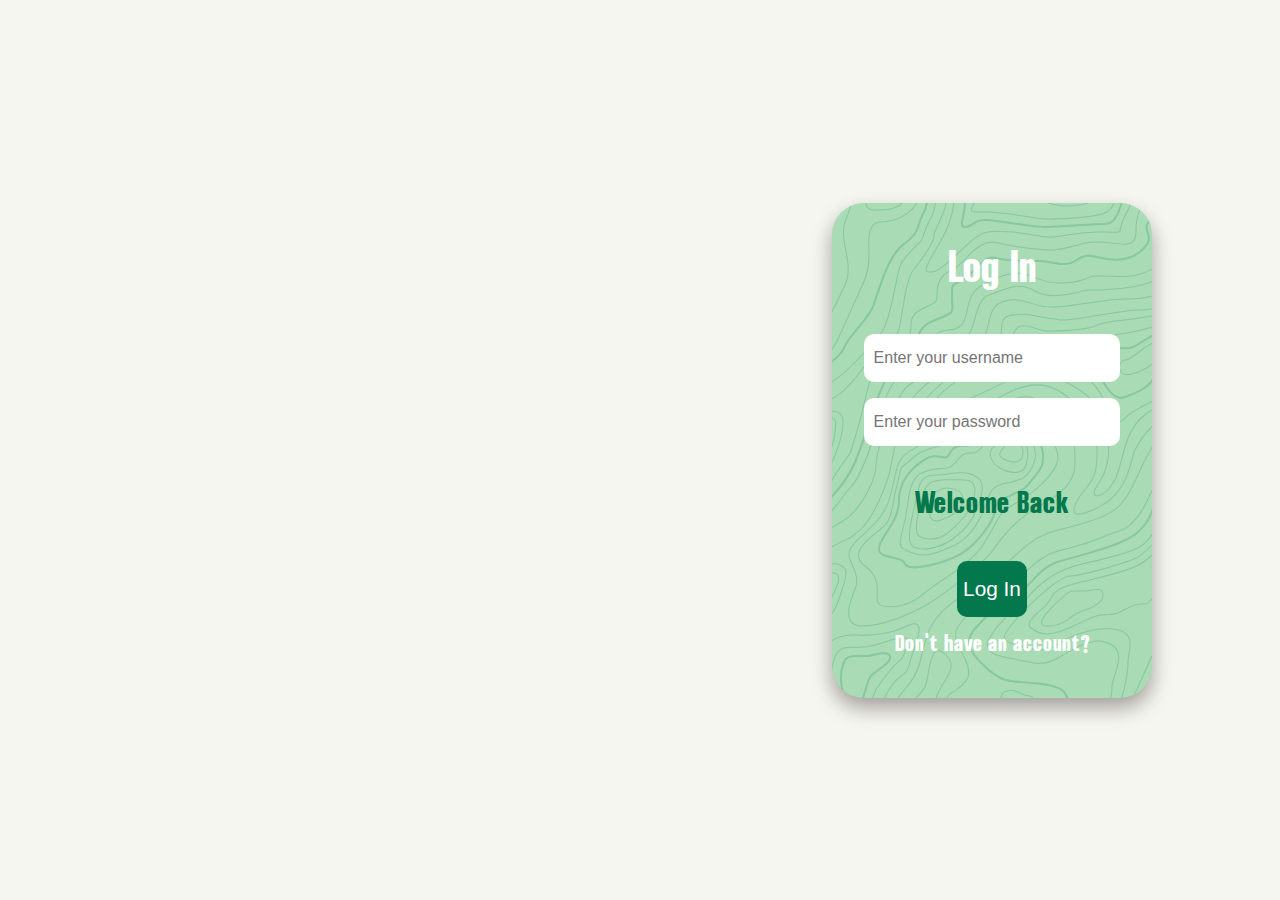
<file: index.html>
<html lang="en">
<head>
    <meta charset="UTF-8">
    <meta name="viewport" content="width=device-width, initial-scale=1.0">
    <title>Home</title>
    <link rel="stylesheet" href="style.css">
</head>
<body>

    <div id="wrapper">
    
        <div id="form" class="slideInLeft">

            <h1 class="transitionIn">Log In</h1>
            
                <div id="inputFields">
                    <input id="nameBox" type="text" class="inputBox" placeholder="Enter your username" required>
                    <input type="password" class="inputBox" id="password" placeholder="Enter your password" required>
                </div>

            <div><p id="counter">Welcome Back</p></div>

            <div id="EnterButtons">
                <button class="button" id="logIn">Log In</button>
                
                <p><a href="signUp.html">Don't have an account?</a></p>
            </div>

        </div>

    </div>

    <script src="index.js"></script>
</body>
</html>
</file>
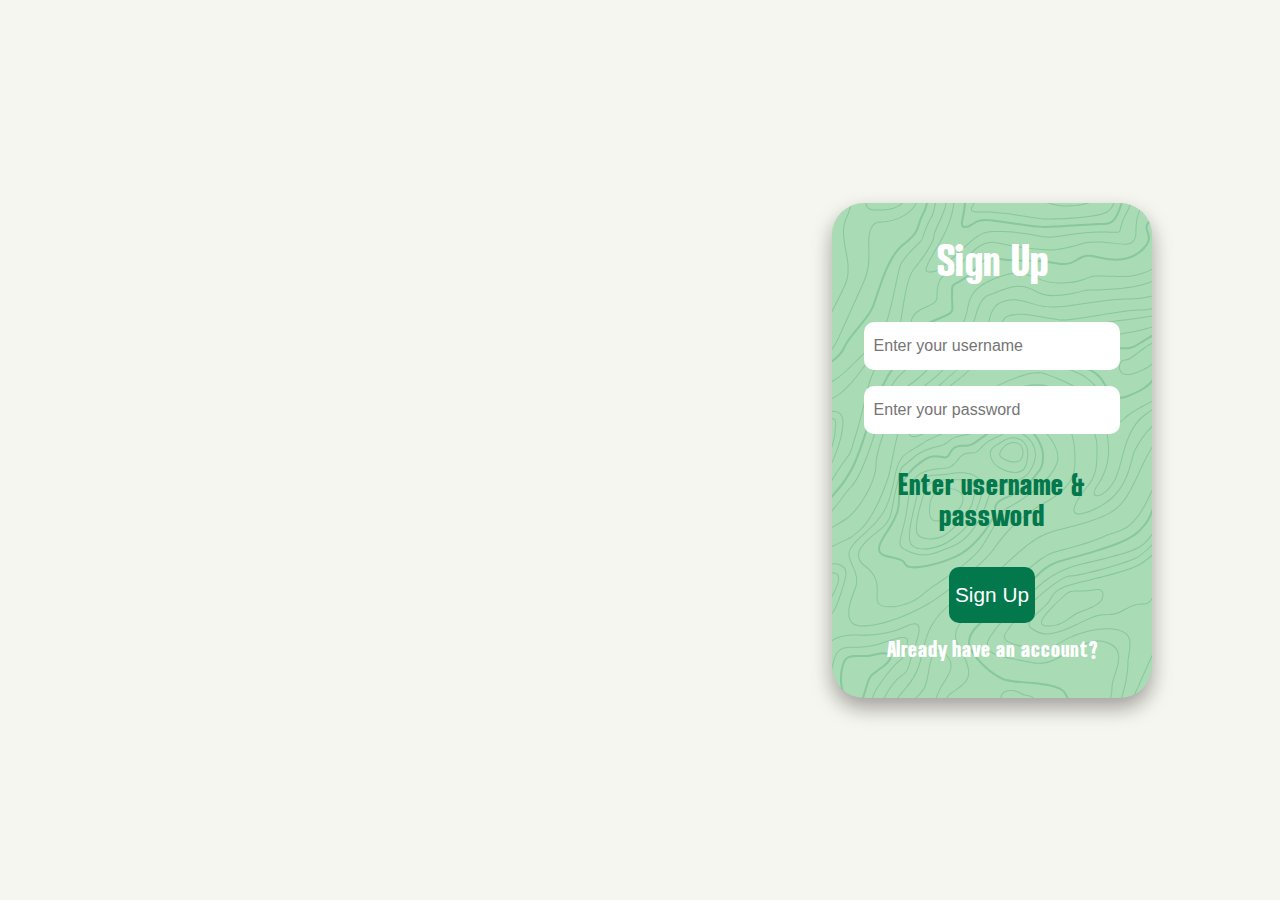
<file: signUp.html>
<html lang="en">
<head>
    <meta charset="UTF-8">
    <meta name="viewport" content="width=device-width, initial-scale=1.0">
    <title>sign Up</title>
    <link rel="stylesheet" href="style.css">
</head>
<body>

    <div id="wrapper">
    
        <div id="form" class="slideInLeft">

            <h1 class="transitionIn" >Sign Up</h1>
            
                <div id="inputFields">

                    <input id="nameBox" type="text" class="inputBox" placeholder="Enter your username" required>
                    <input type="password" class="inputBox" id="password" placeholder="Enter your password" required>

                </div>


                <div>
                    <p id="counter">Enter username & password</p>
                </div> 

                <div id="EnterButtons">

                    <button class="button" id="signUp">Sign Up</button>
                    <p><a href="index.html">Already have an account?</a></p>

                </div>
        </div>
    </div>
    <script src="index.js"></script>
</body>
</html>
</file>
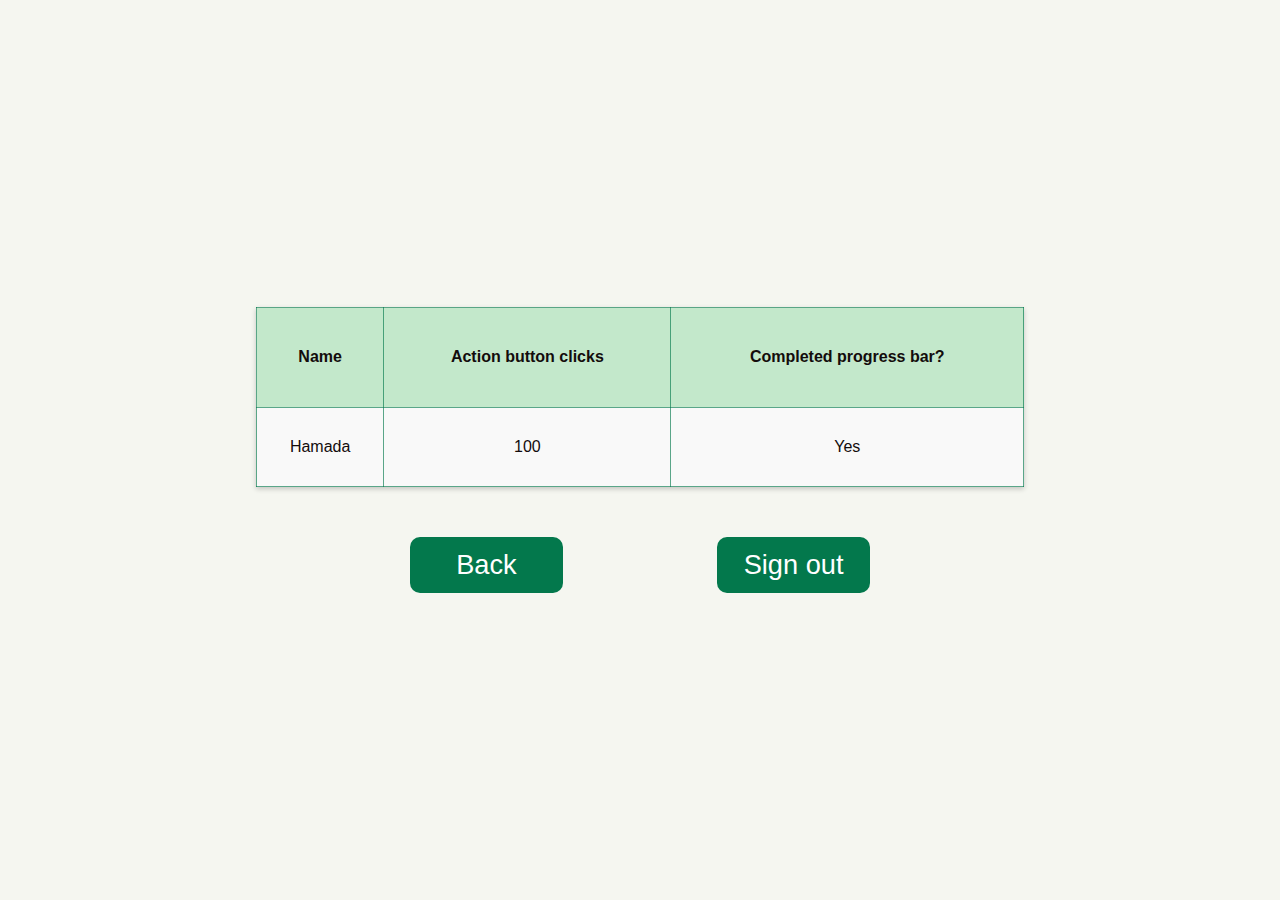
<file: table.html>
<!DOCTYPE html>
<html lang="en">
<head>
    <meta charset="UTF-8">
    <meta name="viewport" content="width=device-width, initial-scale=1.0">
    <title>User Information</title>
    <link rel="stylesheet" href="style.css">
</head>
<body id="tableInfo">


    <div id="tableContainer">

        <table class="user-info">
            <tr>
                <th>Name</th>
                <th>Action button clicks</th>
                <th>Completed progress bar?</th>
            </tr>
            <tr>
                <td id="tableName">Hamada</td>
                <td id="tableBtnClicks">100</td>
                <td id="tableProgressBar">Yes</td>
            </tr>
        </table>

        <div id="backBtn">
            <button class="button" id="trackerBtn">Back</button>
            <button class="button" id="signOut">Sign out</button>
        </div>
        
    </div>
    <script src="index.js"></script>
</body>
</html>
</file>
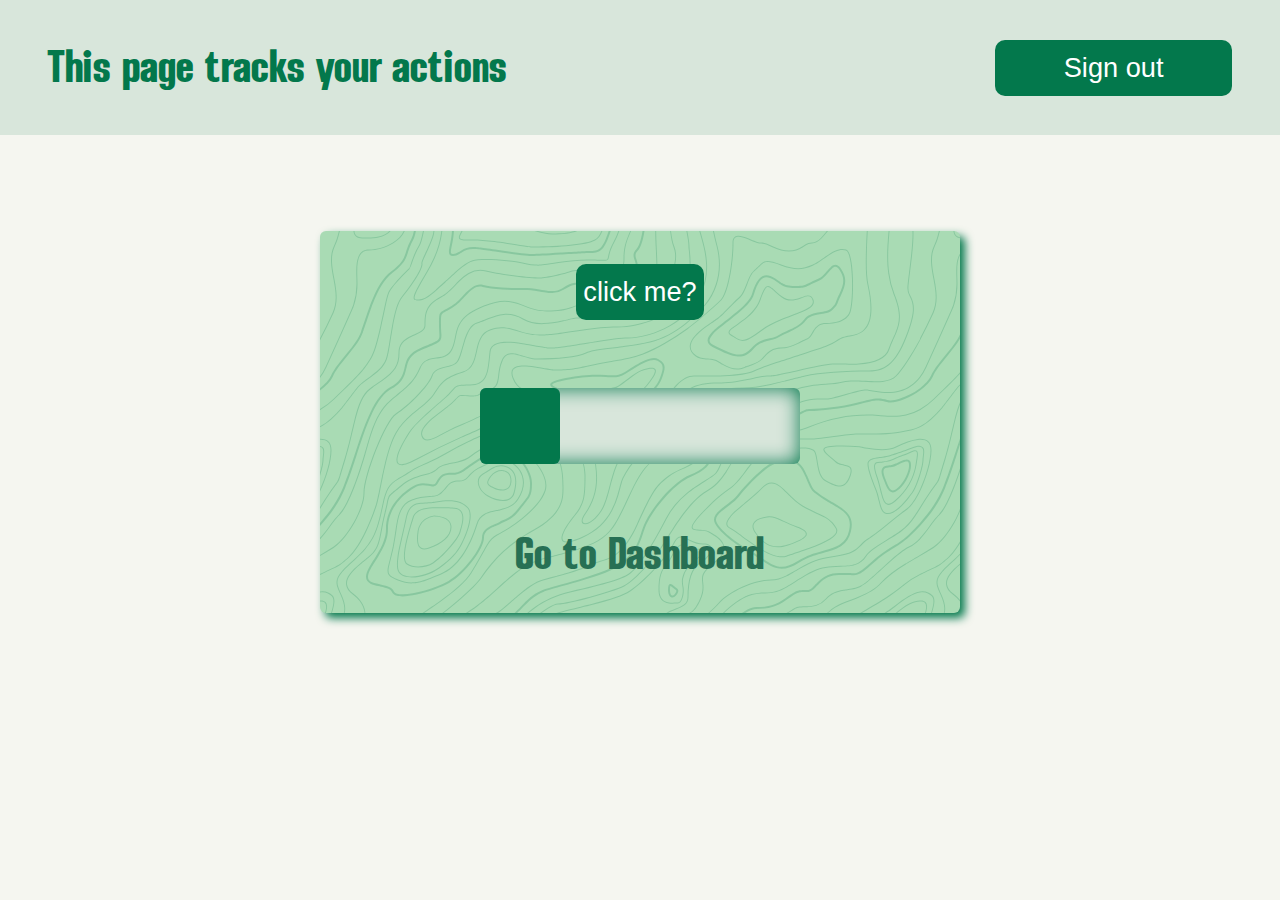
<file: tracker.html>
<!DOCTYPE html>
<html lang="en">
<head>
    <meta charset="UTF-8">
    <meta name="viewport" content="width=device-width, initial-scale=1.0">
    <title>Tracker</title>
    <link rel="stylesheet" href="style.css">
</head>
<body id="trackerPage">

    <header>

        <p id="headerP">This page tracks your actions</p>
        <button class="button" id="signOut">Sign out</button>

    </header>

    <div id="trackingBox">

        <div id="actionContent">

            <div id="trackBtns">

                <button class="button" id="actionBtn">click me?</button>

                <div id="progressBar">
                    <div id="fillBar">
                        <p id="barProgress"></p>
                    </div>
                </div>
                
                <p><a id="linkInfo" href="table.html">Go to Dashboard</a></p>
            </div>

        </div>
        
        <p id="counter" ></p>
        
    </div>
    <script src="index.js"></script>
</body>
</html>
</file>
<file: style.css>
* {
    box-sizing: border-box;
  }

@font-face {
    font-family: Qhineta;
    src:url(QhinetaRegular.ttf);
}

@keyframes transitionIn{
    from{
        opacity: 0;
        transform: rotateX(-10deg);
    }
    to{
        opacity: 1;
        transform: rotateX(0);
    }
}

html, body{
    overflow-x: hidden; 
    margin: 0;
    background-color: #f5f6f0;
    font-family: Qhineta, 'Segoe UI', Tahoma, Geneva, Verdana, sans-serif;;
    height: 100%;
}

#wrapper{
    display: flex;
    height: 100%;
    justify-content: flex-end;
    align-items: center; 
}

.button{
    background-color: #03784C;
    border: none;
    font-family:'Gill Sans', 'Gill Sans MT', Calibri, 'Trebuchet MS', sans-serif;
    border-radius: 10px;
    font-size: 1.3rem;
    min-width: 20%;
    min-height: 3.5rem;
    text-align: center;
    flex-shrink: 1;
    transition: all 0.3s;
}

.button:hover{
    cursor: pointer;
    background-color: #03633e;
    transform: translatey(-5px);
    box-shadow: inset 0px 0px 20px 0px #03ab6b, 0 5px 10px #024f31;
}

.inputBox{
    padding: 0.6em;
    font-family:'Segoe UI', Tahoma, Geneva, Verdana, sans-serif;
    border: none;
    outline: none;
    border-radius: 10px;
    min-height: 3rem;
    font-size: 1rem;
    color: #130c0c;
}

#linkInfo{
    font-size: 3rem;
    color: #277054;
    
}

#linkInfo:hover{
    color: #130c0c;
    text-decoration: underline;
}

p, .button, h1, a{
    color: #ffffff;
    font-weight: lighter;
}

#counter{
    text-align: center;
    padding: 0 2em;
    font-size: 2rem;
}

#barProgress{
    font-size: 2rem;
}

#form{
    display: flex;
    flex-direction: column;
    justify-content: space-evenly;
    width: 25%;
    height: 55%;
    border-radius: 2rem;
    background-color: #a9dbb4;
    background-image: url("data:image/svg+xml,%3Csvg xmlns='http://www.w3.org/2000/svg' width='600' height='600' viewBox='0 0 600 600'%3E%3Cpath fill='%2303784c' fill-opacity='0.2' d='M600 325.1v-1.17c-6.5 3.83-13.06 7.64-14.68 8.64-10.6 6.56-18.57 12.56-24.68 19.09-5.58 5.95-12.44 10.06-22.42 14.15-1.45.6-2.96 1.2-4.83 1.9l-4.75 1.82c-9.78 3.75-14.8 6.27-18.98 10.1-4.23 3.88-9.65 6.6-16.77 8.84-1.95.6-3.99 1.17-6.47 1.8l-6.14 1.53c-5.29 1.35-8.3 2.37-10.54 3.78-3.08 1.92-6.63 3.26-12.74 5.03a384.1 384.1 0 0 1-4.82 1.36c-2.04.58-3.6 1.04-5.17 1.52a110.03 110.03 0 0 0-11.2 4.05c-2.7 1.15-5.5 3.93-8.78 8.4a157.68 157.68 0 0 0-6.15 9.2c-5.75 9.07-7.58 11.74-10.24 14.51a50.97 50.97 0 0 1-4.6 4.22c-2.33 1.9-10.39 7.54-11.81 8.74a14.68 14.68 0 0 0-3.67 4.15c-1.24 2.3-1.9 4.57-2.78 8.87-2.17 10.61-3.52 14.81-8.2 22.1-4.07 6.33-6.8 9.88-9.83 12.99-.47.48-.95.96-1.5 1.48l-3.75 3.56c-1.67 1.6-3.18 3.12-4.86 4.9a42.44 42.44 0 0 0-9.89 16.94c-2.5 8.13-2.72 15.47-1.76 27.22.47 5.82.51 6.36.51 8.18 0 10.51.12 17.53.63 25.78.24 4.05.56 7.8.97 11.22h.9c-1.13-9.58-1.5-21.83-1.5-37 0-1.86-.04-2.4-.52-8.26-.94-11.63-.72-18.87 1.73-26.85a41.44 41.44 0 0 1 9.65-16.55c1.67-1.76 3.18-3.27 4.83-4.85.63-.6 3.13-2.96 3.75-3.57a71.6 71.6 0 0 0 1.52-1.5c3.09-3.16 5.86-6.76 9.96-13.15 4.77-7.42 6.15-11.71 8.34-22.44.86-4.21 1.5-6.4 2.68-8.6.68-1.25 1.79-2.48 3.43-3.86 1.38-1.15 9.43-6.8 11.8-8.72 1.71-1.4 3.26-2.81 4.7-4.3 2.72-2.85 4.56-5.54 10.36-14.67a156.9 156.9 0 0 1 6.1-9.15c3.2-4.33 5.9-7.01 8.37-8.07 3.5-1.5 7.06-2.77 11.1-4.02a233.84 233.84 0 0 1 7.6-2.2l2.38-.67c6.19-1.79 9.81-3.16 12.98-5.15 2.14-1.33 5.08-2.33 10.27-3.65l6.14-1.53c2.5-.63 4.55-1.2 6.52-1.82 7.24-2.27 12.79-5.06 17.15-9.05 4.05-3.72 9-6.2 18.66-9.9l4.75-1.82c1.87-.72 3.39-1.31 4.85-1.91 10.1-4.15 17.07-8.32 22.76-14.4 6.05-6.45 13.95-12.4 24.49-18.92 1.56-.96 7.82-4.6 14.15-8.33v-64.58c-4 8.15-8.52 14.85-12.7 17.9-2.51 1.82-5.38 4.02-9.04 6.92a1063.87 1063.87 0 0 0-6.23 4.98l-1.27 1.02a2309.25 2309.25 0 0 1-4.87 3.9c-7.55 6-12.9 10.05-17.61 13.19-3.1 2.06-3.86 2.78-8.06 7.13-5.84 6.07-11.72 8.62-29.15 10.95-11.3 1.5-20.04 4.91-30.75 11.07-1.65.94-7.27 4.27-6.97 4.1-2.7 1.58-4.69 2.69-6.64 3.66-5.63 2.8-10.47 4.17-15.71 4.17-17.13 0-41.44 11.51-51.63 22.83-12.05 13.4-31.42 27.7-45.25 31.16-7.4 1.85-11.85 7.05-14.04 14.69-1.26 4.4-1.58 8.28-1.58 13.82 0 .82.01.98.24 3.63.45 5.18.35 8.72-.77 13.26-1.53 6.2-4.89 12.6-10.59 19.43-13.87 16.65-22.88 46.58-22.88 71.68 0 2.39.02 4.26.06 8.75.12 10.8.1 15.8-.22 21.95-.56 11.18-2.09 20.73-5 29.3h-1.05c2.94-8.56 4.49-18.12 5.05-29.35.31-6.13.34-11.1.22-21.9-.04-4.48-.06-6.36-.06-8.75 0-25.32 9.07-55.47 23.12-72.32 5.6-6.72 8.88-12.99 10.38-19.03 1.09-4.4 1.18-7.85.74-12.93-.23-2.7-.24-2.86-.24-3.72 0-5.62.32-9.57 1.62-14.1 2.28-7.95 6.97-13.44 14.76-15.39 13.6-3.4 32.82-17.59 44.75-30.84C409 360.14 433.58 348.5 451 348.5c5.07 0 9.77-1.33 15.26-4.07 1.93-.96 3.9-2.05 6.58-3.62-.3.18 5.33-3.16 6.98-4.11 10.82-6.21 19.66-9.67 31.11-11.2 17.23-2.3 22.9-4.75 28.57-10.64 4.25-4.41 5.04-5.16 8.22-7.28 4.68-3.11 10.01-7.14 17.55-13.14a1113.33 1113.33 0 0 0 4.86-3.89l1.28-1.02a4668.54 4668.54 0 0 1 6.23-4.98c3.67-2.9 6.55-5.12 9.07-6.95 4.37-3.19 9.16-10.56 13.29-19.4v66.9zm0-116.23c-.62.01-1.27.06-1.95.13-6.13.63-13.83 3.45-21.83 7.45-3.64 1.82-8.46 2.67-14.17 2.71-4.7.04-9.72-.47-14.73-1.33-1.7-.3-3.26-.61-4.67-.93a31.55 31.55 0 0 0-3.55-.57 273.4 273.4 0 0 0-16.66-.88c-10.42-.16-17.2.74-17.97 2.73-.38.97.6 2.55 3.03 4.87 1.01.97 2.22 2.03 4.04 3.55a1746.07 1746.07 0 0 0 4.79 4.02c1.39 1.2 3.1 1.92 5.5 2.5.7.16.86.2 2.64.54 3.53.7 5.03 1.25 6.15 2.63 1.41 1.76 1.4 4.54-.15 8.88-2.44 6.83-5.72 10.05-10.19 10.33-3.63.23-7.6-1.29-14.52-5.06-4.53-2.47-6.82-7.3-8.32-15.26-.17-.87-.32-1.78-.5-2.86l-.43-2.76c-1.05-6.58-1.9-9.2-3.73-10.11-.81-.4-1.59-.74-2.36-1-2.27-.77-4.6-1.02-8.1-.92-2.29.07-14.7 1-13.77.93-20.55 1.37-28.8 5.05-37.09 14.99a133.07 133.07 0 0 0-4.25 5.44l-2.3 3.09-2.51 3.32c-4.1 5.36-7.06 8.48-10.39 11.12-.65.52-1.33 1.04-2.13 1.62l-4.11 2.94a106.8 106.8 0 0 0-5.16 3.99c-4.55 3.74-9.74 8.6-16.25 15.38-8.25 8.58-11.78 13.54-11.7 15.95.07 1.65 1.64 2.11 6.79 2.38 1.61.09 2.15.12 2.98.2 2.95.24 5.09.73 6.81 1.68 7.48 4.15 11.63 7.26 13.95 11.58 3.3 6.15.8 12.88-8.89 20.26-8.28 6.3-11.1 10.37-11.31 14.96-.06 1.17 0 1.93.26 4.43.69 6.47.25 10.65-2.8 17.42a44.23 44.23 0 0 1-4.16 7.53c-2.82 3.97-5.47 5.74-10.6 7.69-.43.16-3.34 1.23-4.27 1.59-1.8.68-3.38 1.36-5.01 2.14-4.18 2-8.4 4.6-13.1 8.24-8.44 6.51-13.23 14.56-15.98 25.06-1.1 4.2-1.55 6.81-2.8 15.21-1.26 8.6-2.17 12.64-4.08 16.55-2.1 4.28-11.93 26.59-12.97 28.88a382.7 382.7 0 0 1-6.37 13.41c-4.07 8.11-7.61 14.07-10.73 17.81-5.38 6.46-8.98 14.37-13.77 28.42a810.14 810.14 0 0 0-1.89 5.6c-1.8 5.35-2.96 8.6-4.26 11.85-6.13 15.32-25.43 26.31-46.46 26.31-11.2 0-20.58-2.74-31.02-8.55-5.6-3.13-4.55-2.42-22.26-14.54-14.33-9.8-17.7-10.73-20.47-6.9-.37.5-1.81 2.74-1.83 2.77a52.24 52.24 0 0 1-4.94 5.9c-.73.79-5.52 5.87-6.97 7.45-2.38 2.6-4.3 4.81-5.98 6.93a45.6 45.6 0 0 0-5.08 7.66c-1.29 2.57-1.9 5.25-2.66 10.6a997.6 997.6 0 0 1-.46 3.18h-1l.47-3.32c.77-5.45 1.4-8.2 2.75-10.9a46.54 46.54 0 0 1 5.2-7.84c1.7-2.14 3.63-4.38 6.03-6.98 1.45-1.59 6.24-6.68 6.96-7.46a51.58 51.58 0 0 0 4.84-5.78s1.47-2.26 1.86-2.8c3.25-4.5 7.08-3.44 21.84 6.67 17.67 12.08 16.62 11.38 22.19 14.48 10.3 5.73 19.5 8.43 30.53 8.43 20.65 0 39.57-10.77 45.54-25.69a219.7 219.7 0 0 0 4.24-11.8 6752.32 6752.32 0 0 0 1.88-5.6c4.83-14.16 8.47-22.14 13.96-28.73 3.05-3.66 6.56-9.57 10.6-17.61 1.97-3.93 4.04-8.31 6.35-13.38 1.03-2.28 10.88-24.61 12.98-28.91 1.85-3.79 2.75-7.76 4-16.25 1.24-8.44 1.7-11.07 2.81-15.32 2.8-10.7 7.71-18.94 16.33-25.6a73.18 73.18 0 0 1 13.29-8.35c1.66-.8 3.27-1.48 5.08-2.18.94-.36 3.86-1.43 4.28-1.59 4.95-1.88 7.44-3.55 10.14-7.33 1.35-1.9 2.68-4.3 4.06-7.37 2.97-6.58 3.39-10.59 2.72-16.9a27.13 27.13 0 0 1-.27-4.58c.22-4.94 3.21-9.24 11.7-15.7 9.33-7.11 11.66-13.34 8.62-19-2.2-4.09-6.25-7.12-13.55-11.17-1.57-.88-3.6-1.33-6.42-1.57-.8-.07-1.34-.1-2.95-.19-5.77-.3-7.63-.85-7.72-3.34-.1-2.81 3.5-7.87 11.97-16.69 6.53-6.8 11.75-11.69 16.33-15.45 1.79-1.47 3.42-2.72 5.2-4.03l4.12-2.94c.79-.58 1.46-1.08 2.1-1.59 3.26-2.6 6.16-5.65 10.21-10.94a383.2 383.2 0 0 0 2.5-3.32l2.31-3.09c1.8-2.39 3.04-4 4.29-5.48 8.47-10.17 16.98-13.96 37.27-15.3-.44.02 12-.9 14.32-.98 3.62-.1 6.05.16 8.46.98.8.27 1.62.62 2.47 1.04 2.27 1.14 3.17 3.87 4.27 10.85l.44 2.76c.17 1.07.33 1.97.5 2.83 1.44 7.69 3.62 12.29 7.8 14.57 6.76 3.68 10.6 5.15 13.99 4.94 4-.25 6.99-3.17 9.3-9.67 1.45-4.04 1.46-6.49.32-7.92-.9-1.12-2.28-1.62-5.57-2.27a55.8 55.8 0 0 1-2.67-.55c-2.54-.6-4.39-1.4-5.93-2.71a252.63 252.63 0 0 0-4.78-4.01 84.35 84.35 0 0 1-4.08-3.6c-2.73-2.6-3.86-4.43-3.28-5.95 1.02-2.64 7.82-3.54 18.93-3.37a230.56 230.56 0 0 1 16.73.88c2.76.39 3.2.49 3.68.6 1.4.3 2.95.62 4.62.91a82.9 82.9 0 0 0 14.56 1.32c5.56-.04 10.24-.86 13.73-2.6 8.1-4.05 15.89-6.9 22.17-7.56.7-.07 1.4-.11 2.05-.13v1zm0-100.94v1.5c-8.62 16.05-17.27 29.55-23.65 35.92-3.19 3.2-7.62 4.9-13.54 5.56-4.45.48-8.28.4-19.18-.2-9.91-.55-15.32-.44-20.52.78a84.05 84.05 0 0 1-15 2.11l-2.25.14c-12.49.75-19.37 1.78-32.72 5.74-4.5 1.33-9.27 2.49-14.3 3.48a246.27 246.27 0 0 1-32.6 3.97c-7.56.45-13.21.57-20.24.57-5.4 0-11.9 1.61-18 5.18-8.3 4.87-15.06 12.87-19.53 24.5a68.57 68.57 0 0 1-4.56 9.8c-3.6 6.2-6.92 8.99-13.38 12.18l-4.03 1.96a64.48 64.48 0 0 0-15.16 10.25c-8.2 7.33-13.72 16.63-22.54 35.6l-2.08 4.49c-7.3 15.7-11.5 23.3-17.35 29.87-7.7 8.66-20.25 14.42-40.31 20.08-4.37 1.23-19.04 5.08-19.24 5.13-6.92 1.87-11.68 3.34-15.63 4.92-10.55 4.22-18.71 10.52-36.38 26.52l-1.7 1.54c-8.58 7.76-13.41 11.9-18.81 15.88-3.95 2.9-8 5.67-12.97 8.91-2.06 1.34-10.3 6.6-12.33 7.94-11.52 7.5-18.53 13.04-24.62 20.08a62.01 62.01 0 0 0-6.44 8.85c-4.13 6.91-6.27 13.15-9.2 25.11l-1.54 6.26c-.6 2.45-1.15 4.54-1.72 6.58-2.97 10.7-6.9 17.36-14.78 26.91L69.6 491a148.51 148.51 0 0 0-4.19 5.3 23.9 23.9 0 0 0-3.44 6.28c-1.16 3.23-1.52 5.9-1.87 11.94-.58 10.05-1.42 15.04-4.63 22.67-1.57 3.72-5.66 14.02-6.41 15.8a73.46 73.46 0 0 1-3.57 7.4c-2.88 5.14-6.71 10.12-13.12 16.95-5.96 6.36-8.87 10.9-10.61 16a56.88 56.88 0 0 0-1.38 4.82l-.46 1.84h-1.03l.52-2.08c.52-2.09.92-3.49 1.4-4.9 1.8-5.25 4.78-9.9 10.84-16.36 6.35-6.78 10.13-11.7 12.97-16.77a72.5 72.5 0 0 0 3.52-7.29c.75-1.76 4.84-12.06 6.4-15.8 3.17-7.5 3.99-12.4 4.56-22.33.35-6.14.72-8.88 1.93-12.23a24.9 24.9 0 0 1 3.58-6.54c1.27-1.7 2.6-3.37 4.22-5.34l4.11-4.95c7.8-9.46 11.66-16 14.59-26.54.56-2.04 1.1-4.12 1.71-6.56l1.53-6.26c2.96-12.04 5.13-18.36 9.32-25.39 1.84-3.08 4-6.05 6.54-8.99 6.17-7.12 13.24-12.7 24.83-20.26 2.05-1.33 10.28-6.6 12.33-7.94 4.96-3.22 9-5.98 12.92-8.87 5.37-3.95 10.19-8.08 18.74-15.82l1.7-1.54c17.76-16.09 25.98-22.43 36.67-26.7 4-1.6 8.8-3.09 15.75-4.96.21-.06 14.87-3.9 19.22-5.13 19.9-5.61 32.32-11.31 39.85-19.78 5.76-6.48 9.93-14.02 17.18-29.64l2.09-4.5c8.87-19.07 14.44-28.46 22.77-35.9a65.48 65.48 0 0 1 15.38-10.4l4.04-1.97c6.3-3.1 9.47-5.77 12.96-11.77a67.6 67.6 0 0 0 4.48-9.67c4.56-11.84 11.47-20.02 19.97-25 6.25-3.66 12.93-5.32 18.5-5.32 7.01 0 12.65-.12 20.17-.57a245.3 245.3 0 0 0 32.47-3.96c5-.98 9.75-2.13 14.22-3.45 13.43-3.98 20.38-5.02 32.94-5.78l2.24-.14c5.76-.37 9.8-.9 14.85-2.09 5.31-1.25 10.79-1.35 22.6-.7 9.04.5 12.84.58 17.21.1 5.71-.62 9.94-2.26 12.95-5.26 6.44-6.45 15.3-20.37 24.35-36.72zm0 450.21c-1.28-4.6-2.2-10.55-3.33-20.25l-.24-2.04-.23-2.03c-1.82-15.7-3.07-21.98-5.55-24.47-2.46-2.46-3.04-5.03-2.52-8.64.1-.6.18-1.1.39-2.15.69-3.54.77-5.04.08-6.84-.91-2.38-3.31-4.41-7.79-6.26-5.08-2.09-6.52-4.84-4.89-8.44.66-1.45 1.79-3.02 3.52-5.01 1.04-1.2 5.48-5.96 5.08-5.53 6.15-6.7 8.98-11.34 8.98-16.48a15.2 15.2 0 0 1 6.5-12.89v1.26a14.17 14.17 0 0 0-5.5 11.63c0 5.47-2.93 10.29-9.24 17.16.38-.42-4.04 4.33-5.07 5.5-1.67 1.93-2.75 3.43-3.36 4.77-1.37 3.04-.23 5.22 4.36 7.1 4.71 1.95 7.32 4.16 8.34 6.83.78 2.04.7 3.67-.03 7.4-.2 1.03-.3 1.51-.38 2.09-.48 3.33.03 5.59 2.23 7.8 2.74 2.74 3.98 8.96 5.84 25.06l.24 2.03.23 2.04c.82 7.01 1.53 12.06 2.34 16.03v4.33zm0-62.16c-1.4-3.13-4.43-9.9-4.95-11.17-1.02-2.53-1.25-3.8-.91-5.18.2-.84 2.05-4.68 2.32-5.33a70.79 70.79 0 0 0 3.54-11.2v3.99a62.82 62.82 0 0 1-2.62 7.6c-.31.75-2.09 4.46-2.27 5.18-.28 1.12-.08 2.22.87 4.57.41 1.02 2.5 5.7 4.02 9.09v2.45zm0-85.09c-1.65 1.66-3.66 2.9-6.4 4.13-.25.1-13.97 5.47-20.4 8.43-9.35 4.32-16.7 5.9-23.03 5.25-5.08-.53-9.02-2.25-14.77-5.92l-3.2-2.07a77.4 77.4 0 0 0-5.44-3.27c-4.05-2.18-3.25-5.8 1.47-10.47 3.71-3.68 9.6-7.93 18.73-13.8l4.46-2.82c17.95-11.33 18.22-11.5 22.27-14.74 11.25-9 19.69-14.02 26.31-15.1v1.02c-6.37 1.1-14.62 6-25.69 14.86-4.1 3.28-4.34 3.44-22.36 14.8a652.4 652.4 0 0 0-4.45 2.83c-9.07 5.83-14.92 10.05-18.57 13.66-4.31 4.28-4.95 7.13-1.7 8.88 1.7.91 3.29 1.88 5.5 3.3l3.2 2.08c5.64 3.59 9.45 5.25 14.34 5.76 6.13.64 13.32-.9 22.52-5.15 6.46-2.98 20.18-8.35 20.4-8.44 3.04-1.37 5.1-2.71 6.81-4.69v1.47zm0-41.37v1c-6.56.26-12.11 3.13-19.71 9.08l-4.63 3.68a51.87 51.87 0 0 1-4.4 3.14c-.82.52-5.51 3.33-6.22 3.76-3.31 2-6.15 3.8-8.87 5.6a112.61 112.61 0 0 0-8.16 5.92c-4.61 3.72-7.4 6.9-7.97 9.35-.63 2.67 1.48 4.53 7.05 5.46 10.7 1.78 20.92-.05 30.45-4.65a61.96 61.96 0 0 0 17.1-12.2 41.8 41.8 0 0 0 5.36-7.42v1.92a38.94 38.94 0 0 1-4.64 6.19 62.95 62.95 0 0 1-17.39 12.41c-9.7 4.68-20.13 6.55-31.05 4.73-6.06-1-8.65-3.29-7.85-6.67.64-2.74 3.53-6.05 8.31-9.9 2.35-1.9 5.1-3.88 8.24-5.97 2.73-1.82 5.58-3.61 8.9-5.62.72-.44 5.4-3.24 6.22-3.75 1.26-.8 2.6-1.76 4.3-3.09.8-.62 3.9-3.1 4.63-3.67 7.77-6.1 13.49-9.04 20.33-9.3zm0-154.6v1c-1.75-.24-4.3.23-7.82 1.55-10.01 3.75-13.8 5.07-19.15 6.76-1.78.56-2.63.83-3.87 1.24-1.48.5-3.16.76-6.74 1.16a1550.34 1550.34 0 0 0-2.64.3c-7.8.94-11.28 2.47-11.28 6.07 0 4.45 2.89 13.18 7.96 25.81a57.34 57.34 0 0 1 2.33 7.6 258.32 258.32 0 0 1 .84 3.46c1.86 7.62 3.17 10.71 5.56 11.67 2.21.88 4.7.6 7.47-.72 3.48-1.69 7.22-4.94 11.2-9.47 1.52-1.7 2.97-3.49 4.59-5.57l3.16-4.1c2.59-3.23 6.07-12.21 8.39-20.23v3.45c-2.29 7.2-5.27 14.5-7.61 17.41-.44.55-2.67 3.46-3.15 4.09-1.63 2.1-3.1 3.9-4.62 5.62-4.08 4.61-7.9 7.94-11.53 9.7-2.99 1.44-5.77 1.75-8.28.74-2.84-1.13-4.2-4.34-6.15-12.35a2097.48 2097.48 0 0 1-.84-3.46c-.8-3.2-1.47-5.45-2.28-7.46-5.14-12.8-8.04-21.55-8.04-26.19 0-4.37 3.84-6.06 12.16-7.07a160.9 160.9 0 0 1 2.65-.3c3.5-.39 5.15-.64 6.53-1.1 1.26-.42 2.1-.7 3.88-1.26 5.34-1.68 9.11-3 19.1-6.74 3.53-1.32 6.22-1.84 8.18-1.61zM0 292c10.13-11.31 18.13-23.2 23.07-35.39 3.3-8.14 6.09-16.12 10.81-30.55l1.59-4.84c6.53-19.94 10.11-29.82 14.77-39.56 6.07-12.72 12.55-21.18 20.27-25.54 6.66-3.76 10.2-7.86 12.22-13.15a46.6 46.6 0 0 0 1.86-6.58c1.23-5.2 2.05-7.59 3.93-10.36 2.45-3.62 6.27-6.53 12.1-8.96 15.78-6.58 16.73-7.04 18.05-9.01.65-.98.83-2.15.74-4.51-.03-.73-.23-3.82-.24-4A93.8 93.8 0 0 1 119 94c0-10.04.18-11.37 2.37-13.15.52-.42 1.13-.8 2.07-1.3.27-.14 2.18-1.12 2.84-1.48a68.4 68.4 0 0 0 9.12-5.87c2.06-1.54 2.64-2.14 8.01-7.93 3.78-4.09 6.21-6.36 8.96-8.12 3.64-2.33 7.2-3.12 10.9-2.11 4.4 1.2 10.81 2 18.78 2.46 6.9.4 12.9.5 21.95.5 4.87 0 8.97.47 15.4 1.57 7.77 1.33 9.3 1.54 12.38 1.54 4.05 0 7.43-.88 10.68-2.95 5.06-3.22 8.11-4.67 11.2-5.2 3.62-.64 4.77-.46 16.55 2.06 17.26 3.7 30.85 1.36 41.06-9.7 5.1-5.53 5.48-8.9 3.48-14.8-.83-2.42-1.03-3.1-1.17-4.3-.29-2.52.5-4.71 2.71-6.93 2.65-2.65 4.72-9.17 6.22-18.29h2.03c-1.56 9.71-3.77 16.65-6.83 19.7-1.79 1.8-2.36 3.39-2.14 5.28.11 1 .3 1.63 1.07 3.9 2.22 6.53 1.76 10.66-3.9 16.8-10.77 11.66-25.07 14.13-42.95 10.3-11.42-2.45-12.55-2.62-15.78-2.06-2.77.48-5.62 1.84-10.47 4.92a20.93 20.93 0 0 1-11.76 3.27c-3.25 0-4.81-.22-12.73-1.57C212.74 59.46 208.73 59 204 59c-9.1 0-15.11-.1-22.07-.5-8.09-.47-14.62-1.29-19.2-2.54-5.62-1.53-10.17 1.38-17.85 9.66-5.5 5.94-6.08 6.53-8.28 8.18a70.38 70.38 0 0 1-9.38 6.03c-.68.37-2.58 1.35-2.84 1.49-.84.44-1.35.76-1.75 1.08C121.16 83.6 121 84.8 121 94c0 1.85.06 3.54.17 5.44 0 .17.2 3.28.24 4.03.1 2.75-.13 4.29-1.08 5.71-1.67 2.5-2.27 2.8-18.95 9.74-5.48 2.29-8.99 4.96-11.2 8.24-1.71 2.51-2.47 4.73-3.64 9.7-.83 3.5-1.21 4.92-1.94 6.83-2.18 5.73-6.05 10.19-13.1 14.18-7.3 4.12-13.55 12.28-19.46 24.66-4.6 9.64-8.17 19.46-14.67 39.32l-1.58 4.84c-4.75 14.47-7.54 22.48-10.86 30.69-5.28 13.01-13.95 25.65-24.93 37.6v-2.97zm0 78v-.5l1-.01c6.32 0 7.47 5.2 4.6 13.36a60.36 60.36 0 0 1-5.6 11.3v-1.92a57.76 57.76 0 0 0 4.65-9.72c2.69-7.6 1.71-12.02-3.65-12.02-.34 0-.67 0-1 .02v-46.59a340.96 340.96 0 0 0 13.71-8.34c13.66-9.46 29.79-37.6 29.79-53.59 0-18.1 21.57-72.64 32.23-79.42 12.71-8.09 32.24-27.96 35.8-37.75 1.93-5.3 5.5-7.27 14.42-9.37 6.15-1.44 8.64-2.42 10.67-4.79 1.5-1.74 2.72-4.79 4.33-10.3.23-.78 1.9-6.68 2.43-8.46 3.62-12.08 7.3-18.49 13.47-20.39 2.5-.76 3.03-.98 9.74-3.7 7.49-3.03 11.97-4.43 17.12-4.92 6.75-.65 13.13.75 19.55 4.67 5.43 3.32 12.19 4.72 20.17 4.56 6.03-.12 12.2-1.07 19.83-2.8 1.82-.4 7.38-1.74 8.26-1.94 2.69-.6 4.34-.89 5.48-.89 4.97 0 8.93-.05 14.2-.27 7.9-.32 15.56-.92 22.75-1.88 8.5-1.14 15.9-2.73 21.88-4.82 18.9-6.62 32.64-18.3 33.67-27.59.29-2.56.4-2.96 2.79-11.11 2.33-7.95 3.21-12.93 2.72-18.23-.2-2.24-.69-4.38-1.48-6.42-1.5-3.92-2.63-9.4-3.43-16.18h.9c.77 6.47 1.89 11.72 3.47 15.82a24.93 24.93 0 0 1 1.54 6.69c.5 5.46-.4 10.54-2.77 18.6-2.36 8.06-2.47 8.47-2.74 10.95-1.09 9.75-15.1 21.68-34.33 28.41-6.06 2.12-13.52 3.72-22.09 4.87-7.22.96-14.92 1.57-22.83 1.89-5.3.21-9.27.27-14.25.27-1.04 0-2.64.27-5.26.87-.87.2-6.43 1.53-8.26 1.94-7.68 1.73-13.92 2.7-20.03 2.82-8.15.17-15.1-1.27-20.71-4.7-6.23-3.81-12.4-5.16-18.93-4.54-5.04.48-9.44 1.86-16.84 4.86-6.75 2.74-7.29 2.95-9.82 3.73-5.73 1.76-9.28 7.96-12.81 19.72-.53 1.77-2.2 7.66-2.43 8.46-1.66 5.65-2.91 8.78-4.53 10.67-2.22 2.58-4.84 3.62-12.01 5.3-7.8 1.83-11.13 3.66-12.9 8.54-3.65 10.04-23.32 30.06-36.2 38.25C65.94 190 44.5 244.2 44.5 262c0 16.34-16.3 44.78-30.22 54.41-2.14 1.48-8.24 5.12-14.28 8.68v-1.16 46.09zm0-173.7v-1.11c7.42-3.82 14.55-10.23 21.84-18.98 3.8-4.56 14.21-18.78 15.79-20.55 1.8-2.04 4.06-3.96 7.42-6.45 1.08-.8 4.92-3.57 5.49-3.99 9.36-6.85 14-11.96 15.98-19.36.8-2.98 1.54-6.78 2.46-12.3.23-1.44 2-12.46 2.56-15.79 2.87-16.77 5.73-26.79 10.07-32.1C92.46 52.43 101.5 38.13 101.5 33c0-2.54.34-3.35 6.05-15.71.68-1.49 1.25-2.74 1.77-3.93 2.5-5.75 3.9-10.04 4.14-13.36h1c-.23 3.48-1.66 7.87-4.23 13.76-.52 1.2-1.09 2.45-1.78 3.95-5.54 12.01-5.95 12.99-5.95 15.29 0 5.47-9.09 19.84-20.11 33.31-4.2 5.12-7.03 15.06-9.86 31.64-.57 3.33-2.33 14.33-2.57 15.78-.92 5.56-1.67 9.38-2.48 12.4-2.05 7.68-6.82 12.93-16.35 19.91l-5.49 3.98c-3.3 2.45-5.51 4.34-7.27 6.31-1.53 1.73-11.94 15.93-15.76 20.53-7.52 9.02-14.88 15.6-22.61 19.46zm0 361.83v-4.33c.48 2.36 1 4.35 1.6 6.15 2 6.03 4.6 8.26 8.19 6.59C28.76 557.69 43.5 542.4 43.5 527c0-16.2 6.37-31.99 17.1-46.3 1.88-2.5 3.66-4.4 5.53-6 .73-.62 1.45-1.18 2.3-1.8l2-1.43c3.68-2.68 5.32-5.28 7.08-12.59.75-3.07 1.38-5.02 4.2-13.26l.63-1.88c3.24-9.58 4.56-14.97 4.17-18.65-.48-4.43-3.8-5.23-11.3-1.64a81.12 81.12 0 0 1-9.15 3.7c-13.89 4.67-26.96 5.8-42.66 5.42l-1.95-.05-1.45-.02a39.8 39.8 0 0 0-15.05 2.96A21.81 21.81 0 0 0 0 438.37v-1.26a23.55 23.55 0 0 1 4.55-2.57 40.77 40.77 0 0 1 16.92-3.02l1.95.05c15.6.38 28.57-.75 42.32-5.37a80.12 80.12 0 0 0 9.04-3.65c8.04-3.84 12.16-2.85 12.72 2.43.42 3.89-.92 9.34-4.21 19.08l-.64 1.88c-2.8 8.2-3.43 10.15-4.16 13.18-1.82 7.52-3.59 10.34-7.47 13.16l-2 1.43c-.84.6-1.54 1.15-2.25 1.75a35.45 35.45 0 0 0-5.37 5.84c-10.61 14.15-16.9 29.74-16.9 45.7 0 15.88-15 31.45-34.29 40.45-4.3 2.01-7.39-.66-9.56-7.18-.23-.68-.44-1.39-.65-2.13zm0-62.16v-2.45l1.46 3.27c2.1 4.8 3.46 10.33 4.26 16.77.66 5.3.84 9.3 1.04 18.5.2 9.32.5 12.75 1.63 15.05 1.28 2.6 3.67 2.35 8.29-1.5 17.14-14.3 21.82-22.9 21.82-38.62 0-7.17 1.1-12.39 3.7-17.68 2.27-4.67 3.65-6.62 13.4-19.62a69.8 69.8 0 0 1 7.6-8.79 44.76 44.76 0 0 1 3.54-3.06c.38-.3.64-.52.89-.74a10.47 10.47 0 0 0 2.63-3.32 35.78 35.78 0 0 0 2.26-5.94l.37-1.2.36-1.15c.29-.91.48-1.55.66-2.16.45-1.53.74-2.68.91-3.66.38-2.2.12-3.49-.85-4.15-2.35-1.61-9.28-.24-23.8 4.94-9.54 3.4-16.12 4.17-27.85 4.26-7.71.06-10.43.4-13.25 2.12-3.48 2.12-5.84 6.4-7.58 14.26-.5 2.2-.99 4.19-1.49 5.98v-3.98l.51-2.22c1.8-8.1 4.28-12.6 8.04-14.9 3.04-1.85 5.86-2.2 13.77-2.26 11.61-.09 18.1-.84 27.51-4.2 14.93-5.32 21.95-6.71 24.7-4.83 1.38.94 1.71 2.6 1.28 5.15a33.69 33.69 0 0 1-.94 3.78l-.66 2.17-.36 1.15-.37 1.2a36.64 36.64 0 0 1-2.33 6.1c-.8 1.53-1.61 2.52-2.86 3.61l-.92.77-1.02.83c-.9.74-1.65 1.4-2.47 2.18a68.84 68.84 0 0 0-7.48 8.66c-9.7 12.93-11.07 14.87-13.31 19.46-2.52 5.15-3.59 10.22-3.59 17.24 0 16.04-4.82 24.91-22.18 39.38-5.04 4.2-8.18 4.55-9.83 1.18-1.22-2.5-1.52-5.94-1.73-15.47-.2-9.16-.38-13.15-1.03-18.4-.79-6.34-2.12-11.8-4.19-16.49L0 495.98zM379.27 0h1.04l1.5 5.26c3.28 11.56 4.89 19.33 5.26 27.8.49 11.01-1.52 21.26-6.63 31.17-7.8 15.13-20.47 26.5-36.22 34.1-12.38 5.96-26.12 9.17-36.22 9.17-6.84 0-17.24 1.38-37.27 4.62l-2.27.37c-24.5 3.99-31.65 5-37.46 5-3.49 0-4.08-.08-19.54-2.8-3.56-.64-6.32-1.1-9-1.5-20.23-2.96-31-1.2-31.96 7.86-.1.85-.18 1.72-.29 2.81l-.27 2.73c-1.1 10.9-2.02 15.73-4.31 19.96-2.9 5.34-7.77 7.95-15.63 7.95-10.2 0-12.92.6-15.5 3.17.52-.51-5.03 5.85-8.16 8.7-2.75 2.5-14.32 12.55-15.77 13.83a341.27 341.27 0 0 0-6.54 5.92c-6.97 6.49-11.81 11.76-14.6 16.15-5.92 9.3-10.48 18.04-11.69 24.08-1.66 8.3 3.67 9.54 19.02 1.21a626.23 626.23 0 0 1 44.54-21.9c3.5-1.56 14.04-6.2 15.68-6.95 5.05-2.25 8.3-3.8 10.78-5.15l1.95-1.07 2.18-1.18c1.76-.94 3.38-1.76 5-2.55 18.1-8.72 34.48-10.46 50.33-1.2 22.89 13.34 38.28 37.02 38.28 56.44 0 19.12-.73 25.13-5.18 33.2a45.32 45.32 0 0 1-4.94 7.12c-6.47 7.77-11.81 16.2-12.76 21.27-1.2 6.34 4.69 7.03 20.17-.05 13.31-6.08 22.4-14.95 28.5-26.32a80.51 80.51 0 0 0 6.1-15.13c.9-2.98 3.17-11.65 3.41-12.48a29.02 29.02 0 0 1 1.75-4.83c7.47-14.93 21.09-30.5 36.25-37.24 7.61-3.38 13-9.65 19.4-20.79.84-1.48 4.26-7.64 5.14-9.17 3.52-6.1 6.22-9.7 9.37-11.98 10.15-7.4 28.7-11.1 50.29-11.1 7.52 0 16.54-1.24 27.51-3.58a420.1 420.1 0 0 0 14.96-3.52c-1.3.33 15.54-3.98 19.42-4.89 14.15-3.33 41.07-5.01 64.11-5.01 17.36 0 27.82-9.23 38.53-38.67 6.62-18.21 6.62-26.37 2.69-34.35l-1.18-2.37A13.36 13.36 0 0 1 587.5 58c0-4.03 0-4.01 2.5-24.56.46-3.73.8-6.74 1.12-9.64.9-8.45 1.38-15.2 1.38-20.8 0-.94-.02-1.94-.04-3h1c.03 1.06.04 2.06.04 3 0 5.65-.48 12.43-1.39 20.9-.3 2.91-.66 5.93-1.11 9.66-2.5 20.45-2.5 20.47-2.5 24.44 0 1.97.45 3.57 1.45 5.68.24.51 1.16 2.35 1.17 2.36 4.06 8.24 4.06 16.68-2.65 35.13-10.84 29.8-21.63 39.33-39.47 39.33-22.96 0-49.83 1.68-63.89 4.99-3.86.9-20.69 5.2-19.4 4.88a421.05 421.05 0 0 1-14.99 3.53c-11.04 2.35-20.11 3.6-27.72 3.6-21.4 0-39.76 3.67-49.7 10.9-3 2.19-5.64 5.7-9.1 11.68-.87 1.52-4.29 7.68-5.14 9.17-6.49 11.3-12 17.71-19.86 21.2-14.9 6.63-28.38 22.03-35.75 36.77a28.17 28.17 0 0 0-1.69 4.67c-.23.8-2.5 9.49-3.4 12.5a81.48 81.48 0 0 1-6.19 15.3c-6.2 11.56-15.44 20.58-28.96 26.76-16.1 7.36-23 6.55-21.58-1.04 1-5.29 6.4-13.83 12.99-21.73a44.33 44.33 0 0 0 4.82-6.96c4.35-7.88 5.06-13.77 5.06-32.72 0-19.04-15.19-42.4-37.72-55.55-15.57-9.08-31.62-7.38-49.45 1.21a132.9 132.9 0 0 0-7.14 3.71l-1.95 1.07a158.83 158.83 0 0 1-10.85 5.19c-1.65.74-12.18 5.38-15.69 6.95a625.25 625.25 0 0 0-44.46 21.86c-15.95 8.66-22.37 7.16-20.48-2.29 1.24-6.2 5.83-15.02 11.82-24.42 2.85-4.48 7.74-9.8 14.77-16.34 1.98-1.85 4.12-3.79 6.56-5.94 1.46-1.29 13.02-11.33 15.75-13.82 3.09-2.8 8.6-9.14 8.14-8.67 2.82-2.82 5.75-3.46 16.2-3.46 7.5 0 12.04-2.43 14.75-7.42 2.2-4.07 3.11-8.84 4.2-19.59l.26-2.73.3-2.81c.56-5.42 4.47-8.5 11.23-9.6 5.44-.88 12.51-.51 21.86.86 2.7.4 5.47.86 9.04 1.49 15.33 2.7 15.96 2.8 19.36 2.8 5.73 0 12.9-1.03 37.3-5l2.27-.36c20.1-3.26 30.52-4.64 37.43-4.64 9.95 0 23.54-3.18 35.78-9.08 15.57-7.5 28.09-18.73 35.78-33.65 5.02-9.75 7-19.82 6.51-30.67-.37-8.37-1.96-16.08-5.23-27.57L379.27 0zm13.68 0h1.02c.78 3.9 1.92 8.7 3.51 14.88 3.63 14.05 3.06 27.03-.75 38.77a61 61 0 0 1-11.35 20.68 138.36 138.36 0 0 1-19.32 18.77c-11.32 9.02-23.36 15.49-35.95 18.39a258.63 258.63 0 0 1-22.57 4.07c-3.17.44-6.36.85-10.3 1.32l-9.39 1.12c-11.53 1.41-17.45 2.55-21.64 4.46-9.28 4.21-28.35 6.04-49.21 6.04-1.37 0-2.8-.12-4.3-.35-2.62-.41-5-1.03-9.14-2.29-7.34-2.21-9.63-2.75-12.63-2.56-3.9.23-6.63 2.29-8.47 6.89-1.86 4.66-2.42 7.53-3.34 14.98-1.1 8.98-2.87 12.12-9.97 14.3a40.12 40.12 0 0 0-6.8 2.66c-.63.33-1.16.64-1.76 1.02l-1.34.86c-1.9 1.14-3.86 1.49-9.25 1.49-3.2 0-8.83-.55-9.51-.39-1.22.28-.75-.14-7.14 6.24-1.5 1.5-3.49 3.18-6.32 5.37-1.52 1.18-7.16 5.43-7.94 6.03-4.96 3.78-8.33 6.6-11.06 9.38-4.88 4.98-6.85 9.15-5.56 12.7 1.34 3.67 4.07 4.42 8.9 2.82a55.72 55.72 0 0 0 7.77-3.48c1.5-.77 7.78-4.13 9.37-4.96a116.8 116.8 0 0 1 12.31-5.68 162.2 162.2 0 0 0 11.04-4.84c2.04-.97 10.74-5.16 13-6.22 4.41-2.1 8.1-3.78 11.65-5.29 17.14-7.3 29.32-9.9 37.67-6.65l5.43 2.1c2.3.88 4.17 1.62 6.02 2.38a150.9 150.9 0 0 1 13.07 6c18.34 9.63 30.35 22.13 34.79 39.87 6.96 27.85 3.6 45.53-8.08 62.4-3.97 5.75-3.52 9.2.06 8.97 4.14-.28 10.21-4.95 15.11-12.52 3.1-4.8 5.1-10.45 8.05-21.53l1.69-6.35c.66-2.47 1.24-4.52 1.83-6.5 4.93-16.56 11-27.28 21.56-34.76 7.15-5.06 23.73-15.5 25.48-16.75 6.74-4.81 10.53-9.44 14.34-18 7.74-17.44 21.09-24.34 44.47-24.34 9.36 0 17.91-1.13 29.53-3.49a624.86 624.86 0 0 0 6.2-1.28c2.4-.5 4.07-.84 5.66-1.13 4.03-.74 7.04-1.1 9.61-1.1 4.44 0 9.39-1 31.39-5.99l2.95-.66c16.34-3.67 25.64-5.35 31.66-5.35 1.54 0 2.4.01 6.4.1 7.8.15 12.27.13 17.33-.2 16.41-1.06 26.73-5.36 29.8-14.56a87.1 87.1 0 0 1 3.55-8.83c-.15.31 2.29-4.96 2.9-6.38 5.38-12.3 5.57-21.92-1.44-39.44a86.4 86.4 0 0 1-5.26-20.72c-1.61-11.98-1.38-23.14.1-40.35l.2-2.12h1l-.2 2.2c-1.48 17.15-1.7 28.24-.11 40.14a85.4 85.4 0 0 0 5.2 20.47c7.1 17.78 6.91 27.67 1.43 40.22-.62 1.43-3.06 6.72-2.91 6.4a86.17 86.17 0 0 0-3.52 8.73c-3.23 9.72-13.9 14.15-30.68 15.24-5.1.33-9.58.35-17.42.2-3.98-.09-4.84-.1-6.37-.1-5.91 0-15.18 1.67-31.44 5.32l-2.95.67c-22.16 5.02-27.05 6.01-31.61 6.01-2.5 0-5.45.36-9.43 1.09-1.58.29-3.25.62-5.64 1.11a4894.21 4894.21 0 0 0-6.2 1.29c-11.68 2.37-20.3 3.51-29.73 3.51-23.02 0-36 6.71-43.53 23.66-3.9 8.8-7.82 13.58-14.7 18.5-1.78 1.27-18.36 11.7-25.48 16.75-10.34 7.32-16.3 17.87-21.19 34.23-.58 1.96-1.15 4-1.82 6.47l-1.69 6.35c-2.98 11.18-5 16.9-8.17 21.81-5.05 7.81-11.37 12.68-15.89 12.98-4.7.31-5.3-4.23-.94-10.53 11.52-16.64 14.82-34.03 7.92-61.6-4.35-17.42-16.16-29.72-34.27-39.22-4-2.1-8.2-4-12.99-5.97-1.84-.75-3.7-1.49-6-2.38l-5.43-2.08c-8.03-3.12-20.02-.58-36.92 6.63-3.52 1.5-7.21 3.19-11.61 5.27l-13 6.22c-4.71 2.22-8.16 3.75-11.11 4.88a115.87 115.87 0 0 0-12.21 5.63c-1.58.83-7.86 4.18-9.37 4.96a56.55 56.55 0 0 1-7.9 3.54c-5.3 1.75-8.62.85-10.17-3.43-1.46-4.02.66-8.5 5.8-13.74 2.75-2.82 6.16-5.66 11.15-9.48.79-.6 6.43-4.85 7.94-6.02a66.96 66.96 0 0 0 6.23-5.28c6.74-6.74 6.1-6.16 7.61-6.51.87-.2 6.69.36 9.74.36 5.22 0 7.03-.32 8.74-1.35l1.31-.84c.62-.4 1.18-.72 1.84-1.07a41.07 41.07 0 0 1 6.96-2.72c6.64-2.04 8.22-4.84 9.28-13.47.93-7.53 1.5-10.47 3.4-15.24 1.99-4.95 5.04-7.26 9.34-7.51 3.17-.2 5.5.35 12.97 2.6a63.54 63.54 0 0 0 9.02 2.26c1.45.22 2.83.34 4.14.34 20.71 0 39.7-1.82 48.8-5.96 4.32-1.96 10.29-3.1 21.93-4.53l9.4-1.12c3.92-.48 7.11-.88 10.27-1.32 8.16-1.14 15.4-2.43 22.49-4.06 12.42-2.86 24.33-9.26 35.55-18.2a137.4 137.4 0 0 0 19.18-18.64 60.02 60.02 0 0 0 11.15-20.32c3.76-11.57 4.32-24.36.75-38.23A284.86 284.86 0 0 1 392.95 0zM506.7 0h1.26c-.5.66-.9 1.18-1.17 1.51-3.95 4.96-6.9 7.92-9.82 9.57A10.02 10.02 0 0 1 492 12.5c-2.38 0-4.24.67-6.71 2.21l-2.65 1.71c-4.38 2.8-8.01 4.08-13.64 4.08-5.6 0-9.99-1.26-16.08-4.05a202.63 202.63 0 0 1-2.3-1.06l-2.18-.98c-1.6-.7-2.92-1.17-4.17-1.48a13.42 13.42 0 0 0-3.27-.43c-2.3 0-4.3-.68-11-3.37l-1.56-.62c-5-1.97-8.1-2.82-10.52-2.66-2.93.2-4.42 2.03-4.42 6.15 0 20.76-5.21 50.42-12.15 57.35-7.58 7.59-26.55 23.7-34.06 29.06-13.16 9.4-31.17 20.2-44.11 25.06a106.87 106.87 0 0 1-13.32 4.03c-3.28.78-6.6 1.43-11.25 2.24-.53.1-8.8 1.5-11.5 1.99-4.86.87-9.3 1.74-14 2.76-20.62 4.48-25.07 5.01-38.11 5.01-2.49 0-2.9-.07-14.05-2-2.42-.42-4.31-.73-6.15-1-8.11-1.19-13.83-1.36-17.64-.2-4.54 1.4-5.93 4.65-3.7 10.52 2.02 5.28 4.84 8.61 8.84 10.74 3.26 1.74 6.75 2.6 13.82 3.71 9.42 1.48 10.94 1.75 15.5 2.92a78.2 78.2 0 0 1 18.62 7.37c8.3 4.58 14.58 11.5 19.98 20.89 2.73 4.73 9.46 19.33 10.54 21.19 3.4 5.85 6.26 6.63 10.89 2 4.95-4.94 10.35-8.37 21.13-14.06.47-.25 2.06-1.1 2.12-1.12 7.98-4.21 11.92-6.51 15.87-9.54 5.11-3.9 8.66-8.1 10.77-13.11 8.52-20.24 20.75-33.31 32.46-33.31l5.5.03c10.53.08 17.35.02 24.9-.31 13.66-.62 23.78-2.09 29.39-4.67 5.85-2.7 13.42-5.49 24.18-9.02 3.46-1.14 6.29-2.05 12.7-4.1 7.7-2.45 11.08-3.54 15.17-4.9a1059.43 1059.43 0 0 1 11.33-3.72c3.67-1.2 5.96-2 8.03-2.78a59.88 59.88 0 0 0 6.66-2.94c1.87-.98 3.76-2.1 5.86-3.5 3.48-2.33 6.15-3.13 12.04-4.13l1.15-.2c5.71-1.01 9-2.3 12.76-5.63 7.82-6.96 8.58-23.18 3.84-44.52-1.7-7.67-2.1-19.28-1.57-35.47A837.22 837.22 0 0 1 546.76 0h1l-.15 3.06c-.32 6.42-.53 11.02-.68 15.62-.51 16.1-.12 27.65 1.56 35.21 4.82 21.68 4.04 38.2-4.16 45.48-3.91 3.48-7.37 4.84-13.24 5.87l-1.16.2c-5.76.99-8.32 1.75-11.65 3.98a63.73 63.73 0 0 1-5.96 3.56 60.86 60.86 0 0 1-6.77 2.99c-2.09.79-4.39 1.58-8.07 2.79a5398.31 5398.31 0 0 1-11.32 3.71c-4.1 1.37-7.48 2.46-15.18 4.92-6.42 2.04-9.24 2.95-12.7 4.08-10.73 3.53-18.27 6.3-24.07 8.98-5.76 2.66-15.97 4.14-29.77 4.77-7.56.33-14.4.39-24.95.31l-5.49-.03c-11.19 0-23.16 12.79-31.54 32.7-2.19 5.19-5.84 9.52-11.08 13.52-4.02 3.07-7.99 5.39-16.01 9.62l-2.12 1.12c-10.7 5.65-16.04 9.04-20.9 13.9-5.14 5.14-8.75 4.15-12.45-2.22-1.12-1.92-7.85-16.5-10.54-21.2-5.33-9.24-11.48-16.02-19.6-20.5a77.2 77.2 0 0 0-18.4-7.28c-4.5-1.17-6.02-1.43-15.4-2.9-7.17-1.12-10.74-2-14.13-3.81-4.22-2.25-7.2-5.77-9.3-11.27-2.43-6.39-.78-10.26 4.34-11.83 4-1.22 9.82-1.05 18.08.17 1.84.27 3.74.58 6.17 1 11.02 1.9 11.48 1.98 13.88 1.98 12.96 0 17.35-.52 37.9-4.99 4.71-1.02 9.16-1.9 14.03-2.77 2.71-.48 10.98-1.9 11.5-1.98 4.64-.81 7.95-1.46 11.2-2.23 4.55-1.07 8.76-2.34 13.2-4 12.83-4.81 30.79-15.59 43.88-24.94 7.47-5.33 26.4-21.4 33.94-28.94C407.3 61.98 412.5 32.49 412.5 12c0-4.61 1.86-6.9 5.35-7.15 2.63-.18 5.8.7 10.96 2.73l1.56.62c6.53 2.62 8.53 3.3 10.63 3.3 1.14 0 2.3.16 3.5.46 1.32.33 2.68.82 4.34 1.53a90.97 90.97 0 0 1 3.34 1.52l1.15.54c5.98 2.73 10.23 3.95 15.67 3.95 5.41 0 8.87-1.21 13.1-3.92.2-.13 2.1-1.38 2.66-1.72 2.62-1.63 4.64-2.36 7.24-2.36 1.47 0 2.94-.43 4.47-1.3 2.78-1.56 5.67-4.45 9.54-9.31l.7-.89zM324.54 600h-2.03c.49-2.96.91-6.2 1.28-9.66.44-4.1.76-8.25.98-12.21.08-1.39.14-2.65-.35-7.29-.47-1.94-.93-4.14-1.36-6.54-2.01-11.26-2.66-22.9-1.14-33.78a60.76 60.76 0 0 1 5.18-17.95 70.78 70.78 0 0 1 12.6-18.22c3.38-3.6 5.53-5.5 11.83-10.79 4.5-3.78 6.35-5.56 7.52-7.5.64-1.07.95-2.06.95-3.06 0-1.75 0-1.74-.75-9.23-.36-3.7-.57-6.3-.68-8.96-.5-12.1 1.62-19.6 8.11-21.76 15.9-5.3 25.89-12.1 33.45-25.54C409.6 390.65 425.85 376 436 376c12.36 0 20-1.96 29.41-8.8 6.76-4.92 9.5-6.6 12.47-7.46 2.22-.64 3.8-.74 9.12-.74 1.86 0 3.53-.83 5.57-2.62 1.08-.96 5.11-5.12 5.6-5.6 6.04-5.85 11.98-8.78 20.83-8.78 2.45 0 4.54.04 7.32.12 7.51.23 8.87.17 11.27-.7 3.03-1.1 5.53-3.03 14.75-11.17 8-7.06 10.72-8.92 22.87-16.47 1.44-.9 2.59-1.63 3.69-2.37a69.45 69.45 0 0 0 9.46-7.5c4.12-3.88 8.02-7.85 11.64-11.9v2.98a201.58 201.58 0 0 1-10.27 10.38c-3.18 3-6.2 5.35-9.72 7.7-1.12.76-2.28 1.5-3.75 2.4-12.05 7.5-14.71 9.32-22.6 16.28-9.46 8.35-12.01 10.32-15.39 11.55-2.74 1-4.19 1.06-12.01.82-2.76-.08-4.83-.12-7.26-.12-8.27 0-13.75 2.7-19.43 8.22-.44.43-4.52 4.64-5.68 5.66-2.37 2.09-4.46 3.12-6.89 3.12-5.1 0-6.6.1-8.56.66-2.67.78-5.29 2.37-11.85 7.15-9.8 7.13-17.85 9.19-30.59 9.19-9.22 0-24.96 14.2-34.13 30.49-7.84 13.94-18.24 21.02-34.55 26.46-5.31 1.77-7.21 8.51-6.75 19.78.1 2.6.31 5.19.68 8.84.75 7.62.75 7.58.75 9.43 0 1.38-.42 2.73-1.24 4.09-1.33 2.2-3.26 4.07-7.94 8-6.25 5.24-8.36 7.12-11.67 10.63a68.8 68.8 0 0 0-12.25 17.71 58.8 58.8 0 0 0-5 17.36c-1.49 10.66-.85 22.09 1.13 33.15.43 2.37.88 4.53 1.33 6.44.16.66.3 1.25.6 4.06a249.3 249.3 0 0 1-1.17 16.12c-.37 3.37-.78 6.53-1.25 9.44zm-13.4 0h-1.05l.12-.28c3.07-7.16 4.29-11.83 4.29-18.72 0-3.57-.07-4.93-.76-15.65-.77-12.04-1-19.64-.55-28.3.58-11.5 2.4-22.1 5.81-32.16 1.3-3.8 2.8-7.5 4.55-11.1 3.46-7.14 6.83-12.39 10.42-16.6a59.02 59.02 0 0 1 4.35-4.56c.43-.4 3-2.8 3.67-3.45 5.72-5.6 7.51-11.52 7.51-29.18 0-18.84 2.9-23.77 15.82-28.24 1.09-.37 1.92-.67 2.77-.98a51.3 51.3 0 0 0 6.1-2.7c4.95-2.6 9.64-6.22 14.44-11.42 25.5-27.63 37.15-35.16 56.37-35.16 8.28 0 14.54-1.95 22-6.3 1.78-1.03 13.82-8.82 18.16-11.27 2.83-1.59 5.66-3.03 8.63-4.39 7.92-3.6 13.97-4.45 26.6-4.8 7.53-.2 10.7-.49 14.26-1.58 4.55-1.4 8.06-4 10.93-8.43 2.2-3.41 6.85-7.08 14.66-12.06 1.61-1.03 3.27-2.05 5.65-3.5 9.53-5.85 11.56-7.13 14.81-9.57 5.34-4 9.3-8.37 13.68-14.77a204.2 204.2 0 0 0 5.62-8.75v1.9c-1.97 3.17-3.4 5.38-4.8 7.42-4.42 6.48-8.46 10.92-13.9 15-3.29 2.46-5.32 3.75-14.89 9.61a375.06 375.06 0 0 0-5.63 3.5c-7.7 4.9-12.26 8.52-14.36 11.76-3 4.63-6.7 7.39-11.48 8.85-3.68 1.12-6.9 1.42-14.53 1.63-12.5.34-18.44 1.18-26.2 4.7a111.08 111.08 0 0 0-8.56 4.35c-4.3 2.43-16.34 10.22-18.15 11.27-7.6 4.43-14.03 6.43-22.5 6.43-18.87 0-30.3 7.4-55.63 34.84-4.88 5.28-9.67 8.97-14.7 11.62-2 1.05-4 1.92-6.23 2.75-.86.32-1.7.62-5.37 1.87-5.08 1.76-7.44 3.25-9.28 6.37-2.23 3.78-3.29 9.94-3.29 20.05 0 17.9-1.87 24.07-7.8 29.89-.69.67-3.27 3.06-3.69 3.46a58.04 58.04 0 0 0-4.28 4.49c-3.53 4.14-6.86 9.32-10.28 16.38a95.19 95.19 0 0 0-4.5 10.99c-3.38 9.97-5.18 20.48-5.76 31.9-.44 8.6-.22 16.17.55 28.17.69 10.76.76 12.12.76 15.72 0 6.35-1.02 10.87-4.35 19zm25.08 0h-1c-.04-4.73.06-9.39.28-15.02.26-6.41-.4-11.79-2.53-24.37l-.31-1.86c-2.12-12.55-2.76-19.35-1.97-26.47 1.03-9.25 4.75-16.68 12-22.67 22.04-18.2 29.81-30.18 29.81-44.61 0-2.6-.3-4.81-.98-8.17-.97-4.79-1.1-5.68-.97-7.57.2-2.56 1.27-4.7 3.56-6.72 2.67-2.35 7.05-4.6 13.72-7.01 9.72-3.5 15.52-9.18 24.3-21.57l1.78-2.5c4.48-6.33 7.1-9.63 10.43-12.78 4.31-4.07 8.98-6.77 14.54-8.17 13.3-3.32 20.37-5.47 25.34-7.64a49.5 49.5 0 0 0 5.28-2.7c1.1-.65 1.75-1.04 4.24-2.6 2.7-1.68 5.22-2.08 11.38-2.28 5.44-.18 7.9-.43 10.97-1.41a21.47 21.47 0 0 0 9.54-6.22c4.87-5.3 10.03-7.61 17.79-8.9 1.07-.18 1.88-.3 3.86-.58 6.9-.97 9.94-1.69 13.48-3.62 4.5-2.45 6.79-4.44 23.46-19.68l3.14-2.85c9.65-8.71 16.12-13.83 21.42-16.48 4.25-2.12 7.6-4.69 11.22-8.6v1.45c-3.42 3.57-6.69 6-10.78 8.05-5.18 2.59-11.61 7.67-21.2 16.32l-3.12 2.85c-16.8 15.35-19.05 17.3-23.66 19.82-3.68 2-6.8 2.75-13.82 3.73-1.97.28-2.78.4-3.84.57-7.56 1.26-12.52 3.48-17.21 8.6a22.47 22.47 0 0 1-9.97 6.5c-3.2 1-5.72 1.27-11.25 1.45-5.98.2-8.39.57-10.89 2.13a144 144 0 0 1-4.25 2.61 50.48 50.48 0 0 1-5.39 2.75c-5.04 2.2-12.15 4.37-25.5 7.7-9.74 2.44-15.26 7.65-24.4 20.56l-1.77 2.5c-8.9 12.54-14.82 18.34-24.78 21.93-6.57 2.36-10.85 4.57-13.4 6.82-2.1 1.86-3.05 3.74-3.22 6.04-.13 1.76 0 2.63.95 7.3.7 3.42 1 5.7 1 8.37 0 14.79-7.93 27-30.18 45.39-7.03 5.8-10.64 13-11.64 22-.78 7-.14 13.73 1.96 26.2l.32 1.85c2.15 12.65 2.8 18.07 2.54 24.58-.22 5.57-.32 10.2-.28 14.98zM95.9 600h-2.04c.68-3.82 1.14-8.8 1.61-15.98.2-3.11.27-4.06.39-5.6 1.3-17.54 4.04-27.14 11.5-33.2 4.65-3.77 7.22-8.92 8.67-16 .51-2.52.7-3.87 1.33-9.17.66-5.5 1.16-8.06 2.24-10.36 1.45-3.09 3.82-4.69 7.39-4.69 14.28 0 38.48 9.12 53.6 20.2 8.66 6.35 21.26 13.32 31.74 17.11 13.03 4.71 21.89 4.41 24.75-1.73 1.7-3.64 1.92-4.11 2.65-5.77 2.93-6.67 4.69-12.2 5.25-17.5.23-2.17.24-4.23.02-6.2-.32-2.75-1.42-4.55-4.08-7.35l-1.32-1.37a30.59 30.59 0 0 1-2.41-2.79 30.37 30.37 0 0 1-2.5-4.07l-1.13-2.14c-1.62-3.1-2.68-4.6-4.12-5.56-5.26-3.5-14.8-5.5-28.55-6.83a272.42 272.42 0 0 0-9.04-.71l-2.18-.17c-9.57-.73-15.12-1.56-19.06-3.2C156.57 471.07 136 450.5 136 440c0-5.34 1.74-9.53 5.47-14.13 1.98-2.44 11.12-11.71 12.79-13.54 4.52-4.97 10.16-9.54 17.68-14.66 2.8-1.9 14.78-9.6 17.49-11.49a50.54 50.54 0 0 0 6.34-5.43c1.53-1.5 6.96-7.13 7.12-7.3 7.18-7.3 12.7-11.56 19.74-14.38 3.36-1.34 8.13-2.79 17.45-5.38a9577.18 9577.18 0 0 1 11.78-3.28 602.6 602.6 0 0 0 12.67-3.7c20.4-6.24 34-12.08 40.79-18.44 8.74-8.2 11.78-13.84 15.73-26.02 2.02-6.22 3.09-9.04 5.07-12.72 9.54-17.71 28.71-39.37 43.5-45.45C383.77 238.25 389 232.34 389 226c0-2.89 2.73-8.4 6.83-13.73 4.76-6.2 10.65-11.36 16.75-14.18 12.5-5.77 33.5-10.09 47.42-10.09 5.32 0 9.83-1.5 16.42-4.89 9.2-4.71 10.1-5.11 13.58-5.11 10.42 0 32.06-2.55 45.76-5.97l3.88-.98 3.47-.89c2.6-.66 4.33-1.08 5.93-1.43 3.9-.86 6.76-1.23 9.58-1.17 2.74.06 5.47.52 8.67 1.48 4.56 1.37 13.71-.9 22.87-5.68a68.07 68.07 0 0 0 9.84-6.2v2.4c-11.09 8.14-25.76 13.66-33.29 11.4a29.72 29.72 0 0 0-8.13-1.4c-2.63-.05-5.36.3-9.11 1.12a238 238 0 0 0-9.33 2.3l-3.9.99C522.38 177.43 500.58 180 490 180c-2.99 0-3.91.4-12.67 4.89-6.85 3.51-11.61 5.11-17.33 5.11-13.65 0-34.35 4.26-46.58 9.9-5.78 2.67-11.42 7.62-16 13.58-3.85 5.02-6.42 10.2-6.42 12.52 0 7.27-5.8 13.82-20.62 19.92-14.27 5.88-33.16 27.21-42.5 44.55-1.9 3.55-2.95 6.28-4.93 12.4-4.05 12.47-7.23 18.39-16.27 26.86-7.08 6.64-20.87 12.57-41.57 18.89a604.52 604.52 0 0 1-12.7 3.71 1495.1 1495.1 0 0 1-11.8 3.28c-9.24 2.58-13.97 4.01-17.24 5.32-6.73 2.69-12.05 6.8-19.05 13.92-.15.15-5.6 5.8-7.15 7.32a52.4 52.4 0 0 1-6.6 5.65c-2.74 1.92-14.75 9.63-17.5 11.5-7.4 5.04-12.94 9.52-17.33 14.35-1.72 1.9-10.8 11.11-12.71 13.46-3.47 4.26-5.03 8.03-5.03 12.87 0 9.5 20 29.5 33.38 35.08 3.67 1.53 9.1 2.34 18.45 3.05a586.23 586.23 0 0 0 4.34.32c3.24.23 5.07.37 6.93.55 14.08 1.37 23.82 3.4 29.45 7.17 1.82 1.2 3.02 2.91 4.8 6.29l1.11 2.13a28.55 28.55 0 0 0 2.34 3.81c.62.83 1.3 1.6 2.26 2.61.23.24 1.1 1.16 1.32 1.37 2.93 3.09 4.24 5.23 4.61 8.5.24 2.12.23 4.33-.01 6.64-.59 5.55-2.4 11.25-5.41 18.1-.74 1.67-.96 2.15-2.66 5.8-3.49 7.47-13.33 7.8-27.25 2.77-10.67-3.86-23.43-10.92-32.25-17.38C164.62 515.96 140.82 507 127 507c-5 0-6.4 3.02-7.64 13.29a99.03 99.03 0 0 1-1.36 9.33c-1.53 7.5-4.3 13.04-9.37 17.16-6.87 5.58-9.5 14.78-10.77 31.8-.11 1.52-.18 2.47-.38 5.57-.46 7.01-.91 11.99-1.57 15.85zm8.05 0h-1.02c.29-1.41.58-2.94.9-4.59l1.05-5.62c2.5-13.3 4.2-19.92 6.68-24.05 1.7-2.84 3.68-5.5 8.05-11.03 8.21-10.36 10.88-14.55 10.88-18.71l-.02-1.69c-.02-1.78-.02-2.7.02-3.77.21-5.05 1.47-8.2 4.64-9.4 3.92-1.5 10.39.44 20.12 6.43 9.56 5.88 17.53 10.7 25.91 15.66 1.31.78 14.27 8.41 17.67 10.45a714.21 714.21 0 0 1 6.42 3.9c13.82 8.5 38.94 5.05 46.3-7.83 3.6-6.28 4.54-8.52 7.78-17.32a82.3 82.3 0 0 1 1.18-3.07 42.27 42.27 0 0 1 4.06-7.64c9.33-13.98 14.92-26.1 14.92-36.72 0-3.66.75-6.62 3.36-14.85.52-1.64.83-2.66 1.15-3.73 3.64-12.23 3.04-19.12-4.29-24a23.1 23.1 0 0 0-9.98-3.78c-7.2-.93-14.49 1.17-23.91 5.88-1.55.78-6.64 3.44-7.6 3.93a62.6 62.6 0 0 0-4.14 2.3l-4.4 2.66c-11.62 6.92-20.4 9.18-32.81 6.08-3.32-.84-6.24-1.4-13.1-2.64-13.25-2.39-18.7-3.75-23.33-6.46-6.23-3.67-7.46-9.02-2.88-16.65A93.1 93.1 0 0 1 172 415.42a157 157 0 0 1 8.32-7.66c-.07.05 6.16-5.3 7.82-6.77a85.12 85.12 0 0 0 6.5-6.33c7.7-8.46 12.78-13.36 20.08-18.57 9.94-7.1 21.4-12.36 35.18-15.58 37.03-8.64 51-12.7 58.83-17.93 8.6-5.73 21.3-24.77 36.84-54.81 5.22-10.1 12.27-18.4 21.13-25.71 5.13-4.24 9.56-7.25 17.55-12.23 7.42-4.62 9.62-6.14 11.38-8.16a21.15 21.15 0 0 0 2.95-4.87c.61-1.3 2.87-6.47 3-6.77 1.36-3 2.56-5.4 3.95-7.73 6.53-10.97 16.03-18 31.4-20.8 12.73-2.3 19.85-2.7 29.68-2.3 3.25.13 4.13.16 5.6.14 5.15-.07 9.71-1.04 16.61-3.8 20.74-8.3 38.75-12.04 59.19-12.04 3.05 0 6.03.15 10.48.48l2.09.16c12.45.96 18.08.96 25.34-.63a49.65 49.65 0 0 0 14.09-5.45v1.15a50.52 50.52 0 0 1-13.88 5.28c-7.38 1.61-13.08 1.61-25.63.65l-2.08-.16c-4.43-.33-7.39-.48-10.41-.48-20.3 0-38.2 3.72-58.81 11.96-7.01 2.8-11.7 3.8-16.97 3.88-1.5.02-2.39-.01-5.66-.14-9.76-.4-16.8-.01-29.47 2.3-15.06 2.73-24.32 9.58-30.71 20.31a72.8 72.8 0 0 0-3.9 7.63c-.12.28-2.39 5.47-3.01 6.79a22 22 0 0 1-3.1 5.1c-1.86 2.13-4.07 3.66-11.6 8.35-7.95 4.96-12.35 7.95-17.44 12.15-8.76 7.23-15.73 15.43-20.89 25.4-15.61 30.2-28.36 49.32-37.16 55.19-7.98 5.32-21.97 9.39-59.17 18.07-13.65 3.18-24.98 8.39-34.82 15.42-7.22 5.16-12.27 10.01-19.92 18.43a86.07 86.07 0 0 1-6.57 6.4c-1.67 1.48-7.91 6.83-7.84 6.77-3.27 2.84-5.8 5.16-8.26 7.62a92.1 92.1 0 0 0-14.27 18.13c-4.3 7.16-3.22 11.89 2.53 15.26 4.47 2.63 9.88 3.99 23.24 6.39a185.7 185.7 0 0 1 12.92 2.6c12.11 3.03 20.64.84 32.06-5.96l4.4-2.65c1.66-1 2.96-1.73 4.2-2.35.95-.48 6.04-3.14 7.6-3.92 9.59-4.8 17.04-6.94 24.49-5.98a24.1 24.1 0 0 1 10.4 3.93c7.82 5.21 8.45 12.52 4.7 25.13-.32 1.07-.64 2.1-1.16 3.74-2.57 8.12-3.31 11.04-3.31 14.55 0 10.88-5.66 23.14-15.08 37.28a41.28 41.28 0 0 0-3.97 7.46c-.37.9-.73 1.82-1.18 3.04-3.25 8.85-4.21 11.13-7.84 17.47-7.67 13.42-33.43 16.95-47.7 8.18a578.4 578.4 0 0 0-6.4-3.89c-3.4-2.04-16.36-9.67-17.67-10.45-8.38-4.97-16.36-9.78-25.92-15.66-9.5-5.85-15.7-7.7-19.24-6.36-2.68 1.02-3.8 3.82-4 8.51a61.12 61.12 0 0 0-.02 3.72l.02 1.7c0 4.5-2.69 8.73-11.52 19.87-3.92 4.95-5.87 7.59-7.55 10.39-2.39 3.97-4.08 10.56-6.56 23.72l-1.05 5.62-.86 4.4zm10.5 0h-1c.03-.34.04-.68.04-1 0-12.39 8.48-33.57 19.16-43.37a26.18 26.18 0 0 0 3.67-4.17 35.8 35.8 0 0 0 2.88-4.9c.36-.72 1.75-3.66 2.1-4.36 3.22-6.29 6.84-6.54 16.97.39 1.34.9 6.07 4.16 6.4 4.38 2.62 1.8 4.67 3.2 6.7 4.56 5.03 3.39 9.37 6.2 13.51 8.7 14.33 8.67 25.49 13.27 34.11 13.27 16.86 0 32.71-5.95 39.6-14.8 1.59-2.04 3.2-5.17 5.06-9.63.8-1.92 1.64-4.06 2.67-6.8l2.74-7.33c4.66-12.44 7.76-19.06 11.56-23.27 7.9-8.79 14.87-36 14.87-52.67 0-1.9.17-3.11 1.02-8.27.37-2.2.58-3.6.74-5.07.63-5.51.21-9.46-1.68-12.39-4.6-7.1-19.7-9.23-38.46-4.78a100.57 100.57 0 0 0-18.94 6.3c-5.17 2.37-17.11 9.74-16.5 9.4-6.72 3.64-12.97 4.15-24.8 1.3-29.55-7.14-30.43-8.62-15.26-26.81 17.44-20.93 47.12-46.18 56.38-46.18 9.92 0 53.84-11.98 65.78-17.95 9.46-4.73 24.32-21.18 36.82-37.85.71-.95 13.5-21.6 19.2-29.6 9.35-13.13 18.22-22.55 26.95-27.53 7.29-4.17 13.16-10.28 18.8-18.73 1.93-2.9 10.52-17.65 12.73-20.41 1.54-1.93 3-3.21 4.52-3.89 14.07-6.25 24.22-9.04 39.2-9.04h29c4.05 0 7.36-.4 22.93-2.5l4.3-.57c9.92-1.3 16.57-1.93 21.77-1.93 1.66 0 2.95.01 6.03.04 18.61.19 28.55-.48 44.86-4.03 3.1-.67 6.13-1.78 9.11-3.31v1.12a37.96 37.96 0 0 1-8.9 3.17c-16.4 3.56-26.4 4.24-45.08 4.05-3.08-.03-4.36-.04-6.02-.04-5.15 0-11.76.63-21.64 1.92l-4.3.58c-15.64 2.11-18.94 2.5-23.06 2.5h-29c-14.81 0-24.84 2.75-38.8 8.96-1.34.6-2.69 1.78-4.14 3.6-2.16 2.68-10.72 17.39-12.68 20.33-5.72 8.57-11.7 14.8-19.13 19.04-8.57 4.9-17.36 14.23-26.63 27.24-5.68 7.97-18.47 28.64-19.22 29.63-12.6 16.8-27.52 33.32-37.18 38.15-12.06 6.03-56.14 18.05-66.22 18.05-8.82 0-38.39 25.15-55.62 45.82-14.6 17.52-14.19 18.21 14.74 25.2 11.6 2.8 17.6 2.3 24.09-1.2-.67.35 11.31-7.03 16.56-9.44 5.41-2.48 11.6-4.59 19.11-6.37 19.13-4.53 34.65-2.35 39.54 5.22 2.05 3.17 2.48 7.32 1.84 13.04a96.34 96.34 0 0 1-.75 5.13c-.84 5.08-1.01 6.29-1.01 8.1 0 16.9-7.03 44.33-15.13 53.33-3.68 4.09-6.76 10.65-11.37 22.96-.35.93-2.2 5.94-2.73 7.33-1.04 2.76-1.88 4.9-2.68 6.84-1.9 4.53-3.55 7.73-5.2 9.85-7.1 9.13-23.25 15.19-40.39 15.19-8.86 0-20.15-4.65-34.63-13.42-4.15-2.51-8.5-5.32-13.55-8.72a861.54 861.54 0 0 1-6.71-4.56l-6.4-4.39c-9.68-6.63-12.61-6.42-15.5-.75-.35.68-1.74 3.62-2.1 4.35a36.77 36.77 0 0 1-2.96 5.03c-1.12 1.57-2.37 3-3.81 4.33-10.47 9.6-18.84 30.51-18.84 42.63l-.03 1zm-29.65 0h-1.1c1.17-2.52 1.79-5.2 1.79-8 0-20 4.83-42.04 12.15-49.35 5.17-5.18 7.77-8.38 9.9-12.74 2.64-5.41 3.95-12 3.95-20.91 0-6.82 1.14-11.59 3.37-15.07 1.74-2.7 3.6-4.21 8.91-7.52a31.64 31.64 0 0 0 3.9-2.79c4.61-3.96 6.58-6.2 7.72-9.41 1.43-4.02.93-9.04-1.86-16.02a68.98 68.98 0 0 0-3.99-8.07l-.93-1.7a75.47 75.47 0 0 1-2.64-5c-5.16-10.71-3.77-18.9 7.68-29.78a204 204 0 0 1 26.81-21.55c3.96-2.69 16.8-10.8 19.24-12.5 1.99-1.4 4.33-3.3 7.77-6.3-.02 0 7.23-6.39 9.47-8.3 4.97-4.26 9.09-7.5 13.05-10.15 4.72-3.15 8.97-5.28 12.87-6.32 12.78-3.41 15.6-4.18 21.77-5.97 12.55-3.64 21.96-6.9 28.14-10a45.47 45.47 0 0 1 7.47-2.79c8.66-2.66 12.02-4.1 16.97-8.1 6.78-5.46 13.07-14.25 19.33-27.87 15.97-34.77 19.08-39.39 32.15-49.19 3.14-2.36 6.37-4.1 11.43-6.4l2.33-1.04c11.93-5.35 16.87-8.93 21.1-17.38 1.88-3.77 2.48-6.29 3.37-12.27.78-5.19 1.48-7.56 3.53-10.25 2.57-3.4 7.03-6.27 14.36-9.01 3.37-1.26 7.36-2.5 12.05-3.73 16.33-4.3 25.28-5.36 39.6-5.81 6.9-.22 9.5-.56 12.66-2 1.19-.54 2.36-1.23 3.58-2.11 3.7-2.7 8.14-4.54 13.24-5.67 5.71-1.27 10.69-1.54 18.7-1.45l2.35.02c2.82 0 6.8-1 19.7-4.69 10.83-3.08 15.95-4.31 19.3-4.31.82 0 1.9.13 3.55.41l5.01.9c9.82 1.68 17.44 1.89 25.15-.21 7.98-2.18 14.8-6.77 20.29-14.24V147c-5.47 7.04-12.21 11.42-20.03 13.55-7.88 2.15-15.63 1.94-25.58.23l-5-.9c-1.6-.26-2.64-.39-3.39-.39-3.2 0-8.32 1.22-19.74 4.48-12.35 3.53-16.3 4.52-19.26 4.52l-2.36-.02c-7.94-.1-12.85.17-18.47 1.42-4.97 1.11-9.3 2.9-12.88 5.5a21.4 21.4 0 0 1-3.75 2.22c-3.32 1.5-6 1.87-13.04 2.09-14.25.44-23.13 1.5-39.37 5.77a125.56 125.56 0 0 0-11.95 3.7c-7.17 2.7-11.49 5.46-13.93 8.68-1.9 2.52-2.58 4.76-3.33 9.8-.9 6.08-1.53 8.68-3.47 12.56a30.6 30.6 0 0 1-9.66 11.45c-3.12 2.26-5.95 3.73-11.93 6.4l-2.31 1.04c-5.01 2.27-8.18 3.99-11.25 6.29-12.9 9.68-15.93 14.17-31.85 48.8-6.31 13.76-12.7 22.68-19.6 28.25-5.08 4.1-8.53 5.57-17.3 8.27a44.64 44.64 0 0 0-7.33 2.73c-6.24 3.12-15.7 6.4-28.3 10.06a867.4 867.4 0 0 1-21.8 5.97c-3.77 1.01-7.93 3.1-12.56 6.19a137.35 137.35 0 0 0-12.95 10.07c-2.24 1.92-9.48 8.3-9.48 8.3a98.2 98.2 0 0 1-7.84 6.37c-2.46 1.72-15.32 9.83-19.26 12.5a203 203 0 0 0-26.69 21.45c-11.13 10.58-12.43 18.3-7.47 28.63a74.52 74.52 0 0 0 2.62 4.95l.94 1.7a69.84 69.84 0 0 1 4.03 8.17c2.88 7.2 3.4 12.46 1.89 16.73-1.22 3.43-3.28 5.77-8.02 9.84-1.14.97-2.32 1.8-5.3 3.67-3.92 2.45-5.69 3.89-7.31 6.42-2.13 3.3-3.22 7.89-3.22 14.53 0 9.05-1.34 15.79-4.05 21.34-2.19 4.49-4.85 7.77-10.1 13.01-7.07 7.07-11.85 28.9-11.85 48.65 0 2.8-.58 5.48-1.7 8zm282.54 0h-1.01l-1.1-5.8c-3.08-16.26-4.05-26.2-2.74-37.26.7-5.8.77-9.68.55-15.3-.18-4.45-.17-5.68.19-7.63.78-4.3 3.44-8.53 10.39-16.34 9.07-10.2 12.26-15.41 19.8-30.15 1.35-2.64 2.33-4.47 3.38-6.3.9-1.58 1.82-3.06 2.77-4.5 3.14-4.7 7.03-8.42 16.84-16.81 11.22-9.6 15.5-13.86 18.13-19.13.7-1.4 1.3-2.8 1.93-4.4a206 206 0 0 0 1.49-4.05c3.63-9.94 8.01-13.93 22.9-17.81 4.99-1.3 20.55-5.13 21.38-5.34 16.19-4.1 25.33-7.36 33.48-12.6 5.86-3.77 5.84-3.76 27.66-16.53l2.6-1.52c10.23-6 17.1-10.2 22.73-13.95a149.3 149.3 0 0 0 8.8-6.3 723.7 723.7 0 0 0 6.37-5.08A87.74 87.74 0 0 1 600 342.95v1.12a85.76 85.76 0 0 0-15.49 9.9c.18-.14-4.76 3.84-6.38 5.1a150.3 150.3 0 0 1-8.85 6.35c-5.65 3.76-12.53 7.96-22.78 13.97l-2.6 1.53c-21.8 12.75-21.78 12.74-27.63 16.5-8.27 5.32-17.49 8.61-33.78 12.73-.83.21-16.39 4.04-21.36 5.33-8.03 2.1-13.15 4.5-16.45 7.5-2.66 2.42-4 4.86-5.77 9.7l-1.5 4.07a51.12 51.12 0 0 1-1.96 4.47c-2.72 5.45-7.04 9.75-18.38 19.45-9.73 8.32-13.6 12.02-16.65 16.6a77.18 77.18 0 0 0-2.74 4.45c-1.05 1.81-2.01 3.63-3.35 6.25-7.58 14.81-10.82 20.08-19.96 30.36-6.83 7.7-9.4 11.78-10.15 15.86-.34 1.85-.34 3.04-.17 7.4.22 5.68.14 9.6-.55 15.47-1.3 10.92-.34 20.79 2.73 36.95l1.12 5.99zm-76.59 0h-2.1l1.39-4.3c1.04-3.3 1.93-6.78 2.68-10.4 2.65-12.73 3.27-23.63 3.27-41.3 0-5.71-1.86-9.75-4.13-9.75-2.94 0-6.96 5.61-10.93 17.08C271.14 579.68 258.3 593 238 593c-22.42 0-29.26-1.35-48.42-10.09a87.69 87.69 0 0 1-9.42-5.04c-2.95-1.8-12.78-8.57-14.84-9.72-4.2-2.36-7-2.71-9.72-.99-.63.4-1.26.91-1.9 1.55a57.69 57.69 0 0 1-4.31 3.86 147.88 147.88 0 0 1-3.06 2.44l-1 .8C137.01 582.43 134 587.18 134 597c0 1.02-.02 2.01-.07 3h-2c.05-.99.07-1.98.07-3 0-10.52 3.33-15.78 12.09-22.76a265.61 265.61 0 0 1 2-1.6c.83-.64 1.43-1.13 2.03-1.61a55.76 55.76 0 0 0 4.17-3.74c.74-.73 1.48-1.34 2.24-1.82 3.47-2.2 7-1.75 11.77.93 2.15 1.21 12.03 8 14.9 9.76a85.7 85.7 0 0 0 9.22 4.93C209.29 589.7 215.85 591 238 591c19.25 0 31.49-12.7 41.06-40.33 4.24-12.25 8.66-18.42 12.81-18.42 3.8 0 6.13 5.06 6.13 11.75 0 17.8-.63 28.8-3.3 41.7-.77 3.7-1.68 7.23-2.75 10.6-.4 1.3-.8 2.53-1.19 3.7zm-149.25 0l.5-.94a160.1 160.1 0 0 0 6.53-13.26c2.73-6.29 5.78-9.64 9.24-10.52 3.74-.95 7.15.74 12.56 5.13 5.43 4.4 6.07 4.86 7.73 5.1 1.6.22 4.28 1.14 8.86 2.95 1.3.5 10.78 4.35 13.85 5.55 3.07 1.2 5.85 2.25 8.49 3.18 3.1 1.1 5.98 2.04 8.65 2.81h-3.45c-1.76-.56-3.6-1.18-5.54-1.87a281.2 281.2 0 0 1-8.51-3.19c-3.08-1.2-12.57-5.04-13.86-5.55-4.5-1.78-7.15-2.68-8.63-2.9-1.94-.27-2.53-.7-8.22-5.3-5.17-4.2-8.36-5.78-11.69-4.94-3.1.78-5.94 3.92-8.56 9.95a161 161 0 0 1-6.82 13.8h-1.13zm112.89 0a30.34 30.34 0 0 0 11.27-6.27c1.55-1.36 3.32-3.46 5.34-6.29 1.05-1.46 2.15-3.1 3.41-5.04a349.73 349.73 0 0 0 2.5-3.9l.47-.75.93-1.47a89.17 89.17 0 0 1 3.25-4.86c1.05-1.43 1.82-2.23 2.44-2.46 1.02-.37 1.49.48 1.49 2.04l.01 2.11c.05 6.91-.08 11.32-.7 16.33a48.4 48.4 0 0 1-2.38 10.56h-1.07a46.47 46.47 0 0 0 2.45-10.68c.62-4.96.75-9.33.7-16.2l-.01-2.12c0-.97-.08-1.12-.15-1.1-.36.14-1.05.85-1.97 2.1a88.44 88.44 0 0 0-3.22 4.82l-.92 1.46-.48.75a1268.1 1268.1 0 0 1-2.5 3.92c-1.26 1.95-2.38 3.6-3.44 5.08-2.06 2.88-3.87 5.04-5.5 6.45a30.87 30.87 0 0 1-8.94 5.52h-2.98zm-183.72 0H69.3c3.37-3.43 5.19-8.33 5.19-15 0-18.6-.04-17.35 1.02-20.77.6-1.93 1.5-3.74 3.27-6.63.42-.7 4.92-7.8 6.78-10.86 3.04-4.97 11.04-16.5 12.21-18.56 3.48-6.08 4.72-12.06 4.72-24.18 0-7.85 2.5-14.2 8.1-23.44l2.84-4.63a72.67 72.67 0 0 0 2.49-4.4c1.62-3.15 2.48-5.78 2.62-8.28.2-3.78-1.3-7.29-4.9-10.9-5.13-5.12-8.6-5.43-11.2-1.85-2.12 2.92-3.48 7.74-5.06 16.47-.2 1.03-.82 4.6-.82 4.57-.83 4.67-1.4 7.33-2.1 9.6-1.35 4.42-3.7 7.61-8.36 12.26l-3.26 3.2c-6.38 6.39-9.68 11.51-11.36 19.5l-1.16 5.52c-.87 4.1-1.56 7.04-2.33 9.94-3.67 13.74-9.65 25.97-22.59 44.72-7.68 11.14-11.05 18.87-10.92 23.72h-1c-.12-5.16 3.35-13.05 11.1-24.28 12.87-18.67 18.8-30.8 22.44-44.42.77-2.88 1.45-5.8 2.32-9.89l1.16-5.51c1.73-8.22 5.13-13.5 11.64-20 .63-.64 2.84-2.8 3.25-3.21 4.57-4.54 6.82-7.62 8.12-11.84a81.58 81.58 0 0 0 2.07-9.48l.81-4.57c1.62-8.9 3-13.8 5.24-16.89 3-4.15 7.2-3.78 12.71 1.74 3.8 3.8 5.42 7.58 5.2 11.66-.15 2.66-1.05 5.41-2.73 8.68a73.6 73.6 0 0 1-2.52 4.46l-2.84 4.63c-5.52 9.1-7.96 15.3-7.96 22.92 0 12.28-1.28 18.43-4.85 24.68-1.2 2.1-9.21 13.65-12.22 18.58-1.87 3.06-6.37 10.18-6.78 10.86-1.73 2.82-2.6 4.57-3.17 6.4-1.02 3.28-.98 2.1-.98 20.48 0 6.52-1.7 11.44-4.82 15zM310.09 0h1.06c-.37.9-.77 1.83-1.2 2.82-3.9 9.06-5.45 15.15-5.45 25.18 0 7.64-2.1 11.6-6.64 13.05-3.46 1.1-5.72.98-17.57-.43-11.55-1.36-19.17-1.58-28.16-.14-6.24 2.49-25.91 7.02-32.13 7.02-11.15 0-36.76-2.88-54.12-7.01a22.08 22.08 0 0 0-16.95 2.48c-4.05 2.33-7.09 5.03-13.9 11.97-6.28 6.39-9.53 9.23-13.8 11.5-7.09 3.79-11.22 7.65-13.4 12.27-1.82 3.85-2.33 7.84-2.33 15.29 0 4.4-2.65 6.69-9.45 9.74.1-.05-2.97 1.31-3.84 1.71-8.78 4.06-12.71 8.29-12.71 16.55 0 12.52-4.86 19.22-17.34 27.96l-4.56 3.14c-1.9 1.3-3.3 2.3-4.67 3.3-.92.68-1.79 1.34-2.62 2-7.16 5.62-11 14.54-15.56 33.28-.63 2.57-3.3 14-4.07 17.14a350.44 350.44 0 0 1-5.2 19.33c-1.37 4.5-4.5 15.07-4.96 16.53-1.05 3.4-1.64 4.94-2.46 6.32-.82 1.4-6.85 9.08-12.64 18.27L0 277.98v-1.9l4.58-7.35a270.8 270.8 0 0 1 12.61-18.23c-.3.5 1.35-2.8 2.38-6.12.45-1.44 3.58-12.01 4.95-16.53 1.83-6.03 3.44-12.09 5.19-19.27.76-3.13 3.44-14.56 4.06-17.14 4.62-18.95 8.52-28.02 15.92-33.83.84-.67 1.72-1.33 2.65-2.01 1.38-1.02 2.8-2.01 4.7-3.32l4.54-3.14C73.83 140.57 78.5 134.13 78.5 122c0-8.74 4.2-13.26 13.29-17.45.88-.41 3.96-1.77 3.85-1.73 6.46-2.9 8.86-4.97 8.86-8.82 0-7.6.53-11.7 2.42-15.71 2.29-4.84 6.57-8.85 13.84-12.73 4.15-2.21 7.35-5 14.15-11.93 6.28-6.4 9.36-9.13 13.52-11.53a23.07 23.07 0 0 1 17.69-2.59c17.27 4.12 42.8 6.99 53.88 6.99 6.1 0 25.73-4.53 31.92-7 9.12-1.46 16.83-1.25 28.49.13 11.63 1.38 13.9 1.5 17.15.47 4.06-1.3 5.94-4.85 5.94-12.1 0-10.1 1.56-16.3 6.6-28zm25.12 0h1c.05 5.62.26 11.48.65 19.4.47 9.7.64 14.57.64 21.6 0 9.81-4.68 17.46-13.1 23.16-6.53 4.43-14.94 7.46-24.33 9.33-3.74.54-9.42.56-22.68.23-6.74-.17-9.35-.22-12.39-.22-2.77 0-4.97.43-7.63 1.36-.88.3-4.55 1.74-5.58 2.11-6.55 2.35-13.59 3.53-24.79 3.53-8.1 0-13.58-1.38-22.46-4.9l-3.18-1.25c-12.55-4.87-21.27-5.15-37.18 1.12-11.15 4.39-18.13 9.2-22.28 14.81-3.15 4.26-4.33 7.8-5.94 15.8-1.22 6.09-1.93 8.74-3.5 12.13-1.65 3.53-3.97 5.81-7.07 7.22-2.33 1.07-4.35 1.5-9.32 2.19-9.04 1.27-12.77 3.09-15.61 9.58-3.71 8.48-7.72 13.87-14.22 19.76-2.4 2.18-13.14 11.02-15.91 13.42-8.2 7.1-13.85 17.37-18.7 31.97a258.81 258.81 0 0 0-3.27 10.7c-.01.05-2.26 7.97-2.88 10.1-8.49 28.85-17.88 52.95-26.13 61.2-2.8 2.8-5.06 5.64-10.4 12.96-3.4 4.68-6.23 8.25-8.95 11.1v-1.55c2.74-2.98 5.73-6.82 9.48-11.97 4.03-5.52 6.32-8.4 9.17-11.24 8.07-8.08 17.44-32.14 25.87-60.8.62-2.1 2.86-10.03 2.88-10.08 1.21-4.24 2.21-7.53 3.28-10.74 4.9-14.75 10.63-25.16 19-32.4 2.78-2.42 13.5-11.25 15.89-13.4 6.4-5.8 10.32-11.09 13.97-19.43 1.68-3.83 4.05-6.31 7.2-7.86 2.4-1.17 4.64-1.67 9.53-2.36 4.54-.63 6.5-1.05 8.7-2.06 2.89-1.31 5.03-3.42 6.58-6.73 1.53-3.3 2.23-5.9 3.43-11.9 1.64-8.14 2.85-11.79 6.11-16.2 4.28-5.79 11.41-10.7 22.73-15.16 16.15-6.36 25.13-6.07 37.9-1.11l3.19 1.26c8.77 3.47 14.13 4.82 22.09 4.82 11.09 0 18.02-1.16 24.46-3.47 1-.36 4.68-1.8 5.58-2.11A22.5 22.5 0 0 1 265 72.5c3.05 0 5.67.05 14.07.26 11.53.29 17.2.27 20.83-.25 9.25-1.85 17.54-4.83 23.94-9.17C332 57.8 336.5 50.46 336.5 41c0-7-.17-11.86-.7-22.7-.35-7.26-.55-12.83-.59-18.3zM93.87 0h2.04c-.7 4-1.61 6.82-3.03 9.47-2.33 4.38-2.85 5.75-5.26 13.03a40.46 40.46 0 0 1-1.94 5.03c-2.24 4.66-5.92 8.8-13.07 14.26-8.01 6.13-14.27 16.55-20.03 31.55-2.4 6.23-8.75 25.63-9.64 28.01-2.69 7.16-6.56 12.7-15.63 23.68l-2.68 3.24c-6.02 7.34-9.35 12.07-11.72 17.15-2.3 4.94-7.12 9.9-12.91 14.15v-2.4c5.14-3.94 9.1-8.3 11.1-12.6 2.46-5.27 5.87-10.1 11.98-17.56l2.68-3.26c8.94-10.8 12.72-16.22 15.3-23.1.88-2.33 7.24-21.74 9.65-28.03 5.89-15.31 12.3-26 20.68-32.41 6.92-5.3 10.4-9.2 12.48-13.55.65-1.35 1.16-2.7 1.85-4.79 2.45-7.4 3-8.83 5.4-13.34A27.68 27.68 0 0 0 93.87 0zm9.07 0h1.02c-1.66 8.3-2.91 12.67-4.54 15.26a59.14 59.14 0 0 0-4.1 8.21c-1.27 3-2.44 6.2-3.5 9.4-.38 1.12-.7 2.16-2.41 5.39a251.48 251.48 0 0 0-12.81 13.3c-3.48 3.96-5.95 7.27-7.15 9.66-.95 1.9-2.06 5.99-3.61 12.97-.64 2.9-3.65 17.15-4.51 21.07-3.63 16.45-6.63 26.69-9.9 32-7.66 12.45-10.64 15.71-37.08 41.1A69.78 69.78 0 0 1 0 179.21v-1.15a69.39 69.39 0 0 0 13.65-10.42c26.4-25.33 29.32-28.55 36.92-40.9 3.2-5.18 6.18-15.37 9.78-31.7.86-3.91 3.87-18.16 4.51-21.06 1.57-7.09 2.7-11.2 3.7-13.2 1.24-2.5 3.76-5.86 7.29-9.89.9-1.03 1.86-2.1 2.86-3.18 2.4-2.6 4.96-5.22 7.53-7.76.9-.88 1.73-1.7 3.37-3.4a129.02 129.02 0 0 1 4.78-13.46 60.07 60.07 0 0 1 4.19-8.35c1.52-2.44 2.74-6.71 4.36-14.74zM83.71 0h1.1c-2.09 4.74-6.03 8.92-11.42 12.3-7.2 4.52-16.5 7.2-24.39 7.2-8.9 0-11.8 7-11.74 21.52 0 1.7.04 3.17.12 5.99.1 3.3.12 4.45.12 5.99 0 5.73-.76 11.3-2.01 16.5a66.67 66.67 0 0 1-2.15 6.97 2597.76 2597.76 0 0 1-7 15.86A4270.8 4270.8 0 0 1 6.44 136.2 54.64 54.64 0 0 1 0 147v-1.65a54.87 54.87 0 0 0 5.55-9.57A4269.82 4269.82 0 0 0 30.7 79.97c.53-1.2.99-2.23 2.44-5.9A69.23 69.23 0 0 0 36.5 53c0-1.52-.03-2.66-.12-5.95-.08-2.83-.12-4.31-.12-6.01-.03-6.79.53-11.62 2.07-15.34 1.94-4.68 5.39-7.19 10.67-7.19 7.7 0 16.81-2.63 23.86-7.05C77.93 8.27 81.66 4.38 83.7 0zm282.63 0h1.01c1.86 10.02 2.18 12.67 2.32 18.3a123.43 123.43 0 0 1 .37 27.83c-.96 8.78-3.1 16.01-6.63 21.15-11.34 16.5-39.8 29.22-66.41 29.22-5.09 0-10.47.28-16.31.83a413.8 413.8 0 0 0-24.37 3.16c-21.56 3.26-27.66 4.01-36.32 4.01-6.92 0-12.2-1.05-21.69-3.9l-2.78-.83c-1.39-.41-2.54-.74-3.65-1.02-8-2.05-14.22-2.04-21.7.72a16.32 16.32 0 0 0-9.17 8.18c-1.6 3.05-2.5 6.06-4.02 12.83-1.5 6.64-2.34 9.52-3.99 12.64a16.16 16.16 0 0 1-9.85 8.36 104.8 104.8 0 0 0-9.5 3.42c-6.55 2.8-10.1 5.57-13.8 10.47-1.33 1.75-1.03 1.3-5.43 7.9-1.98 2.97-4.66 5.8-8.48 9.14-2.01 1.76-10.71 8.83-12.88 10.7-7.37 6.35-12.58 12.14-16.63 19.14-4.22 7.3-7.8 18.3-11.28 33.26-.87 3.73-1.72 7.64-2.64 12.14l-1.18 5.8-1.09 5.45c-1.8 8.96-2.77 13.28-3.77 16.26-6.8 20.44-17.26 42.16-27.13 51.2-5.11 4.7-8.1 7.07-11.1 8.86-.9.54-1.84 1.04-2.92 1.57-.44.22-9.6 4.4-14.1 6.66l-1.22.62v-1.13l.78-.39c4.52-2.26 13.67-6.44 14.1-6.65a41.19 41.19 0 0 0 2.84-1.54c2.94-1.75 5.88-4.09 10.94-8.73 9.71-8.9 20.1-30.51 26.87-50.79.97-2.92 1.94-7.22 3.73-16.13l1.1-5.46a490.5 490.5 0 0 1 3.82-17.96c3.5-15.06 7.1-26.14 11.39-33.54 4.11-7.11 9.4-12.98 16.83-19.4 2.19-1.88 10.88-8.95 12.88-10.7 3.77-3.28 6.39-6.05 8.3-8.93 4.43-6.64 4.12-6.18 5.47-7.96 3.8-5.03 7.5-7.91 14.21-10.78 2.61-1.12 5.74-2.24 9.59-3.46a15.17 15.17 0 0 0 9.27-7.86c1.59-3.02 2.42-5.85 4.03-12.99 1.41-6.27 2.32-9.33 3.98-12.48a17.31 17.31 0 0 1 9.7-8.66c7.7-2.83 14.1-2.84 22.3-.75 1.12.29 2.28.61 3.68 1.03l3.73 1.11c8.47 2.54 13.66 3.58 20.46 3.58 8.59 0 14.67-.75 36.18-4a414.64 414.64 0 0 1 24.41-3.17c5.88-.54 11.29-.83 16.41-.83 26.3 0 54.45-12.58 65.59-28.78 3.42-4.98 5.5-12.06 6.46-20.7.84-7.74.73-16.02.02-23.9a136.2 136.2 0 0 0-.57-5.12c0-4.47-.3-6.94-2.16-17zM18.88 0h1.03C18 7.57 17.15 10.18 14.46 16.2c-1.95 4.37-2.67 9.19-2.42 14.89.2 4.33.71 7.7 2.28 16.13 1.09 5.88 1.57 8.77 1.94 12.2.96 8.9.24 16.08-2.8 22.79A463.4 463.4 0 0 1 0 109.43v-2.12a465 465 0 0 0 12.54-25.52c2.97-6.52 3.67-13.53 2.72-22.27-.36-3.4-.84-6.26-1.93-12.12-1.57-8.47-2.1-11.88-2.29-16.27-.26-5.84.48-10.81 2.5-15.33 2.64-5.9 3.48-8.47 5.34-15.8zm280.47 0a70.78 70.78 0 0 1-4.91 11.24c-2.56 4.7-4.01 8.45-4.86 11.98l-.4 1.8-.28 1.45a5.28 5.28 0 0 1-.74 2.07c-.74 1.03-1.93 1.28-5.13 1.25.92 0-9.85-.29-15.03-.29-10.2 0-18.45.82-29.46 2.56-16.87 2.66-17.73 2.77-23.66 2.52a42.57 42.57 0 0 1-8-1.09c-17.7-4.16-46.18-5.86-54.72-3.01-2.72.9-5.88 2.8-9.52 5.59a112.37 112.37 0 0 0-6.54 5.48c-1.4 1.25-9.17 8.5-10.78 9.84-1.45 1.2-8.18 7.42-8.85 8.02a114.65 114.65 0 0 1-4.55 3.9c-4.99 4.03-8.9 6.2-11.92 6.2-3.52.05-4.32 0-5.14-.4-1.13-.56-1.5-1.72-1.13-3.57.74-3.63 4.47-10.84 12.84-24.8 5.69-9.48 9.42-18 11.78-26.2 1.45-5.04 1.94-7.4 2.97-14.54h1.01c-1.05 7.3-1.54 9.7-3.01 14.82-2.39 8.28-6.16 16.89-11.9 26.44-8.3 13.84-12 21.01-12.7 24.48-.3 1.45-.08 2.14.59 2.47.6.3 1.35.35 3.48.3 3.92 0 7.69-2.1 12.5-5.98 1.4-1.13 2.87-2.39 4.51-3.86.66-.59 7.41-6.83 8.88-8.05 1.59-1.33 9.34-8.55 10.75-9.82 2.4-2.15 4.55-3.96 6.6-5.53 3.72-2.85 6.97-4.8 9.81-5.74 8.76-2.92 37.41-1.22 55.27 2.99 2.57.6 5.14.95 7.81 1.06 5.84.25 6.7.14 23.47-2.51 11.05-1.75 19.36-2.57 29.6-2.57 5.2 0 15.99.3 15.05.29 2.87.03 3.84-.17 4.3-.83.23-.32.4-.8.58-1.7l.28-1.43.4-1.85c.88-3.6 2.36-7.44 4.96-12.22 1.87-3.43 3.44-7 4.73-10.76h1.06zm-8.59 0c-5.91 17.94-9.55 22-19.76 22-4.5 0-10.22.32-28.69 1.5l-1.53.1c-15.6.99-23.47 1.4-28.78 1.4-5.35 0-13.24-.96-28.86-3.28l-1.54-.23C163.18 18.75 157.47 18 153 18c-4.45 0-7.3 1.01-10.96 3.34-.1.06-1.8 1.17-2.3 1.47-2.43 1.5-4.32 2.19-6.74 2.19-2.8 0-4.11-1.46-4.11-4.22 0-1.04.16-2.29.5-4.1.16-.82.9-4.4 1.07-5.32.8-4.11 1.3-7.68 1.47-11.36h2c-.17 3.82-.68 7.5-1.5 11.75-.19.94-.92 4.5-1.07 5.31a21.04 21.04 0 0 0-.47 3.72c0 1.7.46 2.22 2.11 2.22 1.99 0 3.55-.57 5.7-1.9.47-.28 2.15-1.37 2.26-1.44C144.92 17.14 148.12 16 153 16c4.62 0 10.3.74 28.9 3.51l1.53.23C198.93 22.04 206.8 23 212 23c5.25 0 13.11-.41 28.65-1.4l1.54-.1C260.73 20.32 266.43 20 271 20c8.95 0 12.15-3.4 17.66-20h2.1zM141.51 0h1.13c-2.06 3.86-2.63 5.1-2.77 6.19-.15 1.12.42 1.64 2.32 1.96 1.8.3 3.85.35 10.81.35 6.02 0 13 .56 21.35 1.62 3.95.5 8.03 1.1 13.13 1.89 24 3.7 22.5 3.49 26.83 3.49 24.02 0 51.83-2.24 60.45-6.94 2.88-1.57 5.05-4.49 6.6-8.56h1.07c-1.64 4.47-3.98 7.69-7.2 9.44-8.83 4.82-36.67 7.06-60.92 7.06-4.41 0-2.84.22-26.98-3.5-5.1-.8-9.17-1.38-13.1-1.88-8.31-1.06-15.26-1.62-21.23-1.62-7.04 0-9.1-.05-10.97-.37-2.38-.4-3.38-1.32-3.15-3.07.16-1.22.69-2.41 2.63-6.06zm76.4 0c5.69 1.64 10.37 2.5 14.09 2.5 9.59 0 16.7-.71 22.4-2.5h2.98C251.12 2.53 243.2 3.5 232 3.5c-4.5 0-10.32-1.21-17.53-3.5h3.45zM70.69 0c-2.87 3.27-6.95 5.39-12.02 6.53-3.98.89-7.5 1.08-12.92 1A97.24 97.24 0 0 0 44 7.5c-5.37 0-8.86-1.24-10.1-4.97A8.6 8.6 0 0 1 33.5 0h.99c.02.82.14 1.56.36 2.22C35.91 5.39 39.02 6.5 44 6.5l1.76.02c5.35.09 8.8-.1 12.69-.97C62.95 4.54 66.63 2.74 69.3 0h1.37zM0 207.87c7.31-.16 11.5 3.33 11.5 11.13 0 11.41-5.05 28.35-11.5 41.5v-2.3c5.93-12.72 10.5-28.47 10.5-39.2 0-7.18-3.7-10.3-10.5-10.13v-1zm0 7.05c1.23.14 2.18.58 2.87 1.31 1.4 1.48 1.6 3.72 1.16 7.58l-.16 1.3A28.93 28.93 0 0 0 3.5 229c0 3.2-1.48 9.52-3.5 15.9v-3.45c1.49-5.13 2.5-9.87 2.5-12.45 0-.98.08-1.75.37-4.02l.16-1.29c.42-3.56.24-5.59-.88-6.77-.5-.53-1.21-.87-2.15-1v-1zM0 410.9v-1.47a21.67 21.67 0 0 0 2.97-4.7c1.32-2.7 2.68-6.28 4.56-11.89 7.85-23.55 7.83-26.6.25-30.4-2.25-1.12-4.8-1.43-7.78-.91v-1.02a13.1 13.1 0 0 1 8.22 1.04c8.24 4.12 8.26 7.6.25 31.6-1.88 5.66-3.25 9.27-4.6 12.02A20.82 20.82 0 0 1 0 410.9zM33.64 452c1.68 0 3.04-.23 8.34-1.31l2.38-.47c8.26-1.57 12.72-1.3 14.53 2.33 1.38 2.75-.47 5.86-4.75 9.68a75.6 75.6 0 0 1-5.08 4.07c-.94.7-4.89 3.59-5.79 4.27-1.86 1.4-2.97 2.37-3.47 3.03a19.08 19.08 0 0 0-2.89 5.5c.07-.2-4.02 13.65-6.96 22.22-2.7 7.85-5.56 10.72-8.82 8.59-2.11-1.4-3.66-4.24-6.6-11.03-1.98-4.62-2.5-5.76-3.4-7.4-4.55-8.18-3.9-23.9-.05-32.87a9.6 9.6 0 0 1 6.98-5.96c2.59-.66 4.86-.75 11.78-.67l3.8.02zm0 2c-1.13 0-2.09 0-3.82-.02-12.07-.13-14.83.57-16.9 5.41-3.63 8.47-4.26 23.55-.05 31.12.96 1.73 1.48 2.88 3.5 7.58 2.72 6.3 4.24 9.08 5.86 10.14 1.64 1.08 3.5-.8 5.82-7.55a682.9 682.9 0 0 0 6.97-22.24 21.03 21.03 0 0 1 3.18-6.04c.65-.87 1.85-1.9 3.86-3.43.92-.7 4.87-3.57 5.8-4.27 2.02-1.5 3.6-2.77 4.95-3.97 3.63-3.23 5.09-5.7 4.3-7.28-1.21-2.42-5.07-2.65-12.38-1.27l-2.35.47c-5.49 1.11-6.86 1.35-8.74 1.35zm345.63 146c-3.45-12.26-3.77-14.13-3.77-19 0-3.33-.13-6.27-.43-11.34-.63-10.33-.65-13.5.26-17.07 1.21-4.74 4.21-7.1 9.67-7.1h26c4.08 0 5.19 1.85 5.93 7.11.1.79.13.97.19 1.32.84 5.35 2.8 7.58 8.88 7.58 3.64 0 5.54.4 6.43 1.37.76.83.76 1.44.36 3.93-.85 5.26.5 8.85 7.5 13.8 6.32 4.45 11.63 5.36 16.55 3.37 3.8-1.54 6.73-4.16 11.92-10l1.1-1.23 1.09-1.23a75.6 75.6 0 0 1 2.7-2.86 35.81 35.81 0 0 1 9.57-6.73c1.52-.76 1.72-.86 5.66-2.63 6.1-2.73 9.01-4.5 11.74-7.62 2.63-3 4.67-4.85 6.7-6.04 3.18-1.85 5.46-2.13 13.68-2.13 5.98 0 10.56-4.32 18-14.99l2.82-4.03c1.06-1.5 1.94-2.7 2.79-3.79 7.87-10.12 19.38-10.4 30.74.96 5.54 5.53 10.17 19.43 13.64 38.51 2.5 13.75 4.18 29.46 4.47 39.84h-1c-.3-10.32-1.96-25.97-4.45-39.66-3.43-18.87-8.02-32.65-13.36-37.99-10.95-10.95-21.76-10.68-29.26-1.04-.83 1.07-1.7 2.26-2.75 3.75l-2.81 4.02c-7.65 10.95-12.38 15.42-18.83 15.42-8.04 0-10.21.26-13.17 2-1.92 1.12-3.9 2.9-6.45 5.83-2.86 3.26-5.87 5.09-12.09 7.88a103.35 103.35 0 0 0-5.62 2.6 34.84 34.84 0 0 0-9.32 6.54 74.67 74.67 0 0 0-3.75 4.05l-1.1 1.24c-5.28 5.95-8.29 8.64-12.28 10.25-5.26 2.13-10.92 1.17-17.5-3.48-7.33-5.17-8.82-9.15-7.92-14.77.34-2.12.34-2.6-.1-3.1-.64-.69-2.34-1.04-5.7-1.04-6.63 0-8.96-2.63-9.87-8.42l-.2-1.34c-.67-4.82-1.53-6.24-4.93-6.24h-26c-5 0-7.6 2.04-8.7 6.34-.88 3.43-.85 6.57-.23 16.76a177 177 0 0 1 .43 11.4c0 4.78.32 6.63 3.81 19h-1.04zm13.68 0c-1.31-6.58-1.61-10.71-1.36-14.84.04-.7.1-1.44.18-2.38l.23-2.56c.34-3.81.5-6.97.5-11.22 0-4.94 1.46-7.76 4.21-8.42 2.38-.58 5.56.54 9.2 3 6.64 4.52 13.99 13.07 16.55 19.23 4.77 11.44 14.12 15.69 33.54 15.69 8.6 0 14.32-2.35 20.67-7.88 1.45-1.26 15.06-15 21-20 7.21-6.07 11.77-7.59 20.62-8.32 5.52-.45 7.98-.9 11.44-2.36 4.58-1.95 9.36-5.48 14.9-11.29 7.43-7.76 13.25-8.92 17.47-4.3 3.32 3.63 5.46 10.58 6.82 20.24.73 5.17.94 7.74 1.58 17.38.25 3.75.17 5.32-.92 18.03h-1c1.09-12.7 1.17-14.28.92-17.97-.64-9.6-.85-12.16-1.57-17.3-1.33-9.47-3.43-16.27-6.56-19.7-3.76-4.11-8.93-3.08-16 4.32-5.65 5.9-10.54 9.5-15.25 11.5-3.58 1.53-6.13 1.99-11.6 2.44-8.8.72-13.17 2.18-20.2 8.1-5.9 4.96-19.5 18.7-21 19.99-6.52 5.68-12.47 8.12-21.32 8.12-19.78 0-29.5-4.42-34.46-16.3-2.49-5.97-9.71-14.38-16.2-18.79-3.42-2.32-6.36-3.35-8.4-2.86-2.2.53-3.44 2.92-3.44 7.45 0 4.28-.16 7.47-.5 11.31l-.23 2.56c-.09.93-.14 1.65-.19 2.35-.24 4.08.06 8.18 1.39 14.78h-1.02zm113.75 0c2.52-3.26 8.93-11.79 10.9-14.3 5.48-6.98 13.05-12.38 19.4-13.94 7.01-1.71 11.5 1.45 11.5 9.24 0 4.02-.04 5.16-.74 19h-1c.7-13.85.74-15 .74-19 0-7.12-3.86-9.83-10.26-8.26-6.11 1.5-13.5 6.77-18.85 13.57-1.86 2.36-7.65 10.07-10.43 13.69h-1.26zm-9.86-338.96c3.44 2.71 7 5.1 11.44 7.75 1.06.64 8.42 4.9 10.35 6.1 11.27 7 15 13.35 12.35 25.33-1.45 6.52-4.53 11.1-9.39 14.44-3.83 2.63-8.07 4.26-16.08 6.56-11.97 3.45-13.68 3.99-18.82 6.28a60.18 60.18 0 0 0-7.81 4.18c-11.11 7.07-19.1 7.7-27.96 3.28-3.56-1.77-17.2-11-17.2-11.01a101.77 101.77 0 0 0-5.2-3.07c-16.04-8.83-34.27-24.16-34.52-31.85-.11-3.46 1.99-6.57 6.28-10.26 1.03-.9 2.18-1.81 3.68-2.95.72-.55 3.38-2.56 3.94-3 4.47-3.4 7.18-5.79 9.32-8.45 11.12-13.82 26.55-28.68 34.36-32.28 12.06-5.54 19.84-5.77 27.37.12 3.25 2.54 5.65 6.54 8.58 13.35.29.65 2.3 5.45 2.88 6.74 1.62 3.65 2.9 5.8 4.24 6.94.72.6 1.45 1.2 2.2 1.8zm-3.49-.28c-1.63-1.39-3.03-3.74-4.77-7.65-.58-1.3-2.6-6.12-2.88-6.76-2.81-6.5-5.08-10.3-7.98-12.56-6.83-5.35-13.85-5.15-25.3.12-7.45 3.42-22.7 18.12-33.64 31.72-2.27 2.82-5.08 5.3-9.67 8.79l-3.94 2.98a79.98 79.98 0 0 0-3.59 2.88c-3.87 3.33-5.67 6-5.58 8.69.21 6.64 18.14 21.72 33.48 30.15 1.76.97 3.5 2 5.3 3.13.12.08 13.61 9.22 17.03 10.92 8.22 4.1 15.46 3.52 26-3.18a62.17 62.17 0 0 1 8.07-4.31c5.25-2.35 7-2.9 19.08-6.38 7.8-2.24 11.9-3.82 15.5-6.3 4.44-3.04 7.23-7.18 8.56-13.22 2.44-11.02-.83-16.6-11.45-23.2-1.9-1.18-9.23-5.42-10.32-6.08-4.5-2.69-8.13-5.12-11.64-7.9-.77-.6-1.52-1.21-2.26-1.84zM87.72 241.6c4.3-2.98 7.88-5 12.14-6.95.84-.4 1.73-.78 2.78-1.24l4.37-1.88a164.3 164.3 0 0 0 17.74-8.96 320.67 320.67 0 0 1 27.87-14.5c4.22-1.95 21.89-9.84 21.17-9.52 19.17-8.62 28.1-6.93 49.5 8.05 7.91 5.54 13.24 13.25 16.45 22.66 3.02 8.83 3.76 16.51 3.76 27.75 0 8.32-.66 12.95-3.68 18.97-4.18 8.36-12.3 16.14-25.58 23.47-24.45 13.49-38.83 27.55-52.83 47.84-8.83 12.8-47.76 44.21-65.16 54.15C75.04 413.55 48.89 423.5 31 423.5c-10.05 0-14.67-4.78-14.76-13.37-.07-6.32 2.06-13.73 6.3-24.32 2.95-7.37 2.02-12.9-2.16-22.29-3.19-7.17-3.88-9.14-3.88-12.52 0-3.35 1.87-6.9 5.52-11.07 2.61-3 3.5-3.83 11.9-11.5 5.09-4.66 8.08-7.6 10.7-10.75 9.46-11.36 12.62-19.47 17.9-44.78 3.12-15.05 6.63-20.28 15.12-25.25.8-.47 3.95-2.25 4.7-2.68a76.66 76.66 0 0 0 5.38-3.38zm.56.82a77.63 77.63 0 0 1-5.44 3.43l-4.7 2.67c-8.23 4.82-11.57 9.81-14.65 24.6-5.3 25.45-8.51 33.7-18.1 45.21-2.66 3.19-5.68 6.16-10.8 10.84-8.36 7.64-9.24 8.48-11.82 11.42-3.5 4.01-5.27 7.36-5.27 10.42 0 3.18.68 5.1 3.8 12.12 4.27 9.6 5.24 15.37 2.16 23.07-4.18 10.47-6.29 17.78-6.22 23.93.08 8.06 4.26 12.38 13.76 12.38 17.67 0 43.68-9.9 64.75-21.93 17.28-9.88 56.1-41.2 64.84-53.85 14.08-20.42 28.57-34.59 53.17-48.16 13.12-7.23 21.09-14.87 25.17-23.03 2.92-5.86 3.57-10.35 3.57-18.53 0-11.13-.74-18.73-3.7-27.43-3.15-9.22-8.36-16.75-16.09-22.16-21.13-14.8-29.7-16.42-48.5-7.95.7-.32-16.96 7.56-21.17 9.5-1.7.8-3.3 1.55-4.86 2.3a319.68 319.68 0 0 0-22.93 12.17 165.3 165.3 0 0 1-17.85 9.01l-4.37 1.88c-1.04.45-1.92.84-2.76 1.23a74.56 74.56 0 0 0-11.99 6.86zm-7.6 12.2c7.7-6.25 12.3-8.17 23.68-11.27 6.12-1.67 9.12-2.95 12.31-5.72 3.8-3.3 7.47-4.52 15.86-6.1 2.75-.52 3.67-.7 5.06-1.02 5.48-1.24 9.48-2.93 13.1-5.89 10.42-8.53 25.4-14.11 36.31-14.11 5.33 0 16.77 7.58 25.74 17.16 10.73 11.46 15.96 23.27 12.73 32.5-3.18 9.1-11.39 18.57-23.03 27.86-8.44 6.73-18.36 13-25.22 16.43-3.72 1.86-6.59 4.88-9.77 9.99-.69 1.1-11.1 20.25-16.03 27.83-5.62 8.65-15.4 17.36-30.23 27.96a552.58 552.58 0 0 1-9.2 6.42c-.13.09-6.81 4.65-8.6 5.89-6.47 4.46-10.35 7.35-13.05 9.83-11.64 10.67-37.14 15.54-43.7 8.98-1.96-1.96-2.2-4.06-1.95-10.52.37-9.42-.5-14.5-4.95-20.51a34.09 34.09 0 0 0-7.04-6.92c-3.93-2.95-6.07-6.11-6.56-9.49-.97-6.61 3.87-13.06 14.17-21.69 1.58-1.32 6.67-5.44 7.09-5.78a48.03 48.03 0 0 0 5.23-4.77c4.1-4.63 5.85-9.55 7.8-20.07a501.52 501.52 0 0 0 .8-4.37c.33-1.87.6-3.3.88-4.73.74-3.78 1.5-7.18 2.4-10.63 1-3.78 1.38-5.5 2.36-10.37.6-3.02.93-4.21 1.56-5.47 1.22-2.45 1.27-2.5 12.25-11.42zm.64.78c-10.77 8.74-10.88 8.84-12 11.08-.58 1.16-.88 2.3-1.47 5.22-.98 4.89-1.36 6.63-2.37 10.44-.9 3.43-1.65 6.8-2.39 10.56a339.79 339.79 0 0 0-1.29 6.95l-.39 2.15c-1.98 10.68-3.77 15.74-8.04 20.54a48.77 48.77 0 0 1-5.34 4.88c-.42.34-5.5 4.47-7.07 5.78-10.04 8.4-14.72 14.65-13.83 20.78.45 3.1 2.44 6.03 6.17 8.83 3 2.25 5.39 4.62 7.24 7.12 4.63 6.24 5.52 11.52 5.15 21.15-.25 6.14-.01 8.1 1.66 9.78 6.1 6.1 31.02 1.33 42.31-9.02 2.75-2.52 6.66-5.43 13.16-9.92l8.6-5.89c3.63-2.48 6.45-4.44 9.19-6.4 14.73-10.54 24.44-19.18 29.97-27.7 4.9-7.54 15.31-26.68 16.02-27.8 3.27-5.26 6.26-8.41 10.18-10.37 6.79-3.4 16.65-9.63 25.03-16.32 11.52-9.18 19.61-18.53 22.72-27.4 3.07-8.78-2.02-20.27-12.52-31.49-8.8-9.4-20.04-16.84-25.01-16.84-10.67 0-25.43 5.5-35.68 13.89-3.76 3.07-7.9 4.81-13.5 6.09-1.41.32-2.35.5-5.11 1.02-8.21 1.55-11.76 2.73-15.38 5.88-3.34 2.9-6.45 4.22-12.7 5.92-11.26 3.07-15.75 4.94-23.31 11.09zM212 251.85c0 7.56-.6 10.92-2.6 14.3-1.1 1.84-7.66 10.05-8.6 11.3-5.96 7.94-9.33 10.28-17.26 13.76-1.34.58-2.2 1-3.03 1.5-.55.33-1.2.66-2 1.02-.71.33-4.46 1.9-5.52 2.39-6.05 2.78-8.99 5.8-8.99 10.73 0 10.97-18.95 36.12-34.51 44.87-8.18 4.6-21.3 9.36-32.78 11.86-13.33 2.9-22.49 2.48-24.62-2.32-1.32-2.97-4.4-4.26-11.98-5.81l-.6-.12c-4.84-.99-6.94-1.55-9.03-2.64-2.92-1.5-4.48-3.7-4.48-6.84 0-2.74 1.08-5.77 3.25-9.67.85-1.53 1.82-3.13 3.23-5.35-.16.25 2.83-4.4 3.67-5.76 6.69-10.7 9.85-18.5 9.85-27.22 0-18.41 11.22-33.37 27.5-42.86 5.22-3.05 9.23-3.31 15.2-2.12 5.04 1 6.05.9 7.43-1.52 4.5-7.85 7.04-9.5 15.87-9.5 3.93 0 6.97-.98 10.47-3.16 1.56-.97 8.67-6.17 10.99-7.68 9.2-5.98 11.34-7 25.2-11.95 6.95-2.48 15.18 1.28 22.33 9.12 6.55 7.19 11.01 16.61 11.01 23.67zm-2 0c0-6.5-4.25-15.48-10.49-22.32-6.67-7.32-14.16-10.74-20.17-8.59-13.73 4.9-15.73 5.85-24.8 11.75-2.24 1.46-9.37 6.68-11.01 7.7-3.8 2.36-7.2 3.46-11.53 3.46-8.08 0-9.98 1.23-14.13 8.5-1.1 1.91-2.51 2.88-4.35 3.09-1.3.14-1.9.05-5.22-.61-5.53-1.1-9.07-.88-13.8 1.88-15.72 9.17-26.5 23.55-26.5 41.14 0 9.2-3.28 17.29-10.15 28.28l-3.68 5.77c-1.39 2.19-2.35 3.77-3.17 5.25-2.02 3.63-3 6.38-3 8.7 0 4.19 2.87 5.67 11.9 7.52l.61.12c8.27 1.7 11.7 3.13 13.4 6.95 3.17 7.14 36 0 54.6-10.46 14.98-8.43 33.49-32.99 33.49-43.13 0-5.9 3.47-9.48 10.16-12.55 1.1-.5 4.85-2.08 5.52-2.38.74-.34 1.32-.64 1.8-.93.92-.55 1.85-1 3.25-1.62 7.65-3.35 10.75-5.5 16.47-13.12 1.02-1.36 7.47-9.42 8.47-11.11 1.79-3.01 2.33-6.06 2.33-13.3zm-37.18-22.4c.15-.1 2.4-1.51 2.95-1.84.96-.57 1.7-.94 2.43-1.17 2.57-.83 5.06-.1 11.04 3.12 14.86 8 19.43 22.87 9.18 38.71-4.04 6.24-9.37 9-18.72 11.11-.85.2-1.2.27-3.13.68-6.04 1.29-8.78 2.08-11.6 3.65-3.63 2.02-6.09 4.98-7.5 9.44-7.87 24.93-19.72 43.34-36.28 50.31-16.45 6.93-21.13 8.53-27.98 8.89-4.94.25-9.8-.65-15.4-2.89a44.45 44.45 0 0 1-5.64-2.6c-4.02-2.33-5.14-4.74-4.5-9.31.3-2.13 3.77-15.53 4.84-20.65.63-3.05 1.19-6.14 1.75-9.69a464.04 464.04 0 0 0 1.35-8.9c1.42-9.41 2.5-14.27 4.49-18.65 2.46-5.43 6.13-9.03 11.72-11.13 6.59-2.47 10.54-3.1 18.03-3.53 4.75-.27 6.68-.64 9-2.05.61-.37 1.22-.81 1.82-1.33a30.61 30.61 0 0 0 3.37-3.4c.59-.69 2.38-2.9 2.63-3.19 3.36-4 6.3-5.53 12.33-5.53 3.94 0 5.9-.92 8.18-3.36-.17.18 2.75-3.14 3.85-4.22a30.95 30.95 0 0 1 6.79-5c1.5-.83 3.15-1.62 4.99-2.38a64.92 64.92 0 0 0 10.01-5.1zm-14.52 8.34a29.95 29.95 0 0 0-6.57 4.84 116.68 116.68 0 0 0-3.82 4.2c-2.46 2.63-4.68 3.67-8.91 3.67-5.72 0-8.39 1.39-11.57 5.17-.23.28-2.03 2.5-2.63 3.2a31.6 31.6 0 0 1-3.47 3.51c-.65.55-1.3 1.03-1.96 1.43-2.5 1.51-4.55 1.9-9.47 2.19-7.39.42-11.25 1.04-17.72 3.47-5.34 2-8.82 5.4-11.17 10.6-1.93 4.27-3 9.07-4.41 18.39l-.65 4.34-.7 4.57c-.57 3.56-1.12 6.67-1.76 9.73-1.08 5.18-4.54 18.53-4.83 20.59-.59 4.17.35 6.18 4.01 8.3 1.35.77 3.1 1.58 5.52 2.55 5.46 2.18 10.18 3.05 14.97 2.8 6.69-.34 11.32-1.93 27.65-8.8 16.21-6.83 27.92-25.01 35.71-49.7 1.49-4.7 4.12-7.86 7.97-10 2.93-1.63 5.74-2.45 11.87-3.76 1.92-.4 2.28-.49 3.12-.68 9.12-2.06 14.24-4.7 18.1-10.67 9.92-15.34 5.55-29.55-8.82-37.29-5.75-3.1-8.03-3.76-10.25-3.05-.65.2-1.33.54-2.23 1.08-.55.32-2.77 1.72-2.93 1.82a65.91 65.91 0 0 1-10.16 5.17c-1.8.75-3.42 1.52-4.89 2.33zm-42.39 32.72c16.15-2.87 26.36-.97 32.47 6.16 5.08 5.93 1.13 21.42-5.93 35.55-4.79 9.58-10.6 16.21-23.16 25.19-14.15 10.1-35.5 12.2-40.71 3.85-1.86-2.97-2.1-8.14-1.06-15.73.78-5.68 1.86-10.71 4.73-22.98l.12-.51c1.59-6.8 2.37-10.31 3.14-14.14 1.45-7.25 3.74-11.47 7.26-13.74 2.81-1.8 5.53-2.28 12.33-2.62 5.33-.27 7.56-.46 10.81-1.03zm.18.98c-3.3.59-5.56.78-10.94 1.05-6.62.33-9.23.78-11.84 2.46-3.25 2.1-5.42 6.09-6.82 13.1-.77 3.84-1.56 7.35-3.15 14.17l-.12.5c-2.86 12.24-3.93 17.26-4.7 22.9-1.03 7.36-.79 12.36.9 15.07 4.82 7.7 25.54 5.67 39.29-4.15 12.43-8.88 18.13-15.39 22.84-24.81 6.86-13.72 10.75-29 6.07-34.45-5.84-6.81-15.7-8.65-31.53-5.84zM132 276.5c7.12 0 10.66 3.08 11.25 8.7.42 4.02-.43 8.14-2.77 15.94-2.56 8.52-18.36 25.38-27.2 31.28-7.01 4.67-20.02 5.67-26.57.99-3.99-2.85-3.53-12.08.02-26.46.68-2.75 1.47-5.65 2.37-8.76a412.6 412.6 0 0 1 3.05-10.14l.37-1.2c1.48-4.8 5.1-7.75 10.73-9.27 4.4-1.2 9.54-1.5 17.48-1.33l3.89.1c3.87.11 5.42.15 7.38.15zm0 1c-1.97 0-3.53-.04-7.41-.15l-3.88-.1c-7.85-.17-12.92.13-17.2 1.3-5.32 1.43-8.67 4.16-10.03 8.6a1277.83 1277.83 0 0 1-1.6 5.21c-.68 2.2-1.27 4.17-1.82 6.1-.9 3.1-1.68 5.99-2.36 8.73-3.43 13.88-3.87 22.93-.4 25.4 6.17 4.42 18.73 3.45 25.42-1 8.66-5.78 24.33-22.49 26.8-30.73 2.3-7.67 3.14-11.71 2.73-15.56-.53-5.1-3.64-7.8-10.25-7.8zm-17.79 7a31.3 31.3 0 0 1 8.57 1.4c5.42 1.78 8.72 5.03 8.72 10.1 0 9.59-9.51 17.2-22.34 21.47-9.82 3.28-13.62-1.79-11.66-16.54.84-6.28 3.82-10.67 8.24-13.46a20.38 20.38 0 0 1 8.47-2.97zm-.6 1.08a19.39 19.39 0 0 0-7.34 2.73c-4.18 2.64-6.98 6.78-7.77 12.76-1.89 14.11 1.36 18.45 10.34 15.46C121.3 312.37 130.5 305 130.5 296c0-4.56-2.98-7.5-8.03-9.15a28.05 28.05 0 0 0-8.2-1.35c-.13 0-.35.03-.66.08zm80.87-23.45c-2.72 9.8-14.93 9.86-26.72 3.3-10.17-5.64-13.8-17.98-5-22.87a66.53 66.53 0 0 0 4.48-2.7l2.03-1.3a50.15 50.15 0 0 1 3.92-2.3c4.73-2.43 8.82-2.8 14-.72 9.16 3.66 10.98 13.33 7.3 26.6zm-20.83-24.98a49.26 49.26 0 0 0-3.84 2.25l-2.03 1.3c-.84.53-1.5.95-2.16 1.35-.82.5-1.6.96-2.38 1.39-7.94 4.4-4.59 15.8 5 21.12 11.31 6.29 22.8 6.23 25.28-2.7 3.57-12.83 1.85-21.97-6.7-25.4-4.9-1.95-8.69-1.62-13.17.7zm17.85 12.15c0 5.7-2.44 9-6.64 9.96-3.3.76-7.56-.05-11.08-1.81l-1.89-.94c-.67-.34-1.18-.62-1.63-.88-4.07-2.38-4.13-4.97.34-10.93 6.8-9.06 20.9-7.16 20.9 4.6zm-1 0c0-5.3-2.87-8.55-7.32-9.16-4.23-.57-8.99 1.44-11.78 5.16-4.15 5.54-4.1 7.44-.64 9.47.44.25.93.51 1.59.85l1.87.93c3.34 1.67 7.36 2.44 10.42 1.74 3.73-.86 5.86-3.74 5.86-9zM387 530.3c0-12.8 2.44-16.74 18.48-29.77a56.8 56.8 0 0 1 7.61-5.2c2.6-1.5 5.33-2.82 8.5-4.18 1.24-.53 2.48-1.05 4.1-1.7l3.92-1.57c9.4-3.83 13.74-6.7 16.62-12.05 1.2-2.22 2.21-4.4 3.23-6.83a148.57 148.57 0 0 0 1.54-3.84l.3-.74.56-1.44c3.2-8.02 6.05-12.08 12.7-16.5a35.26 35.26 0 0 0 4.96-4 46.36 46.36 0 0 0 3.88-4.29c.27-.34 2.55-3.2 3.2-3.98 3.48-4.15 6.51-5.9 11.51-5.9 3.08 0 5.62-.63 9.57-2.1 5.42-2.02 6.53-2.34 8.96-2.2 2.53.13 4.85 1.26 7.18 3.59 1.3 1.3 5.55 5.83 6.52 6.78 5.06 5 9.44 6.92 17.77 6.92a197.5 197.5 0 0 1 12.08.45c15.93.87 21.94.57 25.28-2.21 6.91-5.77 11.64-2.73 11.64 7.76 0 10.73-8.6 20-19 20-4.8 0-8.32 1.43-9.34 3.67-1.12 2.48.68 6.15 5.98 10.57 13.6 11.33 11.24 20.76-7.64 20.76a21.91 21.91 0 0 0-14.6 5.24c-3.28 2.71-5.8 5.86-9.85 11.82l-1.52 2.25c-3.1 4.57-5.01 7.1-7.32 9.4-6.21 6.21-9.3 7.64-13.05 6.89l-1-.23a10.82 10.82 0 0 0-2.66-.37c-1.6 0-2.41.67-8.18 6.22-4.85 4.67-8.07 6.78-11.82 6.78-1.33 0-3.46 1.15-6.45 3.45-1.27.98-2.68 2.14-4.5 3.7l-4.92 4.29a181.11 181.11 0 0 1-4.54 3.82c-9.33 7.56-15.63 10.2-20.21 6.52-2.7-2.15-4.14-4.51-4.63-7.26-.37-2.04-.26-3.63.29-7.3.87-5.85.65-8.42-1.83-11.6-2.32-2.98-2.96-3.22-3.77-2.39-.25.26-1.35 1.63-1.61 1.94-2.21 2.5-4.85 3.57-9 2.82-4.6-.84-5.57-4.11-4.72-10.09l.24-1.56c.6-3.66.68-4.93.25-5.8-.44-.86-1.9-.94-5.23.4l-.74.29c-13.78 5.54-15.26 6.09-19.43 6.67-6.03.84-9.31-1.6-9.31-7.9zm2 0c0 5 2.14 6.6 7.04 5.92 3.91-.55 5.43-1.1 18.95-6.55l.75-.3c4.17-1.66 6.7-1.54 7.76.58.71 1.43.62 2.76-.06 7l-.24 1.53c-.72 5.04-.06 7.27 3.09 7.84 3.43.62 5.38-.17 7.15-2.18.2-.23 1.34-1.66 1.68-2 1.9-1.96 3.82-1.25 6.78 2.55 2.9 3.74 3.17 6.77 2.22 13.12-1 6.75-.52 9.4 3.62 12.71 3.49 2.8 9.1.45 17.7-6.51 1.35-1.1 2.75-2.28 4.49-3.78l4.93-4.3c1.84-1.58 3.27-2.76 4.58-3.77 3.34-2.56 5.74-3.86 7.67-3.86 3.04 0 5.95-1.9 10.43-6.22l2.46-2.39c.94-.89 1.67-1.56 2.37-2.13 1.81-1.49 3.3-2.26 4.74-2.26 1.03 0 1.81.13 3.1.42.7.16.71.17.96.21 2.96.6 5.45-.55 11.23-6.33 2.2-2.2 4.06-4.65 7.09-9.11l1.52-2.25c4.15-6.11 6.76-9.37 10.22-12.24a23.9 23.9 0 0 1 15.88-5.7c16.87 0 18.62-7.01 6.36-17.23-5.9-4.92-8.12-9.41-6.52-12.93 1.42-3.12 5.67-4.84 11.16-4.84 9.25 0 17-8.34 17-18 0-8.94-2.88-10.79-8.36-6.23-3.94 3.28-9.98 3.59-26.67 2.68l-1.02-.06c-5.09-.27-7.99-.39-10.95-.39-8.88 0-13.76-2.14-19.18-7.5-1-.98-5.26-5.53-6.53-6.79-1.99-1.99-3.86-2.9-5.87-3-2.03-.12-3.06.18-8.15 2.07-4.15 1.55-6.9 2.22-10.27 2.22-4.33 0-6.84 1.46-9.98 5.2-.63.74-2.89 3.6-3.18 3.95a48.29 48.29 0 0 1-4.04 4.46 37.26 37.26 0 0 1-5.24 4.23c-6.26 4.17-8.9 7.91-11.95 15.58l-.57 1.43-.28.74a531.5 531.5 0 0 1-1.56 3.88 77.49 77.49 0 0 1-3.32 7c-3.16 5.88-7.82 8.97-17.63 12.96l-3.92 1.58c-1.6.64-2.84 1.15-4.05 1.67a79.2 79.2 0 0 0-8.3 4.08 54.8 54.8 0 0 0-7.35 5.02C391.12 514.78 389 518.21 389 530.31zm133.22-79.76c3.06 1.53 6.54 2.02 10.68 1.7 2.53-.2 4.91-.62 8.8-1.49 5.36-1.19 6.33-1.38 8.33-1.54 2.78-.23 4.82.17 6.29 1.4 1.58 1.31 1.96 2.72 1.26 4.22-.66 1.38-1.05 1.74-5.05 5.07-3.53 2.93-5.03 4.83-5.03 7.09 0 7.3 1.29 10.02 7.83 15.62 3.86 3.3 5.93 6.84 5.28 9.62-.75 3.25-4.96 5.02-12.61 5.02-7.18 0-12.7 4.61-20.03 14.68-.5.7-3.96 5.57-4.94 6.87a38.89 38.89 0 0 1-4.72 5.5c-1.06.98-2.09 1.7-3.1 2.15-2.85 1.26-5.05 1.57-9.83 1.74-7.66.27-10.87 1.45-14.98 7.1-1.58 2.17-3.11 4-4.68 5.6a42.87 42.87 0 0 1-8.65 6.69c-.15.08-10.69 6.19-14.8 8.83-3.76 2.42-6.45 2.04-8.22-.77-1.28-2.03-1.9-4.54-2.87-10.35-.84-5.08-1.27-7.08-2.06-8.93-.97-2.3-2.21-3.24-4.02-2.88-6.2 1.24-8.95 1.39-10.98.2-2.37-1.4-3.13-4.62-2.62-10.73.16-1.96-1.04-2.87-3.76-3.04-2.24-.13-4.9.2-9.94 1.12l-.69.12c-7.97 1.45-10.72 1.72-12.72.73-2.91-1.43-1.6-5.27 4.23-12.21 5.48-6.53 10.6-10.81 15.76-13.53 3.74-1.97 5.94-2.65 12.16-4.1 7.29-1.72 10.4-3.51 14.04-9.31 2.96-4.75 10.74-18.62 12.14-20.84 3.59-5.67 6.8-9.1 11.05-11.34 2.6-1.38 4.72-2.82 9.17-6.07l1.38-1.01c7.85-5.72 12.3-7.98 17.68-7.98 4.22 0 6.49 1.36 9.13 4.77.34.43 1.67 2.22 2 2.67.85 1.09 1.6 1.98 2.45 2.83a24.29 24.29 0 0 0 6.64 4.78zm-.44.9c-2.8-1.4-5-3.03-6.92-4.97-.87-.9-1.65-1.81-2.51-2.93-.35-.46-1.68-2.25-2.01-2.67-2.47-3.18-4.46-4.38-8.34-4.38-5.09 0-9.4 2.2-17.09 7.78l-1.38 1.01c-4.49 3.29-6.63 4.74-9.3 6.15-4.06 2.15-7.16 5.45-10.66 11-1.39 2.19-9.16 16.05-12.15 20.82-3.79 6.07-7.13 7.98-14.66 9.75-6.13 1.45-8.27 2.1-11.92 4.02-5.04 2.66-10.05 6.86-15.46 13.3-5.43 6.46-6.53 9.69-4.55 10.66 1.7.84 4.48.57 12.1-.81l.7-.13c5.12-.93 7.82-1.27 10.17-1.12 3.21.2 4.92 1.48 4.7 4.11-.48 5.76.2 8.64 2.13 9.78 1.73 1.02 4.34.88 10.27-.31 2.35-.47 4 .78 5.14 3.47.83 1.95 1.27 4 2.07 8.8l.06.36c.94 5.65 1.55 8.11 2.72 9.98 1.46 2.3 3.52 2.6 6.84.46 4.14-2.66 14.69-8.77 14.81-8.85a41.9 41.9 0 0 0 8.46-6.54 47.89 47.89 0 0 0 4.6-5.48c4.32-5.95 7.81-7.23 15.74-7.5 4.66-.17 6.76-.47 9.46-1.67.9-.4 1.85-1.06 2.84-1.96a38.03 38.03 0 0 0 4.6-5.36c.96-1.3 4.4-6.16 4.93-6.87 7.5-10.31 13.22-15.09 20.83-15.09 7.24 0 11.02-1.6 11.64-4.24.54-2.32-1.36-5.55-4.97-8.64-6.75-5.79-8.17-8.79-8.17-16.38 0-2.67 1.64-4.74 5.39-7.86 3.8-3.17 4.23-3.56 4.78-4.73.5-1.06.25-1.99-.99-3.03-2.23-1.85-4.72-1.65-13.76.36-3.93.87-6.35 1.3-8.94 1.5-4.3.34-7.97-.18-11.2-1.8zm-28-3.9c5.65-2.82 8.96-2.2 12.9 1.37.56.5 2.6 2.47 3.02 2.87 4.2 3.89 8.07 5.71 14.3 5.71 11.37 0 14 1.41 16.1 8.09.26.83 1.35 4.6 1.66 5.62.8 2.63 1.64 5.03 2.7 7.6 2.13 5.17 2.64 8.32 1.72 10.24-.77 1.61-2.1 2.18-5.37 2.79-2.32.43-2.8.53-3.85.85-1.85.58-3.35 1.4-4.6 2.66-1 1-2.02 2.13-3.31 3.66-.6.71-2.91 3.5-3.46 4.14-7.2 8.54-12.43 12.35-19.59 12.35-3.76 0-6.95 1.28-10.59 4-1.84 1.37-11.62 10.31-15.22 13.06a73.09 73.09 0 0 1-8.95 5.88c-4.58 2.54-7.35 3.22-8.98 2.23-1.32-.8-1.65-2.07-1.94-5.5a52.53 52.53 0 0 0-.16-1.81c-.54-4.73-2.24-6.86-7.16-6.86-7.11 0-8.85-1.23-9.73-5.41-.96-4.61-2.1-6.7-6.55-9.67-3.97-2.65-4.31-5.42-1.52-8.22 2-2 4.63-3.5 11.35-6.87 6.61-3.3 9.2-4.8 11.1-6.68a39.09 39.09 0 0 0 5.3-6.48c.98-1.5 1.83-3.04 2.88-5.13l2.12-4.3c.91-1.83 1.72-3.37 2.61-4.98 5.74-10.32 10.37-14.78 23.22-21.2zm-22.34 21.7c-.89 1.59-1.69 3.12-2.6 4.94l-2.11 4.3a52.9 52.9 0 0 1-2.94 5.23 40.08 40.08 0 0 1-5.44 6.63c-2 2-4.62 3.51-11.35 6.87-6.6 3.3-9.2 4.8-11.1 6.69-2.33 2.34-2.08 4.37 1.38 6.67 4.7 3.14 5.96 5.46 6.97 10.3.78 3.7 2.09 4.62 8.75 4.62 5.5 0 7.57 2.57 8.15 7.75.06.5.09.82.17 1.84.25 3.06.55 4.17 1.46 4.72 1.2.74 3.69.13 7.98-2.25a72.09 72.09 0 0 0 8.82-5.8c3.55-2.7 13.34-11.65 15.24-13.07 3.79-2.83 7.18-4.19 11.18-4.19 6.77 0 11.8-3.67 18.83-12l3.45-4.13a60.07 60.07 0 0 1 3.37-3.72 11.72 11.72 0 0 1 5.01-2.91c1.1-.34 1.6-.45 3.97-.89 2.95-.55 4.07-1.02 4.65-2.23.76-1.59.28-4.5-1.74-9.43a84.46 84.46 0 0 1-2.74-7.69c-.31-1.03-1.4-4.8-1.66-5.61-1.95-6.2-4.16-7.39-15.14-7.39-6.5 0-10.61-1.93-14.98-5.98-.44-.4-2.46-2.37-3.01-2.86-3.65-3.3-6.52-3.85-11.79-1.21-12.67 6.33-17.15 10.65-22.78 20.8zm55.86 11.93c-2.98 6.45-16.78 15.26-26.74 15.26-5.33 0-7.56-2.98-7.11-7.86.32-3.48 2.1-7.91 3.93-10.61l1.52-2.32a44.95 44.95 0 0 1 1.88-2.7c3.66-4.8 7.85-7.45 13.62-7.45 9.06 0 15.75 9.52 12.9 15.68zm-.9-.42c2.52-5.47-3.65-14.26-12-14.26-5.4 0-9.33 2.48-12.82 7.06-.6.8-1.17 1.6-1.85 2.64 0 0-1.2 1.87-1.52 2.33-1.74 2.57-3.46 6.85-3.77 10.14-.4 4.33 1.43 6.77 6.12 6.77 9.57 0 23.02-8.58 25.83-14.68zm-69.67 20.74c2.08.18 4.44.81 5.88 1.8 2.12 1.47 2.2 3.6-.26 6.05-5.14 5.15-12.85 4.34-12.85-1.35 0-4.66 3.14-6.84 7.23-6.5zm-.09 1c-3.56-.3-6.14 1.5-6.14 5.5 0 4.58 6.53 5.26 11.15.65 2.03-2.04 1.98-3.43.4-4.52-1.27-.88-3.48-1.47-5.4-1.63zm29.59-225.95c4.64 2.35 17.27 8.24 19.39 9.43a24.14 24.14 0 0 1 7.05 5.64 45.03 45.03 0 0 1 3.75 5.2c2.4 3.78.04 7.66-6.2 11.63-4.97 3.16-12.18 6.3-21.95 9.82-4.84 1.74-19.63 6.68-21.1 7.2-6.59 2.33-14.85.1-25.14-5.86-3.93-2.27-8-5-12.94-8.54-2.23-1.61-9.5-6.99-10.7-7.85a81.21 81.21 0 0 0-8.63-5.7c-4.82-2.6-4.45-6.64.17-12.13 3.27-3.88 4.17-4.67 18.1-16.33a230.2 230.2 0 0 0 8.89-7.74 95.2 95.2 0 0 0 4.72-4.66c5.08-5.43 9.8-6.49 14.97-3.92 2.24 1.1 4.53 2.85 7.43 5.52 1.48 1.37 6.94 6.72 7.98 7.7 5.2 4.91 9.46 8.2 14.2 10.6zm-.46.9c-4.85-2.45-9.18-5.79-14.44-10.76-1.05-1-6.5-6.34-7.97-7.69-2.83-2.61-5.06-4.3-7.2-5.37-4.75-2.36-9-1.4-13.8 3.71a96.18 96.18 0 0 1-4.76 4.71c-2.48 2.3-5.16 4.62-8.92 7.77-13.86 11.6-14.77 12.4-17.98 16.21-4.28 5.08-4.58 8.4-.46 10.61 2.23 1.2 4.9 2.99 8.74 5.77 1.2.87 8.47 6.24 10.7 7.85a154.8 154.8 0 0 0 12.85 8.49c10.06 5.82 18.07 7.98 24.3 5.78 1.48-.52 16.27-5.47 21.1-7.2 9.7-3.5 16.86-6.61 21.75-9.72 5.84-3.71 7.9-7.1 5.9-10.26a44.09 44.09 0 0 0-3.67-5.08 23.16 23.16 0 0 0-6.78-5.42c-2.08-1.16-14.68-7.05-19.36-9.4zm-38.83 8.05c3.11-.37 5.7-.13 8.4.7 2.15.66 2.74.93 8.64 3.77 4.75 2.29 8.39 3.86 13.19 5.56 8.38 2.97 11.32 6.23 8.83 9.76-2.08 2.94-8.04 5.92-17.84 9.18-8.45 2.82-15.48 2.35-21.43-.9-4.65-2.55-8.33-6.5-12.15-12.3-2.9-4.41-2.73-8.2.16-11.06 2.48-2.45 6.87-4.07 12.2-4.7zm.12 1c-5.13.6-9.33 2.16-11.62 4.42-2.53 2.5-2.68 5.77-.02 9.8 3.73 5.68 7.3 9.51 11.8 11.97 5.7 3.11 12.43 3.57 20.62.84 9.59-3.2 15.44-6.12 17.34-8.82 1.94-2.75-.5-5.45-8.35-8.24-4.84-1.72-8.5-3.3-13.28-5.6-5.84-2.81-6.42-3.07-8.5-3.71a18.42 18.42 0 0 0-8-.66zM202.5 500.38c0 4.78-1.45 7.56-4.43 8.93-2.29 1.05-4.55 1.23-10.79 1.2l-1.78-.01c-9.19 0-17-7.65-17-15.5 0-7.59 10.6-10.51 19.74-5.44 2.78 1.55 4.21 1.94 8.57 2.75 4.44.83 5.69 2.27 5.69 8.07zm-1 0c0-5.3-.9-6.34-4.88-7.08-4.45-.83-5.96-1.25-8.86-2.86-8.57-4.76-18.26-2.1-18.26 4.56 0 7.3 7.36 14.5 16 14.5h1.79c6.06.04 8.26-.14 10.36-1.1 2.6-1.2 3.85-3.6 3.85-8.02zm33.33-117.85c3.71-1.31 8.7-2.7 16.1-4.55 2.58-.65 16.53-4.04 20.56-5.05 19.59-4.93 31.55-8.9 38.23-13.35 14.93-9.95 36.87-33.88 43.83-47.8 2.25-4.5 4.65-6.38 7.68-6.25 1.26.06 2.61.45 4.32 1.2a50.81 50.81 0 0 1 3.54 1.7l1.26.63c4.78 2.34 8.38 3.44 12.65 3.44 7.2 0 10.01 3.07 8.35 7.91-1.4 4.06-5.92 8.91-11.1 12.02-8.3 4.98-11.75 17.3-11.75 33.57 0 3.59-1.37 6.28-3.98 8.36-1.98 1.58-4.2 2.6-8.47 4.16l-1.02.37c-4.85 1.75-6.98 2.77-8.68 4.46-5.09 5.1-12.54 7.15-20.35 7.15-1.38 0-2.47.92-3.99 3.1-.29.41-1.32 1.95-1.47 2.18-2.68 3.92-4.93 5.72-8.54 5.72-7.84 0-10.74.93-21.76 6.94-5.18 2.82-8.8 3.58-14.66 3.68-.26 0-.47 0-.92.02-4.82.06-7.12.3-10.51 1.34a73.43 73.43 0 0 0-8.89 3.56c-2.17 1-10.53 5.01-10.23 4.87-7.79 3.7-13.32 5.98-18.9 7.57-12.41 3.55-18.58 2.24-27.42-4.07-2.58-1.85-2.72-4.43-.83-7.62 1.45-2.45 3.9-5.09 8.08-8.97l1.78-1.64c3.92-3.6 4.48-4.11 5.9-5.53 2.32-2.32 3.12-3.5 5.48-7.63 1.93-3.36 3.37-5.11 6.27-7.06 2.3-1.54 5.34-2.98 9.44-4.43zm.34.94c-4.03 1.42-7 2.83-9.22 4.32-2.75 1.85-4.1 3.49-5.96 6.73-2.4 4.2-3.24 5.44-5.64 7.83-1.43 1.44-2 1.96-5.94 5.57l-1.77 1.63c-4.1 3.82-6.52 6.41-7.9 8.75-1.65 2.79-1.54 4.8.55 6.3 8.6 6.14 14.46 7.38 26.57 3.92 5.5-1.57 11-3.84 18.74-7.51-.3.14 8.06-3.88 10.24-4.88a74.3 74.3 0 0 1 9.01-3.6c3.51-1.09 5.89-1.33 10.8-1.4h.91c5.72-.1 9.18-.83 14.2-3.57 11.16-6.08 14.2-7.06 22.24-7.06 3.19 0 5.2-1.6 7.71-5.28l1.48-2.2c1.7-2.43 3-3.52 4.81-3.52 7.57 0 14.78-2 19.65-6.85 1.83-1.84 4.04-2.9 9.04-4.7l1.02-.37c8.6-3.13 11.79-5.67 11.79-11.58 0-16.6 3.53-29.2 12.24-34.43 5-3 9.35-7.67 10.66-11.48 1.42-4.13-.83-6.59-7.4-6.59-4.45 0-8.19-1.14-13.09-3.54-7.52-3.67-6.78-3.34-8.72-3.43-2.58-.1-4.65 1.52-6.74 5.7-7.04 14.07-29.1 38.14-44.17 48.19-6.81 4.54-18.84 8.52-38.55 13.48-4.03 1.02-17.98 4.4-20.56 5.05-7.37 1.84-12.33 3.23-16 4.52zM252 387.5c2.08 0 4-.2 7.25-.69 5.22-.77 6.64-.9 8.46-.5 2.52.56 3.79 2.35 3.79 5.69 0 4.05-2.27 7.29-6.62 10.11-3.24 2.1-6.53 3.53-14.15 6.4l-.27.1-2.28.86c-3.04 1.16-5.27 2.52-9.33 5.43l-.8.57c-8.19 5.88-13.35 8.03-23.05 8.03-4.98 0-6.88-2.03-5.75-5.62.87-2.81 3.58-6.56 7.8-11.13 1.26-1.37 2.64-2.8 4.15-4.3 3.17-3.14 11.25-10.61 11.45-10.8.46-.47.93-.89 1.4-1.26 3.38-2.71 5.77-3.08 14.18-2.93 1.65.03 2.63.04 3.77.04zm0 1c-1.15 0-2.13-.01-3.79-.04-8.18-.14-10.4.2-13.54 2.71-.44.35-.88.74-1.32 1.18-.2.21-8.3 7.69-11.45 10.82a134.6 134.6 0 0 0-4.12 4.26c-4.12 4.47-6.76 8.12-7.58 10.75-.9 2.88.45 4.32 4.8 4.32 9.46 0 14.44-2.07 22.46-7.84l.8-.57c4.13-2.96 6.42-4.36 9.56-5.56l2.3-.86.25-.1c7.55-2.84 10.8-4.25 13.97-6.3 4.08-2.65 6.16-5.6 6.16-9.27 0-2.89-.97-4.26-3-4.7-1.65-.37-3.05-.25-8.1.5-3.3.5-5.26.7-7.4.7zm112.47-45.34c-1.88 5.44-1.98 6.76-.98 12.76 1.18 7.06-1.38 16.58-5.49 16.58a16.89 16.89 0 0 0-1.51.07l-.64.04c-2.86.18-4.83.17-6.94-.17-6.55-1.06-10.41-5.14-10.41-13.44 0-13.9 2.14-19.69 8.13-26.33a21.9 21.9 0 0 0 2.52-3.75c.59-1.03 2.78-5.13 2.72-5.01 4.44-8.14 7.71-11.53 12.25-10.4 1.17.3 2.2.77 3.58 1.59l1.39.84a20 20 0 0 0 3.1 1.6c.7.27 1.8.32 4.75.26l.72-.01c3.16-.05 4.78.08 5.83.66 1.61.89 1.2 2.56-1.14 4.9a215.9 215.9 0 0 1-3.86 3.76c-10.6 10.1-12.75 12.4-14.02 16.05zm-.94-.32c1.34-3.9 3.46-6.17 14.27-16.46 1.55-1.47 2.73-2.62 3.85-3.73 1.94-1.95 2.17-2.88 1.35-3.33-.82-.45-2.37-.58-5.32-.53l-.72.01c-3.14.06-4.26.02-5.14-.34-1.06-.41-1.97-.9-3.25-1.67l-1.38-.83a12.1 12.1 0 0 0-3.31-1.47c-3.88-.97-6.92 2.17-11.13 9.9.07-.13-2.14 3.98-2.73 5.02a22.71 22.71 0 0 1-2.65 3.92c-5.81 6.47-7.87 12-7.87 25.67 0 7.79 3.48 11.47 9.57 12.45 2.01.33 3.92.34 6.71.16a371.33 371.33 0 0 0 1.23-.07c.42-.03.73-.04.99-.04 3.2 0 5.6-8.9 4.5-15.42-1.02-6.16-.91-7.64 1.03-13.24zm-9.26 12.42c.58.52 2.5 1.9 2.55 1.93 1.96 1.57 2.04 3.31.01 6.36-3.74 5.64-8.83 3.09-8.83-4.55 0-3.81.51-5.67 2.07-6.02 1.18-.26 2 .3 4.2 2.28zm-1.34 1.48c-1.5-1.35-2.23-1.85-2.43-1.8-.17.03-.5 1.23-.5 4.06 0 5.87 2.67 7.21 5.17 3.45 1.5-2.26 1.47-2.84.4-3.7.03.03-1.95-1.4-2.64-2zm222.9-130.19c2.2-1.1 3.67-1.66 5.88-2.36l.28-.09a48.92 48.92 0 0 0 8.79-3.55c4.17-2.08 6.35-1.88 6.96.84.44 2 .2 4.01-1.25 12.7-2.27 13.62-9.16 26.14-21.17 36.3-4.3 3.63-7.41 4.39-9.75 2.44-1.88-1.57-3.1-4.57-4.61-10.48-.3-1.15-1.43-5.83-1.72-6.96a114.18 114.18 0 0 0-2.71-9.22c-2.4-6.82-3.03-10.78-2.1-12.94.77-1.83 2.08-2.24 5.6-2.45 1.49-.09 2.09-.14 2.97-.28l1.95-.33c.72-.12 1.22-.2 1.68-.29 1.1-.2 1.92-.38 2.71-.6 1.7-.49 3.42-1.2 6.49-2.73zm.44.9c-3.11 1.54-4.88 2.29-6.65 2.79-.84.23-1.69.42-2.81.63a108.77 108.77 0 0 1-3.81.63c-.77.13-1.39.19-2.92.28-3.13.18-4.17.51-4.74 1.85-.78 1.84-.2 5.62 2.13 12.2a115.12 115.12 0 0 1 2.74 9.31l1.72 6.96c1.46 5.7 2.62 8.58 4.28 9.96 1.87 1.56 4.49.93 8.47-2.44 11.82-10 18.6-22.3 20.83-35.7 1.4-8.45 1.65-10.51 1.25-12.31-.41-1.87-1.86-2-5.54-.16a49.87 49.87 0 0 1-8.93 3.6l-.28.1a35.4 35.4 0 0 0-5.74 2.3zm-4.5 6.58c1.37-.32 2.5-.75 3.9-1.42.35-.18 2.57-1.31 3.32-1.67 1.5-.71 2.97-1.31 4.7-1.89 2.7-.9 4.64-.77 5.88.4.98.94 1.34 2.26 1.41 4.18.02.4.02.7.02 1.37 0 5.63-4.63 16.88-11.34 22.75-4.34 3.8-7.31 4.67-9.92 2.52-2.06-1.7-3.5-4.65-6.67-12.91-1.86-4.83-2.05-8.1-.68-10.2 1.12-1.7 2.9-2.36 5.83-2.7l1.26-.12c1.19-.12 1.75-.19 2.3-.31zm-2.1 2.3l-1.22.12c-2.4.27-3.7.76-4.39 1.81-.93 1.43-.78 4.1.87 8.38 3.02 7.84 4.41 10.71 6.08 12.09 1.63 1.34 3.64.75 7.33-2.48C584.6 250.77 589 240.08 589 235c0-.64 0-.93-.02-1.29-.05-1.44-.3-2.33-.79-2.8-.6-.57-1.8-.65-3.87.04a37.95 37.95 0 0 0-4.47 1.8c-.72.34-2.93 1.47-3.32 1.66a19.54 19.54 0 0 1-4.3 1.56c-.66.16-1.28.24-2.56.36zm-227.73-88.98c-1.59 4.3-3.54 7.25-7.14 11.4l-2.6 2.97a67.02 67.02 0 0 0-2.63 3.23 46.4 46.4 0 0 0-4.68 7.5c-2.85 5.7-7.14 10.18-12.85 13.89-4.25 2.76-8.25 4.62-15.67 7.59-11.01 4.4-16.43 1.26-27.22-16.4-2.86-4.69-8.8-8.63-17.98-12.66-3-1.33-12.88-5.24-14.43-5.92-4.96-2.18-7.04-3.72-6.42-5.85.67-2.32 5.3-4.05 15.48-6.08 16.63-3.32 26.93-3.82 39.93-3.02 7.9.49 9.67.5 12.74-.26 1.99-.48 3.92-1.3 6-2.6l2.79-1.71c9.86-6.14 12.94-7.96 17.3-9.9 6.03-2.71 10.57-3.32 13.94-1.4 7.2 4.12 7.68 7.7 3.44 19.22zm-1.88-.7c3.95-10.7 3.6-13.26-2.56-16.78-2.66-1.52-6.62-.99-12.12 1.48-4.24 1.9-7.3 3.7-17.07 9.77l-2.79 1.73a22.6 22.6 0 0 1-6.57 2.84c-3.36.81-5.22.8-13.34.3-12.84-.78-22.97-.29-39.41 3-4.9.97-8.45 1.88-10.79 2.75-2.03.76-3.04 1.45-3.17 1.91-.16.57 1.48 1.79 5.3 3.46 1.5.67 11.39 4.58 14.44 5.93 9.52 4.19 15.74 8.3 18.87 13.44 10.35 16.93 14.87 19.56 24.78 15.6 7.3-2.93 11.21-4.75 15.33-7.42 5.42-3.53 9.47-7.75 12.15-13.1 1.44-2.9 3.02-5.4 4.86-7.82a68.95 68.95 0 0 1 2.72-3.33l2.6-2.97c3.46-3.99 5.28-6.75 6.77-10.79zm-6.64-.39c-7.94 12.8-18.53 21.75-33.3 25.23-7.82 1.83-12.47-.79-13.12-5.93-.55-4.45 2.29-9.06 6-9.06 3.02 0 5.6-1.68 15.38-9.16 1.47-1.12 2.57-1.96 3.66-2.74 4.4-3.2 7.77-5.17 10.82-6.08 5.57-1.67 9.33-2.15 11.35-1.22 2.5 1.14 2.22 4.13-.79 8.96zm-.84-.52c2.72-4.4 2.94-6.74 1.21-7.53-1.71-.79-5.32-.33-10.65 1.27-2.9.87-6.2 2.79-10.51 5.92-1.08.79-2.18 1.62-3.65 2.74-10.08 7.72-12.62 9.36-15.98 9.36-3.02 0-5.5 4.02-5 7.94.56 4.5 4.62 6.78 11.89 5.07 14.48-3.4 24.86-12.18 32.69-24.77zM461.17 33.53c13.88 4.96 20.75 4.96 31.62.01 3.02-1.37 5.47-2.94 11-6.82 5.57-3.92 8.05-5.51 11.14-6.92 4.14-1.88 7.78-2.38 11.22-1.28 3.92 1.26 6.2 12.3 6.78 28.45.5 14.2-.52 28.93-2.46 34.2-1.82 4.93-5.86 8.17-11.51 10.02A41.7 41.7 0 0 1 506 93.01c-5.79 0-9 2.4-12.2 7.64-.37.59-1.55 2.6-1.71 2.87-1.75 2.9-3.05 4.33-4.93 4.95-.94.32-2.07.83-3.87 1.74l-2.43 1.23c-1.03.53-1.87.94-2.7 1.34-6.43 3.1-11.73 4.72-17.16 4.72-5.71 0-10.04 2.09-14.02 5.92-1.16 1.11-4.2 4.53-4.63 4.94-2.54 2.44-5.93 4.24-10.85 6.1-1.4.52-5.98 2.13-6.25 2.22l-2.06.78c-.89.36-1.78.63-2.7.81-5.55 1.14-11.14-.54-17.98-4.42-1.27-.73-5.13-3.06-5.76-3.42-2.05-1.16-4.12-1.53-9.09-1.9l-1.73-.15c-4.78-.4-7.68-1.14-10.22-2.97-5-3.61-6.77-7.76-5.65-12.33 1.33-5.42 6.5-11.02 14.85-17.28a169.2 169.2 0 0 1 6.5-4.61c-.33.23 4.33-2.92 5.3-3.6 2.73-1.91 4.8-3.9 12.75-12.04l1.09-1.1c3.49-3.56 5.89-5.89 8.12-7.83 2.9-2.5 4.72-5.95 7.5-13.05l.63-1.61c2.7-6.92 4.28-10 6.87-12.33 1.42-1.28 6.68-6.54 7.93-7.5 3.98-3 8.01-2.73 19.57 1.4zm-.34.94c-11.26-4.02-15-4.28-18.62-1.53-1.19.9-6.4 6.11-7.88 7.43-2.42 2.18-3.96 5.19-6.6 11.95l-.63 1.61c-2.83 7.26-4.72 10.8-7.77 13.45a141.85 141.85 0 0 0-9.16 8.87c-8.02 8.2-10.08 10.2-12.88 12.16-.99.69-5.65 3.84-5.31 3.6-2.5 1.71-4.52 3.13-6.47 4.59-8.17 6.13-13.23 11.6-14.48 16.72-1.02 4.15.58 7.9 5.26 11.27 2.36 1.7 5.11 2.4 9.72 2.8l1.73.13c5.12.4 7.28.78 9.5 2.05.65.36 4.5 2.7 5.76 3.4 6.66 3.78 12.04 5.4 17.29 4.32.86-.17 1.7-.42 2.52-.75a67 67 0 0 1 2.1-.8c.28-.1 4.86-1.7 6.24-2.22 4.8-1.8 8.08-3.56 10.5-5.88.4-.38 3.44-3.8 4.63-4.94 4.16-4 8.72-6.2 14.72-6.2 5.25 0 10.42-1.59 16.73-4.62.82-.4 1.65-.8 2.68-1.33.12-.06 1.93-.99 2.43-1.23 1.84-.93 3-1.46 4-1.8 1.6-.52 2.76-1.82 4.39-4.52l1.7-2.88c3.39-5.5 6.87-8.11 13.07-8.11 4.45 0 8.73-.49 12.64-1.77 5.4-1.76 9.2-4.8 10.9-9.41 1.87-5.11 2.9-19.75 2.39-33.83-.56-15.53-2.81-26.48-6.08-27.52-3.18-1.02-6.57-.55-10.5 1.23-3.02 1.37-5.47 2.94-11 6.83-5.57 3.92-8.05 5.5-11.14 6.92-11.13 5.05-18.26 5.05-32.38.01zM475 55c5.38 0 7.55-.21 9.72-.96 1.26-.43 9.95-4.8 14.88-6.96 1.9-.82 3.56-2.44 6.6-6.04 2.56-3.04 3.19-3.75 4.4-4.84 3.7-3.35 7.07-3.28 10.22 1.23 6.23 8.9 5.61 15.94.07 27.02a71.26 71.26 0 0 0-2.5 5.48c-.32.8-1 2.7-1.09 2.9-.17.45-.34.81-.54 1.17-.63 1.14-1.56 2.21-4.05 4.7-2.4 2.4-5.16 3.27-11.68 4.33-1.81.3-2.2.36-3 .51-6.02 1.1-9.6 2.69-12.24 6.07-3.57 4.59-7.9 7.48-14.98 10.74-.55.24-1.1.5-1.8.8l-1.78.8a60.08 60.08 0 0 0-7.7 3.9c-2.57 1.6-4.79 2.35-9.42 3.46-8.58 2.06-12.28 3.76-17.37 9.36-5.12 5.64-10.17 7.64-16.63 6.7-5.36-.79-10.63-3.01-23.56-9.48-6.3-3.15-6.43-7.78-1.5-13.56 3.38-3.94 3.52-4.06 19.4-16.44 8.12-6.33 12.97-10.57 16.63-14.88 2.53-2.98 4.2-5.73 4.96-8.3 5.5-18.3 12.5-21.98 22.78-15.56 1.95 1.22 6.61 4.55 7.18 4.9 3.36 2.15 6.52 2.95 13 2.95zm0 2c-6.84 0-10.37-.89-14.08-3.26-.63-.4-5.27-3.71-7.16-4.9-9.05-5.65-14.66-2.7-19.8 14.45-.86 2.87-2.67 5.85-5.35 9.01-3.78 4.45-8.7 8.75-16.94 15.17-15.66 12.21-15.86 12.38-19.1 16.16-4.17 4.9-4.09 8 .88 10.48 12.71 6.35 17.89 8.54 22.94 9.28 5.78.84 10.18-.9 14.87-6.06 5.42-5.96 9.45-7.82 18.38-9.96 4.43-1.07 6.5-1.76 8.83-3.22a61.7 61.7 0 0 1 7.94-4.02l1.78-.8 1.78-.8c6.82-3.13 10.91-5.87 14.24-10.14 3-3.87 7-5.64 13.46-6.82.83-.15 1.21-.21 3.04-.51 6.1-1 8.6-1.78 10.58-3.77 2.36-2.36 3.21-3.34 3.72-4.26.15-.27.29-.56.44-.94.06-.15.75-2.06 1.09-2.9.64-1.6 1.45-3.4 2.57-5.64 5.24-10.49 5.8-16.8.07-24.98-2.4-3.44-4.37-3.48-7.24-.89-1.11 1-1.73 1.7-4.22 4.65-3.24 3.85-5.04 5.59-7.32 6.59-4.82 2.1-13.62 6.53-15.03 7.01-2.44.84-4.79 1.07-10.37 1.07zm-12.7 8.6c5.47 3.9 10.34 3.72 18.23.88 5.39-1.94 5.92-2.1 7.7-2.1 2.5-.01 4.21 1.36 5.24 4.46 1.66 4.98-2.32 8.52-12.3 12.68-2.7 1.13-16.25 6.18-20 7.73-7.86 3.24-13.93 6.42-18.87 10.15-13.02 9.84-18.36 11.93-23.71 9.68a24.67 24.67 0 0 1-3.62-1.98l-1.99-1.28a90.4 90.4 0 0 0-2.24-1.4c-3.33-2-2.82-4.28.85-7.34 1.35-1.13 10.66-7.61 13.53-9.91 7.1-5.69 11.91-11.47 14.41-18.34 3.07-8.45 4.89-12.1 6.8-13.39 1.73-1.16 3.36-.53 6.18 1.9.63.56 3.4 3.08 4.11 3.7 1.93 1.7 3.71 3.15 5.67 4.55zm-.6.8c-1.98-1.42-3.79-2.88-5.74-4.6-.73-.64-3.48-3.16-4.1-3.7-2.5-2.16-3.75-2.65-4.97-1.83-1.66 1.11-3.44 4.7-6.42 12.9-2.57 7.07-7.5 12.99-14.72 18.78-2.91 2.33-12.21 8.8-13.52 9.9-3.22 2.68-3.56 4.17-.97 5.72l2.26 1.4 1.99 1.28c1.47.93 2.48 1.5 3.47 1.91 4.9 2.07 9.96.07 22.72-9.56 5.02-3.79 11.15-7 19.1-10.28 3.76-1.55 17.3-6.6 20-7.72 9.5-3.97 13.14-7.2 11.73-11.44-.9-2.71-2.25-3.8-4.3-3.79-1.6 0-2.15.17-7.36 2.05-8.17 2.94-13.34 3.14-19.16-1.01z'%3E%3C/path%3E%3C/svg%3E");
    border-radius: 2rem;
    margin-right: 8em;
    box-shadow: 0px 10px 20px #130c0c5d;
}

#EnterButtons{
    display: flex;
    flex-direction: column;
    justify-content: space-between;
    align-items: center;
}

#logIn, #signUp{
    margin-bottom: 0.7em;
}

h1{
    padding: 0;
    text-align: center;
    font-size: 3rem;
    margin: 0;
}

#inputFields{
    display: flex;
    flex-direction: column;
    gap: 1rem;
    padding: 0 2em;
}

.transitionIn{
    animation: transitionIn 0.75s;
}

a{
    text-decoration: none;
    display: inline-block;
    background-color: transparent;
    border: none;
    border-radius: 5px;
    transition: all 0.3s;
}

a:hover{
    color: #130c0c;
    cursor: pointer;
    transform: translateY(-5px);

}

@keyframes slideInLeft {
    from{
        transform: translateX(130px);
    }

    to{
        transform: translateX(0);
    }
}

.slideInLeft{
    animation: slideInLeft 0.6s ease-in;
}

#actionContent{
    display: flex;
    flex-direction: column;
    width: 50%;
    height: 50%;
    background-color: #a9dbb4;
    background-image: url("data:image/svg+xml,%3Csvg xmlns='http://www.w3.org/2000/svg' width='600' height='600' viewBox='0 0 600 600'%3E%3Cpath fill='%2303784c' fill-opacity='0.2' d='M600 325.1v-1.17c-6.5 3.83-13.06 7.64-14.68 8.64-10.6 6.56-18.57 12.56-24.68 19.09-5.58 5.95-12.44 10.06-22.42 14.15-1.45.6-2.96 1.2-4.83 1.9l-4.75 1.82c-9.78 3.75-14.8 6.27-18.98 10.1-4.23 3.88-9.65 6.6-16.77 8.84-1.95.6-3.99 1.17-6.47 1.8l-6.14 1.53c-5.29 1.35-8.3 2.37-10.54 3.78-3.08 1.92-6.63 3.26-12.74 5.03a384.1 384.1 0 0 1-4.82 1.36c-2.04.58-3.6 1.04-5.17 1.52a110.03 110.03 0 0 0-11.2 4.05c-2.7 1.15-5.5 3.93-8.78 8.4a157.68 157.68 0 0 0-6.15 9.2c-5.75 9.07-7.58 11.74-10.24 14.51a50.97 50.97 0 0 1-4.6 4.22c-2.33 1.9-10.39 7.54-11.81 8.74a14.68 14.68 0 0 0-3.67 4.15c-1.24 2.3-1.9 4.57-2.78 8.87-2.17 10.61-3.52 14.81-8.2 22.1-4.07 6.33-6.8 9.88-9.83 12.99-.47.48-.95.96-1.5 1.48l-3.75 3.56c-1.67 1.6-3.18 3.12-4.86 4.9a42.44 42.44 0 0 0-9.89 16.94c-2.5 8.13-2.72 15.47-1.76 27.22.47 5.82.51 6.36.51 8.18 0 10.51.12 17.53.63 25.78.24 4.05.56 7.8.97 11.22h.9c-1.13-9.58-1.5-21.83-1.5-37 0-1.86-.04-2.4-.52-8.26-.94-11.63-.72-18.87 1.73-26.85a41.44 41.44 0 0 1 9.65-16.55c1.67-1.76 3.18-3.27 4.83-4.85.63-.6 3.13-2.96 3.75-3.57a71.6 71.6 0 0 0 1.52-1.5c3.09-3.16 5.86-6.76 9.96-13.15 4.77-7.42 6.15-11.71 8.34-22.44.86-4.21 1.5-6.4 2.68-8.6.68-1.25 1.79-2.48 3.43-3.86 1.38-1.15 9.43-6.8 11.8-8.72 1.71-1.4 3.26-2.81 4.7-4.3 2.72-2.85 4.56-5.54 10.36-14.67a156.9 156.9 0 0 1 6.1-9.15c3.2-4.33 5.9-7.01 8.37-8.07 3.5-1.5 7.06-2.77 11.1-4.02a233.84 233.84 0 0 1 7.6-2.2l2.38-.67c6.19-1.79 9.81-3.16 12.98-5.15 2.14-1.33 5.08-2.33 10.27-3.65l6.14-1.53c2.5-.63 4.55-1.2 6.52-1.82 7.24-2.27 12.79-5.06 17.15-9.05 4.05-3.72 9-6.2 18.66-9.9l4.75-1.82c1.87-.72 3.39-1.31 4.85-1.91 10.1-4.15 17.07-8.32 22.76-14.4 6.05-6.45 13.95-12.4 24.49-18.92 1.56-.96 7.82-4.6 14.15-8.33v-64.58c-4 8.15-8.52 14.85-12.7 17.9-2.51 1.82-5.38 4.02-9.04 6.92a1063.87 1063.87 0 0 0-6.23 4.98l-1.27 1.02a2309.25 2309.25 0 0 1-4.87 3.9c-7.55 6-12.9 10.05-17.61 13.19-3.1 2.06-3.86 2.78-8.06 7.13-5.84 6.07-11.72 8.62-29.15 10.95-11.3 1.5-20.04 4.91-30.75 11.07-1.65.94-7.27 4.27-6.97 4.1-2.7 1.58-4.69 2.69-6.64 3.66-5.63 2.8-10.47 4.17-15.71 4.17-17.13 0-41.44 11.51-51.63 22.83-12.05 13.4-31.42 27.7-45.25 31.16-7.4 1.85-11.85 7.05-14.04 14.69-1.26 4.4-1.58 8.28-1.58 13.82 0 .82.01.98.24 3.63.45 5.18.35 8.72-.77 13.26-1.53 6.2-4.89 12.6-10.59 19.43-13.87 16.65-22.88 46.58-22.88 71.68 0 2.39.02 4.26.06 8.75.12 10.8.1 15.8-.22 21.95-.56 11.18-2.09 20.73-5 29.3h-1.05c2.94-8.56 4.49-18.12 5.05-29.35.31-6.13.34-11.1.22-21.9-.04-4.48-.06-6.36-.06-8.75 0-25.32 9.07-55.47 23.12-72.32 5.6-6.72 8.88-12.99 10.38-19.03 1.09-4.4 1.18-7.85.74-12.93-.23-2.7-.24-2.86-.24-3.72 0-5.62.32-9.57 1.62-14.1 2.28-7.95 6.97-13.44 14.76-15.39 13.6-3.4 32.82-17.59 44.75-30.84C409 360.14 433.58 348.5 451 348.5c5.07 0 9.77-1.33 15.26-4.07 1.93-.96 3.9-2.05 6.58-3.62-.3.18 5.33-3.16 6.98-4.11 10.82-6.21 19.66-9.67 31.11-11.2 17.23-2.3 22.9-4.75 28.57-10.64 4.25-4.41 5.04-5.16 8.22-7.28 4.68-3.11 10.01-7.14 17.55-13.14a1113.33 1113.33 0 0 0 4.86-3.89l1.28-1.02a4668.54 4668.54 0 0 1 6.23-4.98c3.67-2.9 6.55-5.12 9.07-6.95 4.37-3.19 9.16-10.56 13.29-19.4v66.9zm0-116.23c-.62.01-1.27.06-1.95.13-6.13.63-13.83 3.45-21.83 7.45-3.64 1.82-8.46 2.67-14.17 2.71-4.7.04-9.72-.47-14.73-1.33-1.7-.3-3.26-.61-4.67-.93a31.55 31.55 0 0 0-3.55-.57 273.4 273.4 0 0 0-16.66-.88c-10.42-.16-17.2.74-17.97 2.73-.38.97.6 2.55 3.03 4.87 1.01.97 2.22 2.03 4.04 3.55a1746.07 1746.07 0 0 0 4.79 4.02c1.39 1.2 3.1 1.92 5.5 2.5.7.16.86.2 2.64.54 3.53.7 5.03 1.25 6.15 2.63 1.41 1.76 1.4 4.54-.15 8.88-2.44 6.83-5.72 10.05-10.19 10.33-3.63.23-7.6-1.29-14.52-5.06-4.53-2.47-6.82-7.3-8.32-15.26-.17-.87-.32-1.78-.5-2.86l-.43-2.76c-1.05-6.58-1.9-9.2-3.73-10.11-.81-.4-1.59-.74-2.36-1-2.27-.77-4.6-1.02-8.1-.92-2.29.07-14.7 1-13.77.93-20.55 1.37-28.8 5.05-37.09 14.99a133.07 133.07 0 0 0-4.25 5.44l-2.3 3.09-2.51 3.32c-4.1 5.36-7.06 8.48-10.39 11.12-.65.52-1.33 1.04-2.13 1.62l-4.11 2.94a106.8 106.8 0 0 0-5.16 3.99c-4.55 3.74-9.74 8.6-16.25 15.38-8.25 8.58-11.78 13.54-11.7 15.95.07 1.65 1.64 2.11 6.79 2.38 1.61.09 2.15.12 2.98.2 2.95.24 5.09.73 6.81 1.68 7.48 4.15 11.63 7.26 13.95 11.58 3.3 6.15.8 12.88-8.89 20.26-8.28 6.3-11.1 10.37-11.31 14.96-.06 1.17 0 1.93.26 4.43.69 6.47.25 10.65-2.8 17.42a44.23 44.23 0 0 1-4.16 7.53c-2.82 3.97-5.47 5.74-10.6 7.69-.43.16-3.34 1.23-4.27 1.59-1.8.68-3.38 1.36-5.01 2.14-4.18 2-8.4 4.6-13.1 8.24-8.44 6.51-13.23 14.56-15.98 25.06-1.1 4.2-1.55 6.81-2.8 15.21-1.26 8.6-2.17 12.64-4.08 16.55-2.1 4.28-11.93 26.59-12.97 28.88a382.7 382.7 0 0 1-6.37 13.41c-4.07 8.11-7.61 14.07-10.73 17.81-5.38 6.46-8.98 14.37-13.77 28.42a810.14 810.14 0 0 0-1.89 5.6c-1.8 5.35-2.96 8.6-4.26 11.85-6.13 15.32-25.43 26.31-46.46 26.31-11.2 0-20.58-2.74-31.02-8.55-5.6-3.13-4.55-2.42-22.26-14.54-14.33-9.8-17.7-10.73-20.47-6.9-.37.5-1.81 2.74-1.83 2.77a52.24 52.24 0 0 1-4.94 5.9c-.73.79-5.52 5.87-6.97 7.45-2.38 2.6-4.3 4.81-5.98 6.93a45.6 45.6 0 0 0-5.08 7.66c-1.29 2.57-1.9 5.25-2.66 10.6a997.6 997.6 0 0 1-.46 3.18h-1l.47-3.32c.77-5.45 1.4-8.2 2.75-10.9a46.54 46.54 0 0 1 5.2-7.84c1.7-2.14 3.63-4.38 6.03-6.98 1.45-1.59 6.24-6.68 6.96-7.46a51.58 51.58 0 0 0 4.84-5.78s1.47-2.26 1.86-2.8c3.25-4.5 7.08-3.44 21.84 6.67 17.67 12.08 16.62 11.38 22.19 14.48 10.3 5.73 19.5 8.43 30.53 8.43 20.65 0 39.57-10.77 45.54-25.69a219.7 219.7 0 0 0 4.24-11.8 6752.32 6752.32 0 0 0 1.88-5.6c4.83-14.16 8.47-22.14 13.96-28.73 3.05-3.66 6.56-9.57 10.6-17.61 1.97-3.93 4.04-8.31 6.35-13.38 1.03-2.28 10.88-24.61 12.98-28.91 1.85-3.79 2.75-7.76 4-16.25 1.24-8.44 1.7-11.07 2.81-15.32 2.8-10.7 7.71-18.94 16.33-25.6a73.18 73.18 0 0 1 13.29-8.35c1.66-.8 3.27-1.48 5.08-2.18.94-.36 3.86-1.43 4.28-1.59 4.95-1.88 7.44-3.55 10.14-7.33 1.35-1.9 2.68-4.3 4.06-7.37 2.97-6.58 3.39-10.59 2.72-16.9a27.13 27.13 0 0 1-.27-4.58c.22-4.94 3.21-9.24 11.7-15.7 9.33-7.11 11.66-13.34 8.62-19-2.2-4.09-6.25-7.12-13.55-11.17-1.57-.88-3.6-1.33-6.42-1.57-.8-.07-1.34-.1-2.95-.19-5.77-.3-7.63-.85-7.72-3.34-.1-2.81 3.5-7.87 11.97-16.69 6.53-6.8 11.75-11.69 16.33-15.45 1.79-1.47 3.42-2.72 5.2-4.03l4.12-2.94c.79-.58 1.46-1.08 2.1-1.59 3.26-2.6 6.16-5.65 10.21-10.94a383.2 383.2 0 0 0 2.5-3.32l2.31-3.09c1.8-2.39 3.04-4 4.29-5.48 8.47-10.17 16.98-13.96 37.27-15.3-.44.02 12-.9 14.32-.98 3.62-.1 6.05.16 8.46.98.8.27 1.62.62 2.47 1.04 2.27 1.14 3.17 3.87 4.27 10.85l.44 2.76c.17 1.07.33 1.97.5 2.83 1.44 7.69 3.62 12.29 7.8 14.57 6.76 3.68 10.6 5.15 13.99 4.94 4-.25 6.99-3.17 9.3-9.67 1.45-4.04 1.46-6.49.32-7.92-.9-1.12-2.28-1.62-5.57-2.27a55.8 55.8 0 0 1-2.67-.55c-2.54-.6-4.39-1.4-5.93-2.71a252.63 252.63 0 0 0-4.78-4.01 84.35 84.35 0 0 1-4.08-3.6c-2.73-2.6-3.86-4.43-3.28-5.95 1.02-2.64 7.82-3.54 18.93-3.37a230.56 230.56 0 0 1 16.73.88c2.76.39 3.2.49 3.68.6 1.4.3 2.95.62 4.62.91a82.9 82.9 0 0 0 14.56 1.32c5.56-.04 10.24-.86 13.73-2.6 8.1-4.05 15.89-6.9 22.17-7.56.7-.07 1.4-.11 2.05-.13v1zm0-100.94v1.5c-8.62 16.05-17.27 29.55-23.65 35.92-3.19 3.2-7.62 4.9-13.54 5.56-4.45.48-8.28.4-19.18-.2-9.91-.55-15.32-.44-20.52.78a84.05 84.05 0 0 1-15 2.11l-2.25.14c-12.49.75-19.37 1.78-32.72 5.74-4.5 1.33-9.27 2.49-14.3 3.48a246.27 246.27 0 0 1-32.6 3.97c-7.56.45-13.21.57-20.24.57-5.4 0-11.9 1.61-18 5.18-8.3 4.87-15.06 12.87-19.53 24.5a68.57 68.57 0 0 1-4.56 9.8c-3.6 6.2-6.92 8.99-13.38 12.18l-4.03 1.96a64.48 64.48 0 0 0-15.16 10.25c-8.2 7.33-13.72 16.63-22.54 35.6l-2.08 4.49c-7.3 15.7-11.5 23.3-17.35 29.87-7.7 8.66-20.25 14.42-40.31 20.08-4.37 1.23-19.04 5.08-19.24 5.13-6.92 1.87-11.68 3.34-15.63 4.92-10.55 4.22-18.71 10.52-36.38 26.52l-1.7 1.54c-8.58 7.76-13.41 11.9-18.81 15.88-3.95 2.9-8 5.67-12.97 8.91-2.06 1.34-10.3 6.6-12.33 7.94-11.52 7.5-18.53 13.04-24.62 20.08a62.01 62.01 0 0 0-6.44 8.85c-4.13 6.91-6.27 13.15-9.2 25.11l-1.54 6.26c-.6 2.45-1.15 4.54-1.72 6.58-2.97 10.7-6.9 17.36-14.78 26.91L69.6 491a148.51 148.51 0 0 0-4.19 5.3 23.9 23.9 0 0 0-3.44 6.28c-1.16 3.23-1.52 5.9-1.87 11.94-.58 10.05-1.42 15.04-4.63 22.67-1.57 3.72-5.66 14.02-6.41 15.8a73.46 73.46 0 0 1-3.57 7.4c-2.88 5.14-6.71 10.12-13.12 16.95-5.96 6.36-8.87 10.9-10.61 16a56.88 56.88 0 0 0-1.38 4.82l-.46 1.84h-1.03l.52-2.08c.52-2.09.92-3.49 1.4-4.9 1.8-5.25 4.78-9.9 10.84-16.36 6.35-6.78 10.13-11.7 12.97-16.77a72.5 72.5 0 0 0 3.52-7.29c.75-1.76 4.84-12.06 6.4-15.8 3.17-7.5 3.99-12.4 4.56-22.33.35-6.14.72-8.88 1.93-12.23a24.9 24.9 0 0 1 3.58-6.54c1.27-1.7 2.6-3.37 4.22-5.34l4.11-4.95c7.8-9.46 11.66-16 14.59-26.54.56-2.04 1.1-4.12 1.71-6.56l1.53-6.26c2.96-12.04 5.13-18.36 9.32-25.39 1.84-3.08 4-6.05 6.54-8.99 6.17-7.12 13.24-12.7 24.83-20.26 2.05-1.33 10.28-6.6 12.33-7.94 4.96-3.22 9-5.98 12.92-8.87 5.37-3.95 10.19-8.08 18.74-15.82l1.7-1.54c17.76-16.09 25.98-22.43 36.67-26.7 4-1.6 8.8-3.09 15.75-4.96.21-.06 14.87-3.9 19.22-5.13 19.9-5.61 32.32-11.31 39.85-19.78 5.76-6.48 9.93-14.02 17.18-29.64l2.09-4.5c8.87-19.07 14.44-28.46 22.77-35.9a65.48 65.48 0 0 1 15.38-10.4l4.04-1.97c6.3-3.1 9.47-5.77 12.96-11.77a67.6 67.6 0 0 0 4.48-9.67c4.56-11.84 11.47-20.02 19.97-25 6.25-3.66 12.93-5.32 18.5-5.32 7.01 0 12.65-.12 20.17-.57a245.3 245.3 0 0 0 32.47-3.96c5-.98 9.75-2.13 14.22-3.45 13.43-3.98 20.38-5.02 32.94-5.78l2.24-.14c5.76-.37 9.8-.9 14.85-2.09 5.31-1.25 10.79-1.35 22.6-.7 9.04.5 12.84.58 17.21.1 5.71-.62 9.94-2.26 12.95-5.26 6.44-6.45 15.3-20.37 24.35-36.72zm0 450.21c-1.28-4.6-2.2-10.55-3.33-20.25l-.24-2.04-.23-2.03c-1.82-15.7-3.07-21.98-5.55-24.47-2.46-2.46-3.04-5.03-2.52-8.64.1-.6.18-1.1.39-2.15.69-3.54.77-5.04.08-6.84-.91-2.38-3.31-4.41-7.79-6.26-5.08-2.09-6.52-4.84-4.89-8.44.66-1.45 1.79-3.02 3.52-5.01 1.04-1.2 5.48-5.96 5.08-5.53 6.15-6.7 8.98-11.34 8.98-16.48a15.2 15.2 0 0 1 6.5-12.89v1.26a14.17 14.17 0 0 0-5.5 11.63c0 5.47-2.93 10.29-9.24 17.16.38-.42-4.04 4.33-5.07 5.5-1.67 1.93-2.75 3.43-3.36 4.77-1.37 3.04-.23 5.22 4.36 7.1 4.71 1.95 7.32 4.16 8.34 6.83.78 2.04.7 3.67-.03 7.4-.2 1.03-.3 1.51-.38 2.09-.48 3.33.03 5.59 2.23 7.8 2.74 2.74 3.98 8.96 5.84 25.06l.24 2.03.23 2.04c.82 7.01 1.53 12.06 2.34 16.03v4.33zm0-62.16c-1.4-3.13-4.43-9.9-4.95-11.17-1.02-2.53-1.25-3.8-.91-5.18.2-.84 2.05-4.68 2.32-5.33a70.79 70.79 0 0 0 3.54-11.2v3.99a62.82 62.82 0 0 1-2.62 7.6c-.31.75-2.09 4.46-2.27 5.18-.28 1.12-.08 2.22.87 4.57.41 1.02 2.5 5.7 4.02 9.09v2.45zm0-85.09c-1.65 1.66-3.66 2.9-6.4 4.13-.25.1-13.97 5.47-20.4 8.43-9.35 4.32-16.7 5.9-23.03 5.25-5.08-.53-9.02-2.25-14.77-5.92l-3.2-2.07a77.4 77.4 0 0 0-5.44-3.27c-4.05-2.18-3.25-5.8 1.47-10.47 3.71-3.68 9.6-7.93 18.73-13.8l4.46-2.82c17.95-11.33 18.22-11.5 22.27-14.74 11.25-9 19.69-14.02 26.31-15.1v1.02c-6.37 1.1-14.62 6-25.69 14.86-4.1 3.28-4.34 3.44-22.36 14.8a652.4 652.4 0 0 0-4.45 2.83c-9.07 5.83-14.92 10.05-18.57 13.66-4.31 4.28-4.95 7.13-1.7 8.88 1.7.91 3.29 1.88 5.5 3.3l3.2 2.08c5.64 3.59 9.45 5.25 14.34 5.76 6.13.64 13.32-.9 22.52-5.15 6.46-2.98 20.18-8.35 20.4-8.44 3.04-1.37 5.1-2.71 6.81-4.69v1.47zm0-41.37v1c-6.56.26-12.11 3.13-19.71 9.08l-4.63 3.68a51.87 51.87 0 0 1-4.4 3.14c-.82.52-5.51 3.33-6.22 3.76-3.31 2-6.15 3.8-8.87 5.6a112.61 112.61 0 0 0-8.16 5.92c-4.61 3.72-7.4 6.9-7.97 9.35-.63 2.67 1.48 4.53 7.05 5.46 10.7 1.78 20.92-.05 30.45-4.65a61.96 61.96 0 0 0 17.1-12.2 41.8 41.8 0 0 0 5.36-7.42v1.92a38.94 38.94 0 0 1-4.64 6.19 62.95 62.95 0 0 1-17.39 12.41c-9.7 4.68-20.13 6.55-31.05 4.73-6.06-1-8.65-3.29-7.85-6.67.64-2.74 3.53-6.05 8.31-9.9 2.35-1.9 5.1-3.88 8.24-5.97 2.73-1.82 5.58-3.61 8.9-5.62.72-.44 5.4-3.24 6.22-3.75 1.26-.8 2.6-1.76 4.3-3.09.8-.62 3.9-3.1 4.63-3.67 7.77-6.1 13.49-9.04 20.33-9.3zm0-154.6v1c-1.75-.24-4.3.23-7.82 1.55-10.01 3.75-13.8 5.07-19.15 6.76-1.78.56-2.63.83-3.87 1.24-1.48.5-3.16.76-6.74 1.16a1550.34 1550.34 0 0 0-2.64.3c-7.8.94-11.28 2.47-11.28 6.07 0 4.45 2.89 13.18 7.96 25.81a57.34 57.34 0 0 1 2.33 7.6 258.32 258.32 0 0 1 .84 3.46c1.86 7.62 3.17 10.71 5.56 11.67 2.21.88 4.7.6 7.47-.72 3.48-1.69 7.22-4.94 11.2-9.47 1.52-1.7 2.97-3.49 4.59-5.57l3.16-4.1c2.59-3.23 6.07-12.21 8.39-20.23v3.45c-2.29 7.2-5.27 14.5-7.61 17.41-.44.55-2.67 3.46-3.15 4.09-1.63 2.1-3.1 3.9-4.62 5.62-4.08 4.61-7.9 7.94-11.53 9.7-2.99 1.44-5.77 1.75-8.28.74-2.84-1.13-4.2-4.34-6.15-12.35a2097.48 2097.48 0 0 1-.84-3.46c-.8-3.2-1.47-5.45-2.28-7.46-5.14-12.8-8.04-21.55-8.04-26.19 0-4.37 3.84-6.06 12.16-7.07a160.9 160.9 0 0 1 2.65-.3c3.5-.39 5.15-.64 6.53-1.1 1.26-.42 2.1-.7 3.88-1.26 5.34-1.68 9.11-3 19.1-6.74 3.53-1.32 6.22-1.84 8.18-1.61zM0 292c10.13-11.31 18.13-23.2 23.07-35.39 3.3-8.14 6.09-16.12 10.81-30.55l1.59-4.84c6.53-19.94 10.11-29.82 14.77-39.56 6.07-12.72 12.55-21.18 20.27-25.54 6.66-3.76 10.2-7.86 12.22-13.15a46.6 46.6 0 0 0 1.86-6.58c1.23-5.2 2.05-7.59 3.93-10.36 2.45-3.62 6.27-6.53 12.1-8.96 15.78-6.58 16.73-7.04 18.05-9.01.65-.98.83-2.15.74-4.51-.03-.73-.23-3.82-.24-4A93.8 93.8 0 0 1 119 94c0-10.04.18-11.37 2.37-13.15.52-.42 1.13-.8 2.07-1.3.27-.14 2.18-1.12 2.84-1.48a68.4 68.4 0 0 0 9.12-5.87c2.06-1.54 2.64-2.14 8.01-7.93 3.78-4.09 6.21-6.36 8.96-8.12 3.64-2.33 7.2-3.12 10.9-2.11 4.4 1.2 10.81 2 18.78 2.46 6.9.4 12.9.5 21.95.5 4.87 0 8.97.47 15.4 1.57 7.77 1.33 9.3 1.54 12.38 1.54 4.05 0 7.43-.88 10.68-2.95 5.06-3.22 8.11-4.67 11.2-5.2 3.62-.64 4.77-.46 16.55 2.06 17.26 3.7 30.85 1.36 41.06-9.7 5.1-5.53 5.48-8.9 3.48-14.8-.83-2.42-1.03-3.1-1.17-4.3-.29-2.52.5-4.71 2.71-6.93 2.65-2.65 4.72-9.17 6.22-18.29h2.03c-1.56 9.71-3.77 16.65-6.83 19.7-1.79 1.8-2.36 3.39-2.14 5.28.11 1 .3 1.63 1.07 3.9 2.22 6.53 1.76 10.66-3.9 16.8-10.77 11.66-25.07 14.13-42.95 10.3-11.42-2.45-12.55-2.62-15.78-2.06-2.77.48-5.62 1.84-10.47 4.92a20.93 20.93 0 0 1-11.76 3.27c-3.25 0-4.81-.22-12.73-1.57C212.74 59.46 208.73 59 204 59c-9.1 0-15.11-.1-22.07-.5-8.09-.47-14.62-1.29-19.2-2.54-5.62-1.53-10.17 1.38-17.85 9.66-5.5 5.94-6.08 6.53-8.28 8.18a70.38 70.38 0 0 1-9.38 6.03c-.68.37-2.58 1.35-2.84 1.49-.84.44-1.35.76-1.75 1.08C121.16 83.6 121 84.8 121 94c0 1.85.06 3.54.17 5.44 0 .17.2 3.28.24 4.03.1 2.75-.13 4.29-1.08 5.71-1.67 2.5-2.27 2.8-18.95 9.74-5.48 2.29-8.99 4.96-11.2 8.24-1.71 2.51-2.47 4.73-3.64 9.7-.83 3.5-1.21 4.92-1.94 6.83-2.18 5.73-6.05 10.19-13.1 14.18-7.3 4.12-13.55 12.28-19.46 24.66-4.6 9.64-8.17 19.46-14.67 39.32l-1.58 4.84c-4.75 14.47-7.54 22.48-10.86 30.69-5.28 13.01-13.95 25.65-24.93 37.6v-2.97zm0 78v-.5l1-.01c6.32 0 7.47 5.2 4.6 13.36a60.36 60.36 0 0 1-5.6 11.3v-1.92a57.76 57.76 0 0 0 4.65-9.72c2.69-7.6 1.71-12.02-3.65-12.02-.34 0-.67 0-1 .02v-46.59a340.96 340.96 0 0 0 13.71-8.34c13.66-9.46 29.79-37.6 29.79-53.59 0-18.1 21.57-72.64 32.23-79.42 12.71-8.09 32.24-27.96 35.8-37.75 1.93-5.3 5.5-7.27 14.42-9.37 6.15-1.44 8.64-2.42 10.67-4.79 1.5-1.74 2.72-4.79 4.33-10.3.23-.78 1.9-6.68 2.43-8.46 3.62-12.08 7.3-18.49 13.47-20.39 2.5-.76 3.03-.98 9.74-3.7 7.49-3.03 11.97-4.43 17.12-4.92 6.75-.65 13.13.75 19.55 4.67 5.43 3.32 12.19 4.72 20.17 4.56 6.03-.12 12.2-1.07 19.83-2.8 1.82-.4 7.38-1.74 8.26-1.94 2.69-.6 4.34-.89 5.48-.89 4.97 0 8.93-.05 14.2-.27 7.9-.32 15.56-.92 22.75-1.88 8.5-1.14 15.9-2.73 21.88-4.82 18.9-6.62 32.64-18.3 33.67-27.59.29-2.56.4-2.96 2.79-11.11 2.33-7.95 3.21-12.93 2.72-18.23-.2-2.24-.69-4.38-1.48-6.42-1.5-3.92-2.63-9.4-3.43-16.18h.9c.77 6.47 1.89 11.72 3.47 15.82a24.93 24.93 0 0 1 1.54 6.69c.5 5.46-.4 10.54-2.77 18.6-2.36 8.06-2.47 8.47-2.74 10.95-1.09 9.75-15.1 21.68-34.33 28.41-6.06 2.12-13.52 3.72-22.09 4.87-7.22.96-14.92 1.57-22.83 1.89-5.3.21-9.27.27-14.25.27-1.04 0-2.64.27-5.26.87-.87.2-6.43 1.53-8.26 1.94-7.68 1.73-13.92 2.7-20.03 2.82-8.15.17-15.1-1.27-20.71-4.7-6.23-3.81-12.4-5.16-18.93-4.54-5.04.48-9.44 1.86-16.84 4.86-6.75 2.74-7.29 2.95-9.82 3.73-5.73 1.76-9.28 7.96-12.81 19.72-.53 1.77-2.2 7.66-2.43 8.46-1.66 5.65-2.91 8.78-4.53 10.67-2.22 2.58-4.84 3.62-12.01 5.3-7.8 1.83-11.13 3.66-12.9 8.54-3.65 10.04-23.32 30.06-36.2 38.25C65.94 190 44.5 244.2 44.5 262c0 16.34-16.3 44.78-30.22 54.41-2.14 1.48-8.24 5.12-14.28 8.68v-1.16 46.09zm0-173.7v-1.11c7.42-3.82 14.55-10.23 21.84-18.98 3.8-4.56 14.21-18.78 15.79-20.55 1.8-2.04 4.06-3.96 7.42-6.45 1.08-.8 4.92-3.57 5.49-3.99 9.36-6.85 14-11.96 15.98-19.36.8-2.98 1.54-6.78 2.46-12.3.23-1.44 2-12.46 2.56-15.79 2.87-16.77 5.73-26.79 10.07-32.1C92.46 52.43 101.5 38.13 101.5 33c0-2.54.34-3.35 6.05-15.71.68-1.49 1.25-2.74 1.77-3.93 2.5-5.75 3.9-10.04 4.14-13.36h1c-.23 3.48-1.66 7.87-4.23 13.76-.52 1.2-1.09 2.45-1.78 3.95-5.54 12.01-5.95 12.99-5.95 15.29 0 5.47-9.09 19.84-20.11 33.31-4.2 5.12-7.03 15.06-9.86 31.64-.57 3.33-2.33 14.33-2.57 15.78-.92 5.56-1.67 9.38-2.48 12.4-2.05 7.68-6.82 12.93-16.35 19.91l-5.49 3.98c-3.3 2.45-5.51 4.34-7.27 6.31-1.53 1.73-11.94 15.93-15.76 20.53-7.52 9.02-14.88 15.6-22.61 19.46zm0 361.83v-4.33c.48 2.36 1 4.35 1.6 6.15 2 6.03 4.6 8.26 8.19 6.59C28.76 557.69 43.5 542.4 43.5 527c0-16.2 6.37-31.99 17.1-46.3 1.88-2.5 3.66-4.4 5.53-6 .73-.62 1.45-1.18 2.3-1.8l2-1.43c3.68-2.68 5.32-5.28 7.08-12.59.75-3.07 1.38-5.02 4.2-13.26l.63-1.88c3.24-9.58 4.56-14.97 4.17-18.65-.48-4.43-3.8-5.23-11.3-1.64a81.12 81.12 0 0 1-9.15 3.7c-13.89 4.67-26.96 5.8-42.66 5.42l-1.95-.05-1.45-.02a39.8 39.8 0 0 0-15.05 2.96A21.81 21.81 0 0 0 0 438.37v-1.26a23.55 23.55 0 0 1 4.55-2.57 40.77 40.77 0 0 1 16.92-3.02l1.95.05c15.6.38 28.57-.75 42.32-5.37a80.12 80.12 0 0 0 9.04-3.65c8.04-3.84 12.16-2.85 12.72 2.43.42 3.89-.92 9.34-4.21 19.08l-.64 1.88c-2.8 8.2-3.43 10.15-4.16 13.18-1.82 7.52-3.59 10.34-7.47 13.16l-2 1.43c-.84.6-1.54 1.15-2.25 1.75a35.45 35.45 0 0 0-5.37 5.84c-10.61 14.15-16.9 29.74-16.9 45.7 0 15.88-15 31.45-34.29 40.45-4.3 2.01-7.39-.66-9.56-7.18-.23-.68-.44-1.39-.65-2.13zm0-62.16v-2.45l1.46 3.27c2.1 4.8 3.46 10.33 4.26 16.77.66 5.3.84 9.3 1.04 18.5.2 9.32.5 12.75 1.63 15.05 1.28 2.6 3.67 2.35 8.29-1.5 17.14-14.3 21.82-22.9 21.82-38.62 0-7.17 1.1-12.39 3.7-17.68 2.27-4.67 3.65-6.62 13.4-19.62a69.8 69.8 0 0 1 7.6-8.79 44.76 44.76 0 0 1 3.54-3.06c.38-.3.64-.52.89-.74a10.47 10.47 0 0 0 2.63-3.32 35.78 35.78 0 0 0 2.26-5.94l.37-1.2.36-1.15c.29-.91.48-1.55.66-2.16.45-1.53.74-2.68.91-3.66.38-2.2.12-3.49-.85-4.15-2.35-1.61-9.28-.24-23.8 4.94-9.54 3.4-16.12 4.17-27.85 4.26-7.71.06-10.43.4-13.25 2.12-3.48 2.12-5.84 6.4-7.58 14.26-.5 2.2-.99 4.19-1.49 5.98v-3.98l.51-2.22c1.8-8.1 4.28-12.6 8.04-14.9 3.04-1.85 5.86-2.2 13.77-2.26 11.61-.09 18.1-.84 27.51-4.2 14.93-5.32 21.95-6.71 24.7-4.83 1.38.94 1.71 2.6 1.28 5.15a33.69 33.69 0 0 1-.94 3.78l-.66 2.17-.36 1.15-.37 1.2a36.64 36.64 0 0 1-2.33 6.1c-.8 1.53-1.61 2.52-2.86 3.61l-.92.77-1.02.83c-.9.74-1.65 1.4-2.47 2.18a68.84 68.84 0 0 0-7.48 8.66c-9.7 12.93-11.07 14.87-13.31 19.46-2.52 5.15-3.59 10.22-3.59 17.24 0 16.04-4.82 24.91-22.18 39.38-5.04 4.2-8.18 4.55-9.83 1.18-1.22-2.5-1.52-5.94-1.73-15.47-.2-9.16-.38-13.15-1.03-18.4-.79-6.34-2.12-11.8-4.19-16.49L0 495.98zM379.27 0h1.04l1.5 5.26c3.28 11.56 4.89 19.33 5.26 27.8.49 11.01-1.52 21.26-6.63 31.17-7.8 15.13-20.47 26.5-36.22 34.1-12.38 5.96-26.12 9.17-36.22 9.17-6.84 0-17.24 1.38-37.27 4.62l-2.27.37c-24.5 3.99-31.65 5-37.46 5-3.49 0-4.08-.08-19.54-2.8-3.56-.64-6.32-1.1-9-1.5-20.23-2.96-31-1.2-31.96 7.86-.1.85-.18 1.72-.29 2.81l-.27 2.73c-1.1 10.9-2.02 15.73-4.31 19.96-2.9 5.34-7.77 7.95-15.63 7.95-10.2 0-12.92.6-15.5 3.17.52-.51-5.03 5.85-8.16 8.7-2.75 2.5-14.32 12.55-15.77 13.83a341.27 341.27 0 0 0-6.54 5.92c-6.97 6.49-11.81 11.76-14.6 16.15-5.92 9.3-10.48 18.04-11.69 24.08-1.66 8.3 3.67 9.54 19.02 1.21a626.23 626.23 0 0 1 44.54-21.9c3.5-1.56 14.04-6.2 15.68-6.95 5.05-2.25 8.3-3.8 10.78-5.15l1.95-1.07 2.18-1.18c1.76-.94 3.38-1.76 5-2.55 18.1-8.72 34.48-10.46 50.33-1.2 22.89 13.34 38.28 37.02 38.28 56.44 0 19.12-.73 25.13-5.18 33.2a45.32 45.32 0 0 1-4.94 7.12c-6.47 7.77-11.81 16.2-12.76 21.27-1.2 6.34 4.69 7.03 20.17-.05 13.31-6.08 22.4-14.95 28.5-26.32a80.51 80.51 0 0 0 6.1-15.13c.9-2.98 3.17-11.65 3.41-12.48a29.02 29.02 0 0 1 1.75-4.83c7.47-14.93 21.09-30.5 36.25-37.24 7.61-3.38 13-9.65 19.4-20.79.84-1.48 4.26-7.64 5.14-9.17 3.52-6.1 6.22-9.7 9.37-11.98 10.15-7.4 28.7-11.1 50.29-11.1 7.52 0 16.54-1.24 27.51-3.58a420.1 420.1 0 0 0 14.96-3.52c-1.3.33 15.54-3.98 19.42-4.89 14.15-3.33 41.07-5.01 64.11-5.01 17.36 0 27.82-9.23 38.53-38.67 6.62-18.21 6.62-26.37 2.69-34.35l-1.18-2.37A13.36 13.36 0 0 1 587.5 58c0-4.03 0-4.01 2.5-24.56.46-3.73.8-6.74 1.12-9.64.9-8.45 1.38-15.2 1.38-20.8 0-.94-.02-1.94-.04-3h1c.03 1.06.04 2.06.04 3 0 5.65-.48 12.43-1.39 20.9-.3 2.91-.66 5.93-1.11 9.66-2.5 20.45-2.5 20.47-2.5 24.44 0 1.97.45 3.57 1.45 5.68.24.51 1.16 2.35 1.17 2.36 4.06 8.24 4.06 16.68-2.65 35.13-10.84 29.8-21.63 39.33-39.47 39.33-22.96 0-49.83 1.68-63.89 4.99-3.86.9-20.69 5.2-19.4 4.88a421.05 421.05 0 0 1-14.99 3.53c-11.04 2.35-20.11 3.6-27.72 3.6-21.4 0-39.76 3.67-49.7 10.9-3 2.19-5.64 5.7-9.1 11.68-.87 1.52-4.29 7.68-5.14 9.17-6.49 11.3-12 17.71-19.86 21.2-14.9 6.63-28.38 22.03-35.75 36.77a28.17 28.17 0 0 0-1.69 4.67c-.23.8-2.5 9.49-3.4 12.5a81.48 81.48 0 0 1-6.19 15.3c-6.2 11.56-15.44 20.58-28.96 26.76-16.1 7.36-23 6.55-21.58-1.04 1-5.29 6.4-13.83 12.99-21.73a44.33 44.33 0 0 0 4.82-6.96c4.35-7.88 5.06-13.77 5.06-32.72 0-19.04-15.19-42.4-37.72-55.55-15.57-9.08-31.62-7.38-49.45 1.21a132.9 132.9 0 0 0-7.14 3.71l-1.95 1.07a158.83 158.83 0 0 1-10.85 5.19c-1.65.74-12.18 5.38-15.69 6.95a625.25 625.25 0 0 0-44.46 21.86c-15.95 8.66-22.37 7.16-20.48-2.29 1.24-6.2 5.83-15.02 11.82-24.42 2.85-4.48 7.74-9.8 14.77-16.34 1.98-1.85 4.12-3.79 6.56-5.94 1.46-1.29 13.02-11.33 15.75-13.82 3.09-2.8 8.6-9.14 8.14-8.67 2.82-2.82 5.75-3.46 16.2-3.46 7.5 0 12.04-2.43 14.75-7.42 2.2-4.07 3.11-8.84 4.2-19.59l.26-2.73.3-2.81c.56-5.42 4.47-8.5 11.23-9.6 5.44-.88 12.51-.51 21.86.86 2.7.4 5.47.86 9.04 1.49 15.33 2.7 15.96 2.8 19.36 2.8 5.73 0 12.9-1.03 37.3-5l2.27-.36c20.1-3.26 30.52-4.64 37.43-4.64 9.95 0 23.54-3.18 35.78-9.08 15.57-7.5 28.09-18.73 35.78-33.65 5.02-9.75 7-19.82 6.51-30.67-.37-8.37-1.96-16.08-5.23-27.57L379.27 0zm13.68 0h1.02c.78 3.9 1.92 8.7 3.51 14.88 3.63 14.05 3.06 27.03-.75 38.77a61 61 0 0 1-11.35 20.68 138.36 138.36 0 0 1-19.32 18.77c-11.32 9.02-23.36 15.49-35.95 18.39a258.63 258.63 0 0 1-22.57 4.07c-3.17.44-6.36.85-10.3 1.32l-9.39 1.12c-11.53 1.41-17.45 2.55-21.64 4.46-9.28 4.21-28.35 6.04-49.21 6.04-1.37 0-2.8-.12-4.3-.35-2.62-.41-5-1.03-9.14-2.29-7.34-2.21-9.63-2.75-12.63-2.56-3.9.23-6.63 2.29-8.47 6.89-1.86 4.66-2.42 7.53-3.34 14.98-1.1 8.98-2.87 12.12-9.97 14.3a40.12 40.12 0 0 0-6.8 2.66c-.63.33-1.16.64-1.76 1.02l-1.34.86c-1.9 1.14-3.86 1.49-9.25 1.49-3.2 0-8.83-.55-9.51-.39-1.22.28-.75-.14-7.14 6.24-1.5 1.5-3.49 3.18-6.32 5.37-1.52 1.18-7.16 5.43-7.94 6.03-4.96 3.78-8.33 6.6-11.06 9.38-4.88 4.98-6.85 9.15-5.56 12.7 1.34 3.67 4.07 4.42 8.9 2.82a55.72 55.72 0 0 0 7.77-3.48c1.5-.77 7.78-4.13 9.37-4.96a116.8 116.8 0 0 1 12.31-5.68 162.2 162.2 0 0 0 11.04-4.84c2.04-.97 10.74-5.16 13-6.22 4.41-2.1 8.1-3.78 11.65-5.29 17.14-7.3 29.32-9.9 37.67-6.65l5.43 2.1c2.3.88 4.17 1.62 6.02 2.38a150.9 150.9 0 0 1 13.07 6c18.34 9.63 30.35 22.13 34.79 39.87 6.96 27.85 3.6 45.53-8.08 62.4-3.97 5.75-3.52 9.2.06 8.97 4.14-.28 10.21-4.95 15.11-12.52 3.1-4.8 5.1-10.45 8.05-21.53l1.69-6.35c.66-2.47 1.24-4.52 1.83-6.5 4.93-16.56 11-27.28 21.56-34.76 7.15-5.06 23.73-15.5 25.48-16.75 6.74-4.81 10.53-9.44 14.34-18 7.74-17.44 21.09-24.34 44.47-24.34 9.36 0 17.91-1.13 29.53-3.49a624.86 624.86 0 0 0 6.2-1.28c2.4-.5 4.07-.84 5.66-1.13 4.03-.74 7.04-1.1 9.61-1.1 4.44 0 9.39-1 31.39-5.99l2.95-.66c16.34-3.67 25.64-5.35 31.66-5.35 1.54 0 2.4.01 6.4.1 7.8.15 12.27.13 17.33-.2 16.41-1.06 26.73-5.36 29.8-14.56a87.1 87.1 0 0 1 3.55-8.83c-.15.31 2.29-4.96 2.9-6.38 5.38-12.3 5.57-21.92-1.44-39.44a86.4 86.4 0 0 1-5.26-20.72c-1.61-11.98-1.38-23.14.1-40.35l.2-2.12h1l-.2 2.2c-1.48 17.15-1.7 28.24-.11 40.14a85.4 85.4 0 0 0 5.2 20.47c7.1 17.78 6.91 27.67 1.43 40.22-.62 1.43-3.06 6.72-2.91 6.4a86.17 86.17 0 0 0-3.52 8.73c-3.23 9.72-13.9 14.15-30.68 15.24-5.1.33-9.58.35-17.42.2-3.98-.09-4.84-.1-6.37-.1-5.91 0-15.18 1.67-31.44 5.32l-2.95.67c-22.16 5.02-27.05 6.01-31.61 6.01-2.5 0-5.45.36-9.43 1.09-1.58.29-3.25.62-5.64 1.11a4894.21 4894.21 0 0 0-6.2 1.29c-11.68 2.37-20.3 3.51-29.73 3.51-23.02 0-36 6.71-43.53 23.66-3.9 8.8-7.82 13.58-14.7 18.5-1.78 1.27-18.36 11.7-25.48 16.75-10.34 7.32-16.3 17.87-21.19 34.23-.58 1.96-1.15 4-1.82 6.47l-1.69 6.35c-2.98 11.18-5 16.9-8.17 21.81-5.05 7.81-11.37 12.68-15.89 12.98-4.7.31-5.3-4.23-.94-10.53 11.52-16.64 14.82-34.03 7.92-61.6-4.35-17.42-16.16-29.72-34.27-39.22-4-2.1-8.2-4-12.99-5.97-1.84-.75-3.7-1.49-6-2.38l-5.43-2.08c-8.03-3.12-20.02-.58-36.92 6.63-3.52 1.5-7.21 3.19-11.61 5.27l-13 6.22c-4.71 2.22-8.16 3.75-11.11 4.88a115.87 115.87 0 0 0-12.21 5.63c-1.58.83-7.86 4.18-9.37 4.96a56.55 56.55 0 0 1-7.9 3.54c-5.3 1.75-8.62.85-10.17-3.43-1.46-4.02.66-8.5 5.8-13.74 2.75-2.82 6.16-5.66 11.15-9.48.79-.6 6.43-4.85 7.94-6.02a66.96 66.96 0 0 0 6.23-5.28c6.74-6.74 6.1-6.16 7.61-6.51.87-.2 6.69.36 9.74.36 5.22 0 7.03-.32 8.74-1.35l1.31-.84c.62-.4 1.18-.72 1.84-1.07a41.07 41.07 0 0 1 6.96-2.72c6.64-2.04 8.22-4.84 9.28-13.47.93-7.53 1.5-10.47 3.4-15.24 1.99-4.95 5.04-7.26 9.34-7.51 3.17-.2 5.5.35 12.97 2.6a63.54 63.54 0 0 0 9.02 2.26c1.45.22 2.83.34 4.14.34 20.71 0 39.7-1.82 48.8-5.96 4.32-1.96 10.29-3.1 21.93-4.53l9.4-1.12c3.92-.48 7.11-.88 10.27-1.32 8.16-1.14 15.4-2.43 22.49-4.06 12.42-2.86 24.33-9.26 35.55-18.2a137.4 137.4 0 0 0 19.18-18.64 60.02 60.02 0 0 0 11.15-20.32c3.76-11.57 4.32-24.36.75-38.23A284.86 284.86 0 0 1 392.95 0zM506.7 0h1.26c-.5.66-.9 1.18-1.17 1.51-3.95 4.96-6.9 7.92-9.82 9.57A10.02 10.02 0 0 1 492 12.5c-2.38 0-4.24.67-6.71 2.21l-2.65 1.71c-4.38 2.8-8.01 4.08-13.64 4.08-5.6 0-9.99-1.26-16.08-4.05a202.63 202.63 0 0 1-2.3-1.06l-2.18-.98c-1.6-.7-2.92-1.17-4.17-1.48a13.42 13.42 0 0 0-3.27-.43c-2.3 0-4.3-.68-11-3.37l-1.56-.62c-5-1.97-8.1-2.82-10.52-2.66-2.93.2-4.42 2.03-4.42 6.15 0 20.76-5.21 50.42-12.15 57.35-7.58 7.59-26.55 23.7-34.06 29.06-13.16 9.4-31.17 20.2-44.11 25.06a106.87 106.87 0 0 1-13.32 4.03c-3.28.78-6.6 1.43-11.25 2.24-.53.1-8.8 1.5-11.5 1.99-4.86.87-9.3 1.74-14 2.76-20.62 4.48-25.07 5.01-38.11 5.01-2.49 0-2.9-.07-14.05-2-2.42-.42-4.31-.73-6.15-1-8.11-1.19-13.83-1.36-17.64-.2-4.54 1.4-5.93 4.65-3.7 10.52 2.02 5.28 4.84 8.61 8.84 10.74 3.26 1.74 6.75 2.6 13.82 3.71 9.42 1.48 10.94 1.75 15.5 2.92a78.2 78.2 0 0 1 18.62 7.37c8.3 4.58 14.58 11.5 19.98 20.89 2.73 4.73 9.46 19.33 10.54 21.19 3.4 5.85 6.26 6.63 10.89 2 4.95-4.94 10.35-8.37 21.13-14.06.47-.25 2.06-1.1 2.12-1.12 7.98-4.21 11.92-6.51 15.87-9.54 5.11-3.9 8.66-8.1 10.77-13.11 8.52-20.24 20.75-33.31 32.46-33.31l5.5.03c10.53.08 17.35.02 24.9-.31 13.66-.62 23.78-2.09 29.39-4.67 5.85-2.7 13.42-5.49 24.18-9.02 3.46-1.14 6.29-2.05 12.7-4.1 7.7-2.45 11.08-3.54 15.17-4.9a1059.43 1059.43 0 0 1 11.33-3.72c3.67-1.2 5.96-2 8.03-2.78a59.88 59.88 0 0 0 6.66-2.94c1.87-.98 3.76-2.1 5.86-3.5 3.48-2.33 6.15-3.13 12.04-4.13l1.15-.2c5.71-1.01 9-2.3 12.76-5.63 7.82-6.96 8.58-23.18 3.84-44.52-1.7-7.67-2.1-19.28-1.57-35.47A837.22 837.22 0 0 1 546.76 0h1l-.15 3.06c-.32 6.42-.53 11.02-.68 15.62-.51 16.1-.12 27.65 1.56 35.21 4.82 21.68 4.04 38.2-4.16 45.48-3.91 3.48-7.37 4.84-13.24 5.87l-1.16.2c-5.76.99-8.32 1.75-11.65 3.98a63.73 63.73 0 0 1-5.96 3.56 60.86 60.86 0 0 1-6.77 2.99c-2.09.79-4.39 1.58-8.07 2.79a5398.31 5398.31 0 0 1-11.32 3.71c-4.1 1.37-7.48 2.46-15.18 4.92-6.42 2.04-9.24 2.95-12.7 4.08-10.73 3.53-18.27 6.3-24.07 8.98-5.76 2.66-15.97 4.14-29.77 4.77-7.56.33-14.4.39-24.95.31l-5.49-.03c-11.19 0-23.16 12.79-31.54 32.7-2.19 5.19-5.84 9.52-11.08 13.52-4.02 3.07-7.99 5.39-16.01 9.62l-2.12 1.12c-10.7 5.65-16.04 9.04-20.9 13.9-5.14 5.14-8.75 4.15-12.45-2.22-1.12-1.92-7.85-16.5-10.54-21.2-5.33-9.24-11.48-16.02-19.6-20.5a77.2 77.2 0 0 0-18.4-7.28c-4.5-1.17-6.02-1.43-15.4-2.9-7.17-1.12-10.74-2-14.13-3.81-4.22-2.25-7.2-5.77-9.3-11.27-2.43-6.39-.78-10.26 4.34-11.83 4-1.22 9.82-1.05 18.08.17 1.84.27 3.74.58 6.17 1 11.02 1.9 11.48 1.98 13.88 1.98 12.96 0 17.35-.52 37.9-4.99 4.71-1.02 9.16-1.9 14.03-2.77 2.71-.48 10.98-1.9 11.5-1.98 4.64-.81 7.95-1.46 11.2-2.23 4.55-1.07 8.76-2.34 13.2-4 12.83-4.81 30.79-15.59 43.88-24.94 7.47-5.33 26.4-21.4 33.94-28.94C407.3 61.98 412.5 32.49 412.5 12c0-4.61 1.86-6.9 5.35-7.15 2.63-.18 5.8.7 10.96 2.73l1.56.62c6.53 2.62 8.53 3.3 10.63 3.3 1.14 0 2.3.16 3.5.46 1.32.33 2.68.82 4.34 1.53a90.97 90.97 0 0 1 3.34 1.52l1.15.54c5.98 2.73 10.23 3.95 15.67 3.95 5.41 0 8.87-1.21 13.1-3.92.2-.13 2.1-1.38 2.66-1.72 2.62-1.63 4.64-2.36 7.24-2.36 1.47 0 2.94-.43 4.47-1.3 2.78-1.56 5.67-4.45 9.54-9.31l.7-.89zM324.54 600h-2.03c.49-2.96.91-6.2 1.28-9.66.44-4.1.76-8.25.98-12.21.08-1.39.14-2.65-.35-7.29-.47-1.94-.93-4.14-1.36-6.54-2.01-11.26-2.66-22.9-1.14-33.78a60.76 60.76 0 0 1 5.18-17.95 70.78 70.78 0 0 1 12.6-18.22c3.38-3.6 5.53-5.5 11.83-10.79 4.5-3.78 6.35-5.56 7.52-7.5.64-1.07.95-2.06.95-3.06 0-1.75 0-1.74-.75-9.23-.36-3.7-.57-6.3-.68-8.96-.5-12.1 1.62-19.6 8.11-21.76 15.9-5.3 25.89-12.1 33.45-25.54C409.6 390.65 425.85 376 436 376c12.36 0 20-1.96 29.41-8.8 6.76-4.92 9.5-6.6 12.47-7.46 2.22-.64 3.8-.74 9.12-.74 1.86 0 3.53-.83 5.57-2.62 1.08-.96 5.11-5.12 5.6-5.6 6.04-5.85 11.98-8.78 20.83-8.78 2.45 0 4.54.04 7.32.12 7.51.23 8.87.17 11.27-.7 3.03-1.1 5.53-3.03 14.75-11.17 8-7.06 10.72-8.92 22.87-16.47 1.44-.9 2.59-1.63 3.69-2.37a69.45 69.45 0 0 0 9.46-7.5c4.12-3.88 8.02-7.85 11.64-11.9v2.98a201.58 201.58 0 0 1-10.27 10.38c-3.18 3-6.2 5.35-9.72 7.7-1.12.76-2.28 1.5-3.75 2.4-12.05 7.5-14.71 9.32-22.6 16.28-9.46 8.35-12.01 10.32-15.39 11.55-2.74 1-4.19 1.06-12.01.82-2.76-.08-4.83-.12-7.26-.12-8.27 0-13.75 2.7-19.43 8.22-.44.43-4.52 4.64-5.68 5.66-2.37 2.09-4.46 3.12-6.89 3.12-5.1 0-6.6.1-8.56.66-2.67.78-5.29 2.37-11.85 7.15-9.8 7.13-17.85 9.19-30.59 9.19-9.22 0-24.96 14.2-34.13 30.49-7.84 13.94-18.24 21.02-34.55 26.46-5.31 1.77-7.21 8.51-6.75 19.78.1 2.6.31 5.19.68 8.84.75 7.62.75 7.58.75 9.43 0 1.38-.42 2.73-1.24 4.09-1.33 2.2-3.26 4.07-7.94 8-6.25 5.24-8.36 7.12-11.67 10.63a68.8 68.8 0 0 0-12.25 17.71 58.8 58.8 0 0 0-5 17.36c-1.49 10.66-.85 22.09 1.13 33.15.43 2.37.88 4.53 1.33 6.44.16.66.3 1.25.6 4.06a249.3 249.3 0 0 1-1.17 16.12c-.37 3.37-.78 6.53-1.25 9.44zm-13.4 0h-1.05l.12-.28c3.07-7.16 4.29-11.83 4.29-18.72 0-3.57-.07-4.93-.76-15.65-.77-12.04-1-19.64-.55-28.3.58-11.5 2.4-22.1 5.81-32.16 1.3-3.8 2.8-7.5 4.55-11.1 3.46-7.14 6.83-12.39 10.42-16.6a59.02 59.02 0 0 1 4.35-4.56c.43-.4 3-2.8 3.67-3.45 5.72-5.6 7.51-11.52 7.51-29.18 0-18.84 2.9-23.77 15.82-28.24 1.09-.37 1.92-.67 2.77-.98a51.3 51.3 0 0 0 6.1-2.7c4.95-2.6 9.64-6.22 14.44-11.42 25.5-27.63 37.15-35.16 56.37-35.16 8.28 0 14.54-1.95 22-6.3 1.78-1.03 13.82-8.82 18.16-11.27 2.83-1.59 5.66-3.03 8.63-4.39 7.92-3.6 13.97-4.45 26.6-4.8 7.53-.2 10.7-.49 14.26-1.58 4.55-1.4 8.06-4 10.93-8.43 2.2-3.41 6.85-7.08 14.66-12.06 1.61-1.03 3.27-2.05 5.65-3.5 9.53-5.85 11.56-7.13 14.81-9.57 5.34-4 9.3-8.37 13.68-14.77a204.2 204.2 0 0 0 5.62-8.75v1.9c-1.97 3.17-3.4 5.38-4.8 7.42-4.42 6.48-8.46 10.92-13.9 15-3.29 2.46-5.32 3.75-14.89 9.61a375.06 375.06 0 0 0-5.63 3.5c-7.7 4.9-12.26 8.52-14.36 11.76-3 4.63-6.7 7.39-11.48 8.85-3.68 1.12-6.9 1.42-14.53 1.63-12.5.34-18.44 1.18-26.2 4.7a111.08 111.08 0 0 0-8.56 4.35c-4.3 2.43-16.34 10.22-18.15 11.27-7.6 4.43-14.03 6.43-22.5 6.43-18.87 0-30.3 7.4-55.63 34.84-4.88 5.28-9.67 8.97-14.7 11.62-2 1.05-4 1.92-6.23 2.75-.86.32-1.7.62-5.37 1.87-5.08 1.76-7.44 3.25-9.28 6.37-2.23 3.78-3.29 9.94-3.29 20.05 0 17.9-1.87 24.07-7.8 29.89-.69.67-3.27 3.06-3.69 3.46a58.04 58.04 0 0 0-4.28 4.49c-3.53 4.14-6.86 9.32-10.28 16.38a95.19 95.19 0 0 0-4.5 10.99c-3.38 9.97-5.18 20.48-5.76 31.9-.44 8.6-.22 16.17.55 28.17.69 10.76.76 12.12.76 15.72 0 6.35-1.02 10.87-4.35 19zm25.08 0h-1c-.04-4.73.06-9.39.28-15.02.26-6.41-.4-11.79-2.53-24.37l-.31-1.86c-2.12-12.55-2.76-19.35-1.97-26.47 1.03-9.25 4.75-16.68 12-22.67 22.04-18.2 29.81-30.18 29.81-44.61 0-2.6-.3-4.81-.98-8.17-.97-4.79-1.1-5.68-.97-7.57.2-2.56 1.27-4.7 3.56-6.72 2.67-2.35 7.05-4.6 13.72-7.01 9.72-3.5 15.52-9.18 24.3-21.57l1.78-2.5c4.48-6.33 7.1-9.63 10.43-12.78 4.31-4.07 8.98-6.77 14.54-8.17 13.3-3.32 20.37-5.47 25.34-7.64a49.5 49.5 0 0 0 5.28-2.7c1.1-.65 1.75-1.04 4.24-2.6 2.7-1.68 5.22-2.08 11.38-2.28 5.44-.18 7.9-.43 10.97-1.41a21.47 21.47 0 0 0 9.54-6.22c4.87-5.3 10.03-7.61 17.79-8.9 1.07-.18 1.88-.3 3.86-.58 6.9-.97 9.94-1.69 13.48-3.62 4.5-2.45 6.79-4.44 23.46-19.68l3.14-2.85c9.65-8.71 16.12-13.83 21.42-16.48 4.25-2.12 7.6-4.69 11.22-8.6v1.45c-3.42 3.57-6.69 6-10.78 8.05-5.18 2.59-11.61 7.67-21.2 16.32l-3.12 2.85c-16.8 15.35-19.05 17.3-23.66 19.82-3.68 2-6.8 2.75-13.82 3.73-1.97.28-2.78.4-3.84.57-7.56 1.26-12.52 3.48-17.21 8.6a22.47 22.47 0 0 1-9.97 6.5c-3.2 1-5.72 1.27-11.25 1.45-5.98.2-8.39.57-10.89 2.13a144 144 0 0 1-4.25 2.61 50.48 50.48 0 0 1-5.39 2.75c-5.04 2.2-12.15 4.37-25.5 7.7-9.74 2.44-15.26 7.65-24.4 20.56l-1.77 2.5c-8.9 12.54-14.82 18.34-24.78 21.93-6.57 2.36-10.85 4.57-13.4 6.82-2.1 1.86-3.05 3.74-3.22 6.04-.13 1.76 0 2.63.95 7.3.7 3.42 1 5.7 1 8.37 0 14.79-7.93 27-30.18 45.39-7.03 5.8-10.64 13-11.64 22-.78 7-.14 13.73 1.96 26.2l.32 1.85c2.15 12.65 2.8 18.07 2.54 24.58-.22 5.57-.32 10.2-.28 14.98zM95.9 600h-2.04c.68-3.82 1.14-8.8 1.61-15.98.2-3.11.27-4.06.39-5.6 1.3-17.54 4.04-27.14 11.5-33.2 4.65-3.77 7.22-8.92 8.67-16 .51-2.52.7-3.87 1.33-9.17.66-5.5 1.16-8.06 2.24-10.36 1.45-3.09 3.82-4.69 7.39-4.69 14.28 0 38.48 9.12 53.6 20.2 8.66 6.35 21.26 13.32 31.74 17.11 13.03 4.71 21.89 4.41 24.75-1.73 1.7-3.64 1.92-4.11 2.65-5.77 2.93-6.67 4.69-12.2 5.25-17.5.23-2.17.24-4.23.02-6.2-.32-2.75-1.42-4.55-4.08-7.35l-1.32-1.37a30.59 30.59 0 0 1-2.41-2.79 30.37 30.37 0 0 1-2.5-4.07l-1.13-2.14c-1.62-3.1-2.68-4.6-4.12-5.56-5.26-3.5-14.8-5.5-28.55-6.83a272.42 272.42 0 0 0-9.04-.71l-2.18-.17c-9.57-.73-15.12-1.56-19.06-3.2C156.57 471.07 136 450.5 136 440c0-5.34 1.74-9.53 5.47-14.13 1.98-2.44 11.12-11.71 12.79-13.54 4.52-4.97 10.16-9.54 17.68-14.66 2.8-1.9 14.78-9.6 17.49-11.49a50.54 50.54 0 0 0 6.34-5.43c1.53-1.5 6.96-7.13 7.12-7.3 7.18-7.3 12.7-11.56 19.74-14.38 3.36-1.34 8.13-2.79 17.45-5.38a9577.18 9577.18 0 0 1 11.78-3.28 602.6 602.6 0 0 0 12.67-3.7c20.4-6.24 34-12.08 40.79-18.44 8.74-8.2 11.78-13.84 15.73-26.02 2.02-6.22 3.09-9.04 5.07-12.72 9.54-17.71 28.71-39.37 43.5-45.45C383.77 238.25 389 232.34 389 226c0-2.89 2.73-8.4 6.83-13.73 4.76-6.2 10.65-11.36 16.75-14.18 12.5-5.77 33.5-10.09 47.42-10.09 5.32 0 9.83-1.5 16.42-4.89 9.2-4.71 10.1-5.11 13.58-5.11 10.42 0 32.06-2.55 45.76-5.97l3.88-.98 3.47-.89c2.6-.66 4.33-1.08 5.93-1.43 3.9-.86 6.76-1.23 9.58-1.17 2.74.06 5.47.52 8.67 1.48 4.56 1.37 13.71-.9 22.87-5.68a68.07 68.07 0 0 0 9.84-6.2v2.4c-11.09 8.14-25.76 13.66-33.29 11.4a29.72 29.72 0 0 0-8.13-1.4c-2.63-.05-5.36.3-9.11 1.12a238 238 0 0 0-9.33 2.3l-3.9.99C522.38 177.43 500.58 180 490 180c-2.99 0-3.91.4-12.67 4.89-6.85 3.51-11.61 5.11-17.33 5.11-13.65 0-34.35 4.26-46.58 9.9-5.78 2.67-11.42 7.62-16 13.58-3.85 5.02-6.42 10.2-6.42 12.52 0 7.27-5.8 13.82-20.62 19.92-14.27 5.88-33.16 27.21-42.5 44.55-1.9 3.55-2.95 6.28-4.93 12.4-4.05 12.47-7.23 18.39-16.27 26.86-7.08 6.64-20.87 12.57-41.57 18.89a604.52 604.52 0 0 1-12.7 3.71 1495.1 1495.1 0 0 1-11.8 3.28c-9.24 2.58-13.97 4.01-17.24 5.32-6.73 2.69-12.05 6.8-19.05 13.92-.15.15-5.6 5.8-7.15 7.32a52.4 52.4 0 0 1-6.6 5.65c-2.74 1.92-14.75 9.63-17.5 11.5-7.4 5.04-12.94 9.52-17.33 14.35-1.72 1.9-10.8 11.11-12.71 13.46-3.47 4.26-5.03 8.03-5.03 12.87 0 9.5 20 29.5 33.38 35.08 3.67 1.53 9.1 2.34 18.45 3.05a586.23 586.23 0 0 0 4.34.32c3.24.23 5.07.37 6.93.55 14.08 1.37 23.82 3.4 29.45 7.17 1.82 1.2 3.02 2.91 4.8 6.29l1.11 2.13a28.55 28.55 0 0 0 2.34 3.81c.62.83 1.3 1.6 2.26 2.61.23.24 1.1 1.16 1.32 1.37 2.93 3.09 4.24 5.23 4.61 8.5.24 2.12.23 4.33-.01 6.64-.59 5.55-2.4 11.25-5.41 18.1-.74 1.67-.96 2.15-2.66 5.8-3.49 7.47-13.33 7.8-27.25 2.77-10.67-3.86-23.43-10.92-32.25-17.38C164.62 515.96 140.82 507 127 507c-5 0-6.4 3.02-7.64 13.29a99.03 99.03 0 0 1-1.36 9.33c-1.53 7.5-4.3 13.04-9.37 17.16-6.87 5.58-9.5 14.78-10.77 31.8-.11 1.52-.18 2.47-.38 5.57-.46 7.01-.91 11.99-1.57 15.85zm8.05 0h-1.02c.29-1.41.58-2.94.9-4.59l1.05-5.62c2.5-13.3 4.2-19.92 6.68-24.05 1.7-2.84 3.68-5.5 8.05-11.03 8.21-10.36 10.88-14.55 10.88-18.71l-.02-1.69c-.02-1.78-.02-2.7.02-3.77.21-5.05 1.47-8.2 4.64-9.4 3.92-1.5 10.39.44 20.12 6.43 9.56 5.88 17.53 10.7 25.91 15.66 1.31.78 14.27 8.41 17.67 10.45a714.21 714.21 0 0 1 6.42 3.9c13.82 8.5 38.94 5.05 46.3-7.83 3.6-6.28 4.54-8.52 7.78-17.32a82.3 82.3 0 0 1 1.18-3.07 42.27 42.27 0 0 1 4.06-7.64c9.33-13.98 14.92-26.1 14.92-36.72 0-3.66.75-6.62 3.36-14.85.52-1.64.83-2.66 1.15-3.73 3.64-12.23 3.04-19.12-4.29-24a23.1 23.1 0 0 0-9.98-3.78c-7.2-.93-14.49 1.17-23.91 5.88-1.55.78-6.64 3.44-7.6 3.93a62.6 62.6 0 0 0-4.14 2.3l-4.4 2.66c-11.62 6.92-20.4 9.18-32.81 6.08-3.32-.84-6.24-1.4-13.1-2.64-13.25-2.39-18.7-3.75-23.33-6.46-6.23-3.67-7.46-9.02-2.88-16.65A93.1 93.1 0 0 1 172 415.42a157 157 0 0 1 8.32-7.66c-.07.05 6.16-5.3 7.82-6.77a85.12 85.12 0 0 0 6.5-6.33c7.7-8.46 12.78-13.36 20.08-18.57 9.94-7.1 21.4-12.36 35.18-15.58 37.03-8.64 51-12.7 58.83-17.93 8.6-5.73 21.3-24.77 36.84-54.81 5.22-10.1 12.27-18.4 21.13-25.71 5.13-4.24 9.56-7.25 17.55-12.23 7.42-4.62 9.62-6.14 11.38-8.16a21.15 21.15 0 0 0 2.95-4.87c.61-1.3 2.87-6.47 3-6.77 1.36-3 2.56-5.4 3.95-7.73 6.53-10.97 16.03-18 31.4-20.8 12.73-2.3 19.85-2.7 29.68-2.3 3.25.13 4.13.16 5.6.14 5.15-.07 9.71-1.04 16.61-3.8 20.74-8.3 38.75-12.04 59.19-12.04 3.05 0 6.03.15 10.48.48l2.09.16c12.45.96 18.08.96 25.34-.63a49.65 49.65 0 0 0 14.09-5.45v1.15a50.52 50.52 0 0 1-13.88 5.28c-7.38 1.61-13.08 1.61-25.63.65l-2.08-.16c-4.43-.33-7.39-.48-10.41-.48-20.3 0-38.2 3.72-58.81 11.96-7.01 2.8-11.7 3.8-16.97 3.88-1.5.02-2.39-.01-5.66-.14-9.76-.4-16.8-.01-29.47 2.3-15.06 2.73-24.32 9.58-30.71 20.31a72.8 72.8 0 0 0-3.9 7.63c-.12.28-2.39 5.47-3.01 6.79a22 22 0 0 1-3.1 5.1c-1.86 2.13-4.07 3.66-11.6 8.35-7.95 4.96-12.35 7.95-17.44 12.15-8.76 7.23-15.73 15.43-20.89 25.4-15.61 30.2-28.36 49.32-37.16 55.19-7.98 5.32-21.97 9.39-59.17 18.07-13.65 3.18-24.98 8.39-34.82 15.42-7.22 5.16-12.27 10.01-19.92 18.43a86.07 86.07 0 0 1-6.57 6.4c-1.67 1.48-7.91 6.83-7.84 6.77-3.27 2.84-5.8 5.16-8.26 7.62a92.1 92.1 0 0 0-14.27 18.13c-4.3 7.16-3.22 11.89 2.53 15.26 4.47 2.63 9.88 3.99 23.24 6.39a185.7 185.7 0 0 1 12.92 2.6c12.11 3.03 20.64.84 32.06-5.96l4.4-2.65c1.66-1 2.96-1.73 4.2-2.35.95-.48 6.04-3.14 7.6-3.92 9.59-4.8 17.04-6.94 24.49-5.98a24.1 24.1 0 0 1 10.4 3.93c7.82 5.21 8.45 12.52 4.7 25.13-.32 1.07-.64 2.1-1.16 3.74-2.57 8.12-3.31 11.04-3.31 14.55 0 10.88-5.66 23.14-15.08 37.28a41.28 41.28 0 0 0-3.97 7.46c-.37.9-.73 1.82-1.18 3.04-3.25 8.85-4.21 11.13-7.84 17.47-7.67 13.42-33.43 16.95-47.7 8.18a578.4 578.4 0 0 0-6.4-3.89c-3.4-2.04-16.36-9.67-17.67-10.45-8.38-4.97-16.36-9.78-25.92-15.66-9.5-5.85-15.7-7.7-19.24-6.36-2.68 1.02-3.8 3.82-4 8.51a61.12 61.12 0 0 0-.02 3.72l.02 1.7c0 4.5-2.69 8.73-11.52 19.87-3.92 4.95-5.87 7.59-7.55 10.39-2.39 3.97-4.08 10.56-6.56 23.72l-1.05 5.62-.86 4.4zm10.5 0h-1c.03-.34.04-.68.04-1 0-12.39 8.48-33.57 19.16-43.37a26.18 26.18 0 0 0 3.67-4.17 35.8 35.8 0 0 0 2.88-4.9c.36-.72 1.75-3.66 2.1-4.36 3.22-6.29 6.84-6.54 16.97.39 1.34.9 6.07 4.16 6.4 4.38 2.62 1.8 4.67 3.2 6.7 4.56 5.03 3.39 9.37 6.2 13.51 8.7 14.33 8.67 25.49 13.27 34.11 13.27 16.86 0 32.71-5.95 39.6-14.8 1.59-2.04 3.2-5.17 5.06-9.63.8-1.92 1.64-4.06 2.67-6.8l2.74-7.33c4.66-12.44 7.76-19.06 11.56-23.27 7.9-8.79 14.87-36 14.87-52.67 0-1.9.17-3.11 1.02-8.27.37-2.2.58-3.6.74-5.07.63-5.51.21-9.46-1.68-12.39-4.6-7.1-19.7-9.23-38.46-4.78a100.57 100.57 0 0 0-18.94 6.3c-5.17 2.37-17.11 9.74-16.5 9.4-6.72 3.64-12.97 4.15-24.8 1.3-29.55-7.14-30.43-8.62-15.26-26.81 17.44-20.93 47.12-46.18 56.38-46.18 9.92 0 53.84-11.98 65.78-17.95 9.46-4.73 24.32-21.18 36.82-37.85.71-.95 13.5-21.6 19.2-29.6 9.35-13.13 18.22-22.55 26.95-27.53 7.29-4.17 13.16-10.28 18.8-18.73 1.93-2.9 10.52-17.65 12.73-20.41 1.54-1.93 3-3.21 4.52-3.89 14.07-6.25 24.22-9.04 39.2-9.04h29c4.05 0 7.36-.4 22.93-2.5l4.3-.57c9.92-1.3 16.57-1.93 21.77-1.93 1.66 0 2.95.01 6.03.04 18.61.19 28.55-.48 44.86-4.03 3.1-.67 6.13-1.78 9.11-3.31v1.12a37.96 37.96 0 0 1-8.9 3.17c-16.4 3.56-26.4 4.24-45.08 4.05-3.08-.03-4.36-.04-6.02-.04-5.15 0-11.76.63-21.64 1.92l-4.3.58c-15.64 2.11-18.94 2.5-23.06 2.5h-29c-14.81 0-24.84 2.75-38.8 8.96-1.34.6-2.69 1.78-4.14 3.6-2.16 2.68-10.72 17.39-12.68 20.33-5.72 8.57-11.7 14.8-19.13 19.04-8.57 4.9-17.36 14.23-26.63 27.24-5.68 7.97-18.47 28.64-19.22 29.63-12.6 16.8-27.52 33.32-37.18 38.15-12.06 6.03-56.14 18.05-66.22 18.05-8.82 0-38.39 25.15-55.62 45.82-14.6 17.52-14.19 18.21 14.74 25.2 11.6 2.8 17.6 2.3 24.09-1.2-.67.35 11.31-7.03 16.56-9.44 5.41-2.48 11.6-4.59 19.11-6.37 19.13-4.53 34.65-2.35 39.54 5.22 2.05 3.17 2.48 7.32 1.84 13.04a96.34 96.34 0 0 1-.75 5.13c-.84 5.08-1.01 6.29-1.01 8.1 0 16.9-7.03 44.33-15.13 53.33-3.68 4.09-6.76 10.65-11.37 22.96-.35.93-2.2 5.94-2.73 7.33-1.04 2.76-1.88 4.9-2.68 6.84-1.9 4.53-3.55 7.73-5.2 9.85-7.1 9.13-23.25 15.19-40.39 15.19-8.86 0-20.15-4.65-34.63-13.42-4.15-2.51-8.5-5.32-13.55-8.72a861.54 861.54 0 0 1-6.71-4.56l-6.4-4.39c-9.68-6.63-12.61-6.42-15.5-.75-.35.68-1.74 3.62-2.1 4.35a36.77 36.77 0 0 1-2.96 5.03c-1.12 1.57-2.37 3-3.81 4.33-10.47 9.6-18.84 30.51-18.84 42.63l-.03 1zm-29.65 0h-1.1c1.17-2.52 1.79-5.2 1.79-8 0-20 4.83-42.04 12.15-49.35 5.17-5.18 7.77-8.38 9.9-12.74 2.64-5.41 3.95-12 3.95-20.91 0-6.82 1.14-11.59 3.37-15.07 1.74-2.7 3.6-4.21 8.91-7.52a31.64 31.64 0 0 0 3.9-2.79c4.61-3.96 6.58-6.2 7.72-9.41 1.43-4.02.93-9.04-1.86-16.02a68.98 68.98 0 0 0-3.99-8.07l-.93-1.7a75.47 75.47 0 0 1-2.64-5c-5.16-10.71-3.77-18.9 7.68-29.78a204 204 0 0 1 26.81-21.55c3.96-2.69 16.8-10.8 19.24-12.5 1.99-1.4 4.33-3.3 7.77-6.3-.02 0 7.23-6.39 9.47-8.3 4.97-4.26 9.09-7.5 13.05-10.15 4.72-3.15 8.97-5.28 12.87-6.32 12.78-3.41 15.6-4.18 21.77-5.97 12.55-3.64 21.96-6.9 28.14-10a45.47 45.47 0 0 1 7.47-2.79c8.66-2.66 12.02-4.1 16.97-8.1 6.78-5.46 13.07-14.25 19.33-27.87 15.97-34.77 19.08-39.39 32.15-49.19 3.14-2.36 6.37-4.1 11.43-6.4l2.33-1.04c11.93-5.35 16.87-8.93 21.1-17.38 1.88-3.77 2.48-6.29 3.37-12.27.78-5.19 1.48-7.56 3.53-10.25 2.57-3.4 7.03-6.27 14.36-9.01 3.37-1.26 7.36-2.5 12.05-3.73 16.33-4.3 25.28-5.36 39.6-5.81 6.9-.22 9.5-.56 12.66-2 1.19-.54 2.36-1.23 3.58-2.11 3.7-2.7 8.14-4.54 13.24-5.67 5.71-1.27 10.69-1.54 18.7-1.45l2.35.02c2.82 0 6.8-1 19.7-4.69 10.83-3.08 15.95-4.31 19.3-4.31.82 0 1.9.13 3.55.41l5.01.9c9.82 1.68 17.44 1.89 25.15-.21 7.98-2.18 14.8-6.77 20.29-14.24V147c-5.47 7.04-12.21 11.42-20.03 13.55-7.88 2.15-15.63 1.94-25.58.23l-5-.9c-1.6-.26-2.64-.39-3.39-.39-3.2 0-8.32 1.22-19.74 4.48-12.35 3.53-16.3 4.52-19.26 4.52l-2.36-.02c-7.94-.1-12.85.17-18.47 1.42-4.97 1.11-9.3 2.9-12.88 5.5a21.4 21.4 0 0 1-3.75 2.22c-3.32 1.5-6 1.87-13.04 2.09-14.25.44-23.13 1.5-39.37 5.77a125.56 125.56 0 0 0-11.95 3.7c-7.17 2.7-11.49 5.46-13.93 8.68-1.9 2.52-2.58 4.76-3.33 9.8-.9 6.08-1.53 8.68-3.47 12.56a30.6 30.6 0 0 1-9.66 11.45c-3.12 2.26-5.95 3.73-11.93 6.4l-2.31 1.04c-5.01 2.27-8.18 3.99-11.25 6.29-12.9 9.68-15.93 14.17-31.85 48.8-6.31 13.76-12.7 22.68-19.6 28.25-5.08 4.1-8.53 5.57-17.3 8.27a44.64 44.64 0 0 0-7.33 2.73c-6.24 3.12-15.7 6.4-28.3 10.06a867.4 867.4 0 0 1-21.8 5.97c-3.77 1.01-7.93 3.1-12.56 6.19a137.35 137.35 0 0 0-12.95 10.07c-2.24 1.92-9.48 8.3-9.48 8.3a98.2 98.2 0 0 1-7.84 6.37c-2.46 1.72-15.32 9.83-19.26 12.5a203 203 0 0 0-26.69 21.45c-11.13 10.58-12.43 18.3-7.47 28.63a74.52 74.52 0 0 0 2.62 4.95l.94 1.7a69.84 69.84 0 0 1 4.03 8.17c2.88 7.2 3.4 12.46 1.89 16.73-1.22 3.43-3.28 5.77-8.02 9.84-1.14.97-2.32 1.8-5.3 3.67-3.92 2.45-5.69 3.89-7.31 6.42-2.13 3.3-3.22 7.89-3.22 14.53 0 9.05-1.34 15.79-4.05 21.34-2.19 4.49-4.85 7.77-10.1 13.01-7.07 7.07-11.85 28.9-11.85 48.65 0 2.8-.58 5.48-1.7 8zm282.54 0h-1.01l-1.1-5.8c-3.08-16.26-4.05-26.2-2.74-37.26.7-5.8.77-9.68.55-15.3-.18-4.45-.17-5.68.19-7.63.78-4.3 3.44-8.53 10.39-16.34 9.07-10.2 12.26-15.41 19.8-30.15 1.35-2.64 2.33-4.47 3.38-6.3.9-1.58 1.82-3.06 2.77-4.5 3.14-4.7 7.03-8.42 16.84-16.81 11.22-9.6 15.5-13.86 18.13-19.13.7-1.4 1.3-2.8 1.93-4.4a206 206 0 0 0 1.49-4.05c3.63-9.94 8.01-13.93 22.9-17.81 4.99-1.3 20.55-5.13 21.38-5.34 16.19-4.1 25.33-7.36 33.48-12.6 5.86-3.77 5.84-3.76 27.66-16.53l2.6-1.52c10.23-6 17.1-10.2 22.73-13.95a149.3 149.3 0 0 0 8.8-6.3 723.7 723.7 0 0 0 6.37-5.08A87.74 87.74 0 0 1 600 342.95v1.12a85.76 85.76 0 0 0-15.49 9.9c.18-.14-4.76 3.84-6.38 5.1a150.3 150.3 0 0 1-8.85 6.35c-5.65 3.76-12.53 7.96-22.78 13.97l-2.6 1.53c-21.8 12.75-21.78 12.74-27.63 16.5-8.27 5.32-17.49 8.61-33.78 12.73-.83.21-16.39 4.04-21.36 5.33-8.03 2.1-13.15 4.5-16.45 7.5-2.66 2.42-4 4.86-5.77 9.7l-1.5 4.07a51.12 51.12 0 0 1-1.96 4.47c-2.72 5.45-7.04 9.75-18.38 19.45-9.73 8.32-13.6 12.02-16.65 16.6a77.18 77.18 0 0 0-2.74 4.45c-1.05 1.81-2.01 3.63-3.35 6.25-7.58 14.81-10.82 20.08-19.96 30.36-6.83 7.7-9.4 11.78-10.15 15.86-.34 1.85-.34 3.04-.17 7.4.22 5.68.14 9.6-.55 15.47-1.3 10.92-.34 20.79 2.73 36.95l1.12 5.99zm-76.59 0h-2.1l1.39-4.3c1.04-3.3 1.93-6.78 2.68-10.4 2.65-12.73 3.27-23.63 3.27-41.3 0-5.71-1.86-9.75-4.13-9.75-2.94 0-6.96 5.61-10.93 17.08C271.14 579.68 258.3 593 238 593c-22.42 0-29.26-1.35-48.42-10.09a87.69 87.69 0 0 1-9.42-5.04c-2.95-1.8-12.78-8.57-14.84-9.72-4.2-2.36-7-2.71-9.72-.99-.63.4-1.26.91-1.9 1.55a57.69 57.69 0 0 1-4.31 3.86 147.88 147.88 0 0 1-3.06 2.44l-1 .8C137.01 582.43 134 587.18 134 597c0 1.02-.02 2.01-.07 3h-2c.05-.99.07-1.98.07-3 0-10.52 3.33-15.78 12.09-22.76a265.61 265.61 0 0 1 2-1.6c.83-.64 1.43-1.13 2.03-1.61a55.76 55.76 0 0 0 4.17-3.74c.74-.73 1.48-1.34 2.24-1.82 3.47-2.2 7-1.75 11.77.93 2.15 1.21 12.03 8 14.9 9.76a85.7 85.7 0 0 0 9.22 4.93C209.29 589.7 215.85 591 238 591c19.25 0 31.49-12.7 41.06-40.33 4.24-12.25 8.66-18.42 12.81-18.42 3.8 0 6.13 5.06 6.13 11.75 0 17.8-.63 28.8-3.3 41.7-.77 3.7-1.68 7.23-2.75 10.6-.4 1.3-.8 2.53-1.19 3.7zm-149.25 0l.5-.94a160.1 160.1 0 0 0 6.53-13.26c2.73-6.29 5.78-9.64 9.24-10.52 3.74-.95 7.15.74 12.56 5.13 5.43 4.4 6.07 4.86 7.73 5.1 1.6.22 4.28 1.14 8.86 2.95 1.3.5 10.78 4.35 13.85 5.55 3.07 1.2 5.85 2.25 8.49 3.18 3.1 1.1 5.98 2.04 8.65 2.81h-3.45c-1.76-.56-3.6-1.18-5.54-1.87a281.2 281.2 0 0 1-8.51-3.19c-3.08-1.2-12.57-5.04-13.86-5.55-4.5-1.78-7.15-2.68-8.63-2.9-1.94-.27-2.53-.7-8.22-5.3-5.17-4.2-8.36-5.78-11.69-4.94-3.1.78-5.94 3.92-8.56 9.95a161 161 0 0 1-6.82 13.8h-1.13zm112.89 0a30.34 30.34 0 0 0 11.27-6.27c1.55-1.36 3.32-3.46 5.34-6.29 1.05-1.46 2.15-3.1 3.41-5.04a349.73 349.73 0 0 0 2.5-3.9l.47-.75.93-1.47a89.17 89.17 0 0 1 3.25-4.86c1.05-1.43 1.82-2.23 2.44-2.46 1.02-.37 1.49.48 1.49 2.04l.01 2.11c.05 6.91-.08 11.32-.7 16.33a48.4 48.4 0 0 1-2.38 10.56h-1.07a46.47 46.47 0 0 0 2.45-10.68c.62-4.96.75-9.33.7-16.2l-.01-2.12c0-.97-.08-1.12-.15-1.1-.36.14-1.05.85-1.97 2.1a88.44 88.44 0 0 0-3.22 4.82l-.92 1.46-.48.75a1268.1 1268.1 0 0 1-2.5 3.92c-1.26 1.95-2.38 3.6-3.44 5.08-2.06 2.88-3.87 5.04-5.5 6.45a30.87 30.87 0 0 1-8.94 5.52h-2.98zm-183.72 0H69.3c3.37-3.43 5.19-8.33 5.19-15 0-18.6-.04-17.35 1.02-20.77.6-1.93 1.5-3.74 3.27-6.63.42-.7 4.92-7.8 6.78-10.86 3.04-4.97 11.04-16.5 12.21-18.56 3.48-6.08 4.72-12.06 4.72-24.18 0-7.85 2.5-14.2 8.1-23.44l2.84-4.63a72.67 72.67 0 0 0 2.49-4.4c1.62-3.15 2.48-5.78 2.62-8.28.2-3.78-1.3-7.29-4.9-10.9-5.13-5.12-8.6-5.43-11.2-1.85-2.12 2.92-3.48 7.74-5.06 16.47-.2 1.03-.82 4.6-.82 4.57-.83 4.67-1.4 7.33-2.1 9.6-1.35 4.42-3.7 7.61-8.36 12.26l-3.26 3.2c-6.38 6.39-9.68 11.51-11.36 19.5l-1.16 5.52c-.87 4.1-1.56 7.04-2.33 9.94-3.67 13.74-9.65 25.97-22.59 44.72-7.68 11.14-11.05 18.87-10.92 23.72h-1c-.12-5.16 3.35-13.05 11.1-24.28 12.87-18.67 18.8-30.8 22.44-44.42.77-2.88 1.45-5.8 2.32-9.89l1.16-5.51c1.73-8.22 5.13-13.5 11.64-20 .63-.64 2.84-2.8 3.25-3.21 4.57-4.54 6.82-7.62 8.12-11.84a81.58 81.58 0 0 0 2.07-9.48l.81-4.57c1.62-8.9 3-13.8 5.24-16.89 3-4.15 7.2-3.78 12.71 1.74 3.8 3.8 5.42 7.58 5.2 11.66-.15 2.66-1.05 5.41-2.73 8.68a73.6 73.6 0 0 1-2.52 4.46l-2.84 4.63c-5.52 9.1-7.96 15.3-7.96 22.92 0 12.28-1.28 18.43-4.85 24.68-1.2 2.1-9.21 13.65-12.22 18.58-1.87 3.06-6.37 10.18-6.78 10.86-1.73 2.82-2.6 4.57-3.17 6.4-1.02 3.28-.98 2.1-.98 20.48 0 6.52-1.7 11.44-4.82 15zM310.09 0h1.06c-.37.9-.77 1.83-1.2 2.82-3.9 9.06-5.45 15.15-5.45 25.18 0 7.64-2.1 11.6-6.64 13.05-3.46 1.1-5.72.98-17.57-.43-11.55-1.36-19.17-1.58-28.16-.14-6.24 2.49-25.91 7.02-32.13 7.02-11.15 0-36.76-2.88-54.12-7.01a22.08 22.08 0 0 0-16.95 2.48c-4.05 2.33-7.09 5.03-13.9 11.97-6.28 6.39-9.53 9.23-13.8 11.5-7.09 3.79-11.22 7.65-13.4 12.27-1.82 3.85-2.33 7.84-2.33 15.29 0 4.4-2.65 6.69-9.45 9.74.1-.05-2.97 1.31-3.84 1.71-8.78 4.06-12.71 8.29-12.71 16.55 0 12.52-4.86 19.22-17.34 27.96l-4.56 3.14c-1.9 1.3-3.3 2.3-4.67 3.3-.92.68-1.79 1.34-2.62 2-7.16 5.62-11 14.54-15.56 33.28-.63 2.57-3.3 14-4.07 17.14a350.44 350.44 0 0 1-5.2 19.33c-1.37 4.5-4.5 15.07-4.96 16.53-1.05 3.4-1.64 4.94-2.46 6.32-.82 1.4-6.85 9.08-12.64 18.27L0 277.98v-1.9l4.58-7.35a270.8 270.8 0 0 1 12.61-18.23c-.3.5 1.35-2.8 2.38-6.12.45-1.44 3.58-12.01 4.95-16.53 1.83-6.03 3.44-12.09 5.19-19.27.76-3.13 3.44-14.56 4.06-17.14 4.62-18.95 8.52-28.02 15.92-33.83.84-.67 1.72-1.33 2.65-2.01 1.38-1.02 2.8-2.01 4.7-3.32l4.54-3.14C73.83 140.57 78.5 134.13 78.5 122c0-8.74 4.2-13.26 13.29-17.45.88-.41 3.96-1.77 3.85-1.73 6.46-2.9 8.86-4.97 8.86-8.82 0-7.6.53-11.7 2.42-15.71 2.29-4.84 6.57-8.85 13.84-12.73 4.15-2.21 7.35-5 14.15-11.93 6.28-6.4 9.36-9.13 13.52-11.53a23.07 23.07 0 0 1 17.69-2.59c17.27 4.12 42.8 6.99 53.88 6.99 6.1 0 25.73-4.53 31.92-7 9.12-1.46 16.83-1.25 28.49.13 11.63 1.38 13.9 1.5 17.15.47 4.06-1.3 5.94-4.85 5.94-12.1 0-10.1 1.56-16.3 6.6-28zm25.12 0h1c.05 5.62.26 11.48.65 19.4.47 9.7.64 14.57.64 21.6 0 9.81-4.68 17.46-13.1 23.16-6.53 4.43-14.94 7.46-24.33 9.33-3.74.54-9.42.56-22.68.23-6.74-.17-9.35-.22-12.39-.22-2.77 0-4.97.43-7.63 1.36-.88.3-4.55 1.74-5.58 2.11-6.55 2.35-13.59 3.53-24.79 3.53-8.1 0-13.58-1.38-22.46-4.9l-3.18-1.25c-12.55-4.87-21.27-5.15-37.18 1.12-11.15 4.39-18.13 9.2-22.28 14.81-3.15 4.26-4.33 7.8-5.94 15.8-1.22 6.09-1.93 8.74-3.5 12.13-1.65 3.53-3.97 5.81-7.07 7.22-2.33 1.07-4.35 1.5-9.32 2.19-9.04 1.27-12.77 3.09-15.61 9.58-3.71 8.48-7.72 13.87-14.22 19.76-2.4 2.18-13.14 11.02-15.91 13.42-8.2 7.1-13.85 17.37-18.7 31.97a258.81 258.81 0 0 0-3.27 10.7c-.01.05-2.26 7.97-2.88 10.1-8.49 28.85-17.88 52.95-26.13 61.2-2.8 2.8-5.06 5.64-10.4 12.96-3.4 4.68-6.23 8.25-8.95 11.1v-1.55c2.74-2.98 5.73-6.82 9.48-11.97 4.03-5.52 6.32-8.4 9.17-11.24 8.07-8.08 17.44-32.14 25.87-60.8.62-2.1 2.86-10.03 2.88-10.08 1.21-4.24 2.21-7.53 3.28-10.74 4.9-14.75 10.63-25.16 19-32.4 2.78-2.42 13.5-11.25 15.89-13.4 6.4-5.8 10.32-11.09 13.97-19.43 1.68-3.83 4.05-6.31 7.2-7.86 2.4-1.17 4.64-1.67 9.53-2.36 4.54-.63 6.5-1.05 8.7-2.06 2.89-1.31 5.03-3.42 6.58-6.73 1.53-3.3 2.23-5.9 3.43-11.9 1.64-8.14 2.85-11.79 6.11-16.2 4.28-5.79 11.41-10.7 22.73-15.16 16.15-6.36 25.13-6.07 37.9-1.11l3.19 1.26c8.77 3.47 14.13 4.82 22.09 4.82 11.09 0 18.02-1.16 24.46-3.47 1-.36 4.68-1.8 5.58-2.11A22.5 22.5 0 0 1 265 72.5c3.05 0 5.67.05 14.07.26 11.53.29 17.2.27 20.83-.25 9.25-1.85 17.54-4.83 23.94-9.17C332 57.8 336.5 50.46 336.5 41c0-7-.17-11.86-.7-22.7-.35-7.26-.55-12.83-.59-18.3zM93.87 0h2.04c-.7 4-1.61 6.82-3.03 9.47-2.33 4.38-2.85 5.75-5.26 13.03a40.46 40.46 0 0 1-1.94 5.03c-2.24 4.66-5.92 8.8-13.07 14.26-8.01 6.13-14.27 16.55-20.03 31.55-2.4 6.23-8.75 25.63-9.64 28.01-2.69 7.16-6.56 12.7-15.63 23.68l-2.68 3.24c-6.02 7.34-9.35 12.07-11.72 17.15-2.3 4.94-7.12 9.9-12.91 14.15v-2.4c5.14-3.94 9.1-8.3 11.1-12.6 2.46-5.27 5.87-10.1 11.98-17.56l2.68-3.26c8.94-10.8 12.72-16.22 15.3-23.1.88-2.33 7.24-21.74 9.65-28.03 5.89-15.31 12.3-26 20.68-32.41 6.92-5.3 10.4-9.2 12.48-13.55.65-1.35 1.16-2.7 1.85-4.79 2.45-7.4 3-8.83 5.4-13.34A27.68 27.68 0 0 0 93.87 0zm9.07 0h1.02c-1.66 8.3-2.91 12.67-4.54 15.26a59.14 59.14 0 0 0-4.1 8.21c-1.27 3-2.44 6.2-3.5 9.4-.38 1.12-.7 2.16-2.41 5.39a251.48 251.48 0 0 0-12.81 13.3c-3.48 3.96-5.95 7.27-7.15 9.66-.95 1.9-2.06 5.99-3.61 12.97-.64 2.9-3.65 17.15-4.51 21.07-3.63 16.45-6.63 26.69-9.9 32-7.66 12.45-10.64 15.71-37.08 41.1A69.78 69.78 0 0 1 0 179.21v-1.15a69.39 69.39 0 0 0 13.65-10.42c26.4-25.33 29.32-28.55 36.92-40.9 3.2-5.18 6.18-15.37 9.78-31.7.86-3.91 3.87-18.16 4.51-21.06 1.57-7.09 2.7-11.2 3.7-13.2 1.24-2.5 3.76-5.86 7.29-9.89.9-1.03 1.86-2.1 2.86-3.18 2.4-2.6 4.96-5.22 7.53-7.76.9-.88 1.73-1.7 3.37-3.4a129.02 129.02 0 0 1 4.78-13.46 60.07 60.07 0 0 1 4.19-8.35c1.52-2.44 2.74-6.71 4.36-14.74zM83.71 0h1.1c-2.09 4.74-6.03 8.92-11.42 12.3-7.2 4.52-16.5 7.2-24.39 7.2-8.9 0-11.8 7-11.74 21.52 0 1.7.04 3.17.12 5.99.1 3.3.12 4.45.12 5.99 0 5.73-.76 11.3-2.01 16.5a66.67 66.67 0 0 1-2.15 6.97 2597.76 2597.76 0 0 1-7 15.86A4270.8 4270.8 0 0 1 6.44 136.2 54.64 54.64 0 0 1 0 147v-1.65a54.87 54.87 0 0 0 5.55-9.57A4269.82 4269.82 0 0 0 30.7 79.97c.53-1.2.99-2.23 2.44-5.9A69.23 69.23 0 0 0 36.5 53c0-1.52-.03-2.66-.12-5.95-.08-2.83-.12-4.31-.12-6.01-.03-6.79.53-11.62 2.07-15.34 1.94-4.68 5.39-7.19 10.67-7.19 7.7 0 16.81-2.63 23.86-7.05C77.93 8.27 81.66 4.38 83.7 0zm282.63 0h1.01c1.86 10.02 2.18 12.67 2.32 18.3a123.43 123.43 0 0 1 .37 27.83c-.96 8.78-3.1 16.01-6.63 21.15-11.34 16.5-39.8 29.22-66.41 29.22-5.09 0-10.47.28-16.31.83a413.8 413.8 0 0 0-24.37 3.16c-21.56 3.26-27.66 4.01-36.32 4.01-6.92 0-12.2-1.05-21.69-3.9l-2.78-.83c-1.39-.41-2.54-.74-3.65-1.02-8-2.05-14.22-2.04-21.7.72a16.32 16.32 0 0 0-9.17 8.18c-1.6 3.05-2.5 6.06-4.02 12.83-1.5 6.64-2.34 9.52-3.99 12.64a16.16 16.16 0 0 1-9.85 8.36 104.8 104.8 0 0 0-9.5 3.42c-6.55 2.8-10.1 5.57-13.8 10.47-1.33 1.75-1.03 1.3-5.43 7.9-1.98 2.97-4.66 5.8-8.48 9.14-2.01 1.76-10.71 8.83-12.88 10.7-7.37 6.35-12.58 12.14-16.63 19.14-4.22 7.3-7.8 18.3-11.28 33.26-.87 3.73-1.72 7.64-2.64 12.14l-1.18 5.8-1.09 5.45c-1.8 8.96-2.77 13.28-3.77 16.26-6.8 20.44-17.26 42.16-27.13 51.2-5.11 4.7-8.1 7.07-11.1 8.86-.9.54-1.84 1.04-2.92 1.57-.44.22-9.6 4.4-14.1 6.66l-1.22.62v-1.13l.78-.39c4.52-2.26 13.67-6.44 14.1-6.65a41.19 41.19 0 0 0 2.84-1.54c2.94-1.75 5.88-4.09 10.94-8.73 9.71-8.9 20.1-30.51 26.87-50.79.97-2.92 1.94-7.22 3.73-16.13l1.1-5.46a490.5 490.5 0 0 1 3.82-17.96c3.5-15.06 7.1-26.14 11.39-33.54 4.11-7.11 9.4-12.98 16.83-19.4 2.19-1.88 10.88-8.95 12.88-10.7 3.77-3.28 6.39-6.05 8.3-8.93 4.43-6.64 4.12-6.18 5.47-7.96 3.8-5.03 7.5-7.91 14.21-10.78 2.61-1.12 5.74-2.24 9.59-3.46a15.17 15.17 0 0 0 9.27-7.86c1.59-3.02 2.42-5.85 4.03-12.99 1.41-6.27 2.32-9.33 3.98-12.48a17.31 17.31 0 0 1 9.7-8.66c7.7-2.83 14.1-2.84 22.3-.75 1.12.29 2.28.61 3.68 1.03l3.73 1.11c8.47 2.54 13.66 3.58 20.46 3.58 8.59 0 14.67-.75 36.18-4a414.64 414.64 0 0 1 24.41-3.17c5.88-.54 11.29-.83 16.41-.83 26.3 0 54.45-12.58 65.59-28.78 3.42-4.98 5.5-12.06 6.46-20.7.84-7.74.73-16.02.02-23.9a136.2 136.2 0 0 0-.57-5.12c0-4.47-.3-6.94-2.16-17zM18.88 0h1.03C18 7.57 17.15 10.18 14.46 16.2c-1.95 4.37-2.67 9.19-2.42 14.89.2 4.33.71 7.7 2.28 16.13 1.09 5.88 1.57 8.77 1.94 12.2.96 8.9.24 16.08-2.8 22.79A463.4 463.4 0 0 1 0 109.43v-2.12a465 465 0 0 0 12.54-25.52c2.97-6.52 3.67-13.53 2.72-22.27-.36-3.4-.84-6.26-1.93-12.12-1.57-8.47-2.1-11.88-2.29-16.27-.26-5.84.48-10.81 2.5-15.33 2.64-5.9 3.48-8.47 5.34-15.8zm280.47 0a70.78 70.78 0 0 1-4.91 11.24c-2.56 4.7-4.01 8.45-4.86 11.98l-.4 1.8-.28 1.45a5.28 5.28 0 0 1-.74 2.07c-.74 1.03-1.93 1.28-5.13 1.25.92 0-9.85-.29-15.03-.29-10.2 0-18.45.82-29.46 2.56-16.87 2.66-17.73 2.77-23.66 2.52a42.57 42.57 0 0 1-8-1.09c-17.7-4.16-46.18-5.86-54.72-3.01-2.72.9-5.88 2.8-9.52 5.59a112.37 112.37 0 0 0-6.54 5.48c-1.4 1.25-9.17 8.5-10.78 9.84-1.45 1.2-8.18 7.42-8.85 8.02a114.65 114.65 0 0 1-4.55 3.9c-4.99 4.03-8.9 6.2-11.92 6.2-3.52.05-4.32 0-5.14-.4-1.13-.56-1.5-1.72-1.13-3.57.74-3.63 4.47-10.84 12.84-24.8 5.69-9.48 9.42-18 11.78-26.2 1.45-5.04 1.94-7.4 2.97-14.54h1.01c-1.05 7.3-1.54 9.7-3.01 14.82-2.39 8.28-6.16 16.89-11.9 26.44-8.3 13.84-12 21.01-12.7 24.48-.3 1.45-.08 2.14.59 2.47.6.3 1.35.35 3.48.3 3.92 0 7.69-2.1 12.5-5.98 1.4-1.13 2.87-2.39 4.51-3.86.66-.59 7.41-6.83 8.88-8.05 1.59-1.33 9.34-8.55 10.75-9.82 2.4-2.15 4.55-3.96 6.6-5.53 3.72-2.85 6.97-4.8 9.81-5.74 8.76-2.92 37.41-1.22 55.27 2.99 2.57.6 5.14.95 7.81 1.06 5.84.25 6.7.14 23.47-2.51 11.05-1.75 19.36-2.57 29.6-2.57 5.2 0 15.99.3 15.05.29 2.87.03 3.84-.17 4.3-.83.23-.32.4-.8.58-1.7l.28-1.43.4-1.85c.88-3.6 2.36-7.44 4.96-12.22 1.87-3.43 3.44-7 4.73-10.76h1.06zm-8.59 0c-5.91 17.94-9.55 22-19.76 22-4.5 0-10.22.32-28.69 1.5l-1.53.1c-15.6.99-23.47 1.4-28.78 1.4-5.35 0-13.24-.96-28.86-3.28l-1.54-.23C163.18 18.75 157.47 18 153 18c-4.45 0-7.3 1.01-10.96 3.34-.1.06-1.8 1.17-2.3 1.47-2.43 1.5-4.32 2.19-6.74 2.19-2.8 0-4.11-1.46-4.11-4.22 0-1.04.16-2.29.5-4.1.16-.82.9-4.4 1.07-5.32.8-4.11 1.3-7.68 1.47-11.36h2c-.17 3.82-.68 7.5-1.5 11.75-.19.94-.92 4.5-1.07 5.31a21.04 21.04 0 0 0-.47 3.72c0 1.7.46 2.22 2.11 2.22 1.99 0 3.55-.57 5.7-1.9.47-.28 2.15-1.37 2.26-1.44C144.92 17.14 148.12 16 153 16c4.62 0 10.3.74 28.9 3.51l1.53.23C198.93 22.04 206.8 23 212 23c5.25 0 13.11-.41 28.65-1.4l1.54-.1C260.73 20.32 266.43 20 271 20c8.95 0 12.15-3.4 17.66-20h2.1zM141.51 0h1.13c-2.06 3.86-2.63 5.1-2.77 6.19-.15 1.12.42 1.64 2.32 1.96 1.8.3 3.85.35 10.81.35 6.02 0 13 .56 21.35 1.62 3.95.5 8.03 1.1 13.13 1.89 24 3.7 22.5 3.49 26.83 3.49 24.02 0 51.83-2.24 60.45-6.94 2.88-1.57 5.05-4.49 6.6-8.56h1.07c-1.64 4.47-3.98 7.69-7.2 9.44-8.83 4.82-36.67 7.06-60.92 7.06-4.41 0-2.84.22-26.98-3.5-5.1-.8-9.17-1.38-13.1-1.88-8.31-1.06-15.26-1.62-21.23-1.62-7.04 0-9.1-.05-10.97-.37-2.38-.4-3.38-1.32-3.15-3.07.16-1.22.69-2.41 2.63-6.06zm76.4 0c5.69 1.64 10.37 2.5 14.09 2.5 9.59 0 16.7-.71 22.4-2.5h2.98C251.12 2.53 243.2 3.5 232 3.5c-4.5 0-10.32-1.21-17.53-3.5h3.45zM70.69 0c-2.87 3.27-6.95 5.39-12.02 6.53-3.98.89-7.5 1.08-12.92 1A97.24 97.24 0 0 0 44 7.5c-5.37 0-8.86-1.24-10.1-4.97A8.6 8.6 0 0 1 33.5 0h.99c.02.82.14 1.56.36 2.22C35.91 5.39 39.02 6.5 44 6.5l1.76.02c5.35.09 8.8-.1 12.69-.97C62.95 4.54 66.63 2.74 69.3 0h1.37zM0 207.87c7.31-.16 11.5 3.33 11.5 11.13 0 11.41-5.05 28.35-11.5 41.5v-2.3c5.93-12.72 10.5-28.47 10.5-39.2 0-7.18-3.7-10.3-10.5-10.13v-1zm0 7.05c1.23.14 2.18.58 2.87 1.31 1.4 1.48 1.6 3.72 1.16 7.58l-.16 1.3A28.93 28.93 0 0 0 3.5 229c0 3.2-1.48 9.52-3.5 15.9v-3.45c1.49-5.13 2.5-9.87 2.5-12.45 0-.98.08-1.75.37-4.02l.16-1.29c.42-3.56.24-5.59-.88-6.77-.5-.53-1.21-.87-2.15-1v-1zM0 410.9v-1.47a21.67 21.67 0 0 0 2.97-4.7c1.32-2.7 2.68-6.28 4.56-11.89 7.85-23.55 7.83-26.6.25-30.4-2.25-1.12-4.8-1.43-7.78-.91v-1.02a13.1 13.1 0 0 1 8.22 1.04c8.24 4.12 8.26 7.6.25 31.6-1.88 5.66-3.25 9.27-4.6 12.02A20.82 20.82 0 0 1 0 410.9zM33.64 452c1.68 0 3.04-.23 8.34-1.31l2.38-.47c8.26-1.57 12.72-1.3 14.53 2.33 1.38 2.75-.47 5.86-4.75 9.68a75.6 75.6 0 0 1-5.08 4.07c-.94.7-4.89 3.59-5.79 4.27-1.86 1.4-2.97 2.37-3.47 3.03a19.08 19.08 0 0 0-2.89 5.5c.07-.2-4.02 13.65-6.96 22.22-2.7 7.85-5.56 10.72-8.82 8.59-2.11-1.4-3.66-4.24-6.6-11.03-1.98-4.62-2.5-5.76-3.4-7.4-4.55-8.18-3.9-23.9-.05-32.87a9.6 9.6 0 0 1 6.98-5.96c2.59-.66 4.86-.75 11.78-.67l3.8.02zm0 2c-1.13 0-2.09 0-3.82-.02-12.07-.13-14.83.57-16.9 5.41-3.63 8.47-4.26 23.55-.05 31.12.96 1.73 1.48 2.88 3.5 7.58 2.72 6.3 4.24 9.08 5.86 10.14 1.64 1.08 3.5-.8 5.82-7.55a682.9 682.9 0 0 0 6.97-22.24 21.03 21.03 0 0 1 3.18-6.04c.65-.87 1.85-1.9 3.86-3.43.92-.7 4.87-3.57 5.8-4.27 2.02-1.5 3.6-2.77 4.95-3.97 3.63-3.23 5.09-5.7 4.3-7.28-1.21-2.42-5.07-2.65-12.38-1.27l-2.35.47c-5.49 1.11-6.86 1.35-8.74 1.35zm345.63 146c-3.45-12.26-3.77-14.13-3.77-19 0-3.33-.13-6.27-.43-11.34-.63-10.33-.65-13.5.26-17.07 1.21-4.74 4.21-7.1 9.67-7.1h26c4.08 0 5.19 1.85 5.93 7.11.1.79.13.97.19 1.32.84 5.35 2.8 7.58 8.88 7.58 3.64 0 5.54.4 6.43 1.37.76.83.76 1.44.36 3.93-.85 5.26.5 8.85 7.5 13.8 6.32 4.45 11.63 5.36 16.55 3.37 3.8-1.54 6.73-4.16 11.92-10l1.1-1.23 1.09-1.23a75.6 75.6 0 0 1 2.7-2.86 35.81 35.81 0 0 1 9.57-6.73c1.52-.76 1.72-.86 5.66-2.63 6.1-2.73 9.01-4.5 11.74-7.62 2.63-3 4.67-4.85 6.7-6.04 3.18-1.85 5.46-2.13 13.68-2.13 5.98 0 10.56-4.32 18-14.99l2.82-4.03c1.06-1.5 1.94-2.7 2.79-3.79 7.87-10.12 19.38-10.4 30.74.96 5.54 5.53 10.17 19.43 13.64 38.51 2.5 13.75 4.18 29.46 4.47 39.84h-1c-.3-10.32-1.96-25.97-4.45-39.66-3.43-18.87-8.02-32.65-13.36-37.99-10.95-10.95-21.76-10.68-29.26-1.04-.83 1.07-1.7 2.26-2.75 3.75l-2.81 4.02c-7.65 10.95-12.38 15.42-18.83 15.42-8.04 0-10.21.26-13.17 2-1.92 1.12-3.9 2.9-6.45 5.83-2.86 3.26-5.87 5.09-12.09 7.88a103.35 103.35 0 0 0-5.62 2.6 34.84 34.84 0 0 0-9.32 6.54 74.67 74.67 0 0 0-3.75 4.05l-1.1 1.24c-5.28 5.95-8.29 8.64-12.28 10.25-5.26 2.13-10.92 1.17-17.5-3.48-7.33-5.17-8.82-9.15-7.92-14.77.34-2.12.34-2.6-.1-3.1-.64-.69-2.34-1.04-5.7-1.04-6.63 0-8.96-2.63-9.87-8.42l-.2-1.34c-.67-4.82-1.53-6.24-4.93-6.24h-26c-5 0-7.6 2.04-8.7 6.34-.88 3.43-.85 6.57-.23 16.76a177 177 0 0 1 .43 11.4c0 4.78.32 6.63 3.81 19h-1.04zm13.68 0c-1.31-6.58-1.61-10.71-1.36-14.84.04-.7.1-1.44.18-2.38l.23-2.56c.34-3.81.5-6.97.5-11.22 0-4.94 1.46-7.76 4.21-8.42 2.38-.58 5.56.54 9.2 3 6.64 4.52 13.99 13.07 16.55 19.23 4.77 11.44 14.12 15.69 33.54 15.69 8.6 0 14.32-2.35 20.67-7.88 1.45-1.26 15.06-15 21-20 7.21-6.07 11.77-7.59 20.62-8.32 5.52-.45 7.98-.9 11.44-2.36 4.58-1.95 9.36-5.48 14.9-11.29 7.43-7.76 13.25-8.92 17.47-4.3 3.32 3.63 5.46 10.58 6.82 20.24.73 5.17.94 7.74 1.58 17.38.25 3.75.17 5.32-.92 18.03h-1c1.09-12.7 1.17-14.28.92-17.97-.64-9.6-.85-12.16-1.57-17.3-1.33-9.47-3.43-16.27-6.56-19.7-3.76-4.11-8.93-3.08-16 4.32-5.65 5.9-10.54 9.5-15.25 11.5-3.58 1.53-6.13 1.99-11.6 2.44-8.8.72-13.17 2.18-20.2 8.1-5.9 4.96-19.5 18.7-21 19.99-6.52 5.68-12.47 8.12-21.32 8.12-19.78 0-29.5-4.42-34.46-16.3-2.49-5.97-9.71-14.38-16.2-18.79-3.42-2.32-6.36-3.35-8.4-2.86-2.2.53-3.44 2.92-3.44 7.45 0 4.28-.16 7.47-.5 11.31l-.23 2.56c-.09.93-.14 1.65-.19 2.35-.24 4.08.06 8.18 1.39 14.78h-1.02zm113.75 0c2.52-3.26 8.93-11.79 10.9-14.3 5.48-6.98 13.05-12.38 19.4-13.94 7.01-1.71 11.5 1.45 11.5 9.24 0 4.02-.04 5.16-.74 19h-1c.7-13.85.74-15 .74-19 0-7.12-3.86-9.83-10.26-8.26-6.11 1.5-13.5 6.77-18.85 13.57-1.86 2.36-7.65 10.07-10.43 13.69h-1.26zm-9.86-338.96c3.44 2.71 7 5.1 11.44 7.75 1.06.64 8.42 4.9 10.35 6.1 11.27 7 15 13.35 12.35 25.33-1.45 6.52-4.53 11.1-9.39 14.44-3.83 2.63-8.07 4.26-16.08 6.56-11.97 3.45-13.68 3.99-18.82 6.28a60.18 60.18 0 0 0-7.81 4.18c-11.11 7.07-19.1 7.7-27.96 3.28-3.56-1.77-17.2-11-17.2-11.01a101.77 101.77 0 0 0-5.2-3.07c-16.04-8.83-34.27-24.16-34.52-31.85-.11-3.46 1.99-6.57 6.28-10.26 1.03-.9 2.18-1.81 3.68-2.95.72-.55 3.38-2.56 3.94-3 4.47-3.4 7.18-5.79 9.32-8.45 11.12-13.82 26.55-28.68 34.36-32.28 12.06-5.54 19.84-5.77 27.37.12 3.25 2.54 5.65 6.54 8.58 13.35.29.65 2.3 5.45 2.88 6.74 1.62 3.65 2.9 5.8 4.24 6.94.72.6 1.45 1.2 2.2 1.8zm-3.49-.28c-1.63-1.39-3.03-3.74-4.77-7.65-.58-1.3-2.6-6.12-2.88-6.76-2.81-6.5-5.08-10.3-7.98-12.56-6.83-5.35-13.85-5.15-25.3.12-7.45 3.42-22.7 18.12-33.64 31.72-2.27 2.82-5.08 5.3-9.67 8.79l-3.94 2.98a79.98 79.98 0 0 0-3.59 2.88c-3.87 3.33-5.67 6-5.58 8.69.21 6.64 18.14 21.72 33.48 30.15 1.76.97 3.5 2 5.3 3.13.12.08 13.61 9.22 17.03 10.92 8.22 4.1 15.46 3.52 26-3.18a62.17 62.17 0 0 1 8.07-4.31c5.25-2.35 7-2.9 19.08-6.38 7.8-2.24 11.9-3.82 15.5-6.3 4.44-3.04 7.23-7.18 8.56-13.22 2.44-11.02-.83-16.6-11.45-23.2-1.9-1.18-9.23-5.42-10.32-6.08-4.5-2.69-8.13-5.12-11.64-7.9-.77-.6-1.52-1.21-2.26-1.84zM87.72 241.6c4.3-2.98 7.88-5 12.14-6.95.84-.4 1.73-.78 2.78-1.24l4.37-1.88a164.3 164.3 0 0 0 17.74-8.96 320.67 320.67 0 0 1 27.87-14.5c4.22-1.95 21.89-9.84 21.17-9.52 19.17-8.62 28.1-6.93 49.5 8.05 7.91 5.54 13.24 13.25 16.45 22.66 3.02 8.83 3.76 16.51 3.76 27.75 0 8.32-.66 12.95-3.68 18.97-4.18 8.36-12.3 16.14-25.58 23.47-24.45 13.49-38.83 27.55-52.83 47.84-8.83 12.8-47.76 44.21-65.16 54.15C75.04 413.55 48.89 423.5 31 423.5c-10.05 0-14.67-4.78-14.76-13.37-.07-6.32 2.06-13.73 6.3-24.32 2.95-7.37 2.02-12.9-2.16-22.29-3.19-7.17-3.88-9.14-3.88-12.52 0-3.35 1.87-6.9 5.52-11.07 2.61-3 3.5-3.83 11.9-11.5 5.09-4.66 8.08-7.6 10.7-10.75 9.46-11.36 12.62-19.47 17.9-44.78 3.12-15.05 6.63-20.28 15.12-25.25.8-.47 3.95-2.25 4.7-2.68a76.66 76.66 0 0 0 5.38-3.38zm.56.82a77.63 77.63 0 0 1-5.44 3.43l-4.7 2.67c-8.23 4.82-11.57 9.81-14.65 24.6-5.3 25.45-8.51 33.7-18.1 45.21-2.66 3.19-5.68 6.16-10.8 10.84-8.36 7.64-9.24 8.48-11.82 11.42-3.5 4.01-5.27 7.36-5.27 10.42 0 3.18.68 5.1 3.8 12.12 4.27 9.6 5.24 15.37 2.16 23.07-4.18 10.47-6.29 17.78-6.22 23.93.08 8.06 4.26 12.38 13.76 12.38 17.67 0 43.68-9.9 64.75-21.93 17.28-9.88 56.1-41.2 64.84-53.85 14.08-20.42 28.57-34.59 53.17-48.16 13.12-7.23 21.09-14.87 25.17-23.03 2.92-5.86 3.57-10.35 3.57-18.53 0-11.13-.74-18.73-3.7-27.43-3.15-9.22-8.36-16.75-16.09-22.16-21.13-14.8-29.7-16.42-48.5-7.95.7-.32-16.96 7.56-21.17 9.5-1.7.8-3.3 1.55-4.86 2.3a319.68 319.68 0 0 0-22.93 12.17 165.3 165.3 0 0 1-17.85 9.01l-4.37 1.88c-1.04.45-1.92.84-2.76 1.23a74.56 74.56 0 0 0-11.99 6.86zm-7.6 12.2c7.7-6.25 12.3-8.17 23.68-11.27 6.12-1.67 9.12-2.95 12.31-5.72 3.8-3.3 7.47-4.52 15.86-6.1 2.75-.52 3.67-.7 5.06-1.02 5.48-1.24 9.48-2.93 13.1-5.89 10.42-8.53 25.4-14.11 36.31-14.11 5.33 0 16.77 7.58 25.74 17.16 10.73 11.46 15.96 23.27 12.73 32.5-3.18 9.1-11.39 18.57-23.03 27.86-8.44 6.73-18.36 13-25.22 16.43-3.72 1.86-6.59 4.88-9.77 9.99-.69 1.1-11.1 20.25-16.03 27.83-5.62 8.65-15.4 17.36-30.23 27.96a552.58 552.58 0 0 1-9.2 6.42c-.13.09-6.81 4.65-8.6 5.89-6.47 4.46-10.35 7.35-13.05 9.83-11.64 10.67-37.14 15.54-43.7 8.98-1.96-1.96-2.2-4.06-1.95-10.52.37-9.42-.5-14.5-4.95-20.51a34.09 34.09 0 0 0-7.04-6.92c-3.93-2.95-6.07-6.11-6.56-9.49-.97-6.61 3.87-13.06 14.17-21.69 1.58-1.32 6.67-5.44 7.09-5.78a48.03 48.03 0 0 0 5.23-4.77c4.1-4.63 5.85-9.55 7.8-20.07a501.52 501.52 0 0 0 .8-4.37c.33-1.87.6-3.3.88-4.73.74-3.78 1.5-7.18 2.4-10.63 1-3.78 1.38-5.5 2.36-10.37.6-3.02.93-4.21 1.56-5.47 1.22-2.45 1.27-2.5 12.25-11.42zm.64.78c-10.77 8.74-10.88 8.84-12 11.08-.58 1.16-.88 2.3-1.47 5.22-.98 4.89-1.36 6.63-2.37 10.44-.9 3.43-1.65 6.8-2.39 10.56a339.79 339.79 0 0 0-1.29 6.95l-.39 2.15c-1.98 10.68-3.77 15.74-8.04 20.54a48.77 48.77 0 0 1-5.34 4.88c-.42.34-5.5 4.47-7.07 5.78-10.04 8.4-14.72 14.65-13.83 20.78.45 3.1 2.44 6.03 6.17 8.83 3 2.25 5.39 4.62 7.24 7.12 4.63 6.24 5.52 11.52 5.15 21.15-.25 6.14-.01 8.1 1.66 9.78 6.1 6.1 31.02 1.33 42.31-9.02 2.75-2.52 6.66-5.43 13.16-9.92l8.6-5.89c3.63-2.48 6.45-4.44 9.19-6.4 14.73-10.54 24.44-19.18 29.97-27.7 4.9-7.54 15.31-26.68 16.02-27.8 3.27-5.26 6.26-8.41 10.18-10.37 6.79-3.4 16.65-9.63 25.03-16.32 11.52-9.18 19.61-18.53 22.72-27.4 3.07-8.78-2.02-20.27-12.52-31.49-8.8-9.4-20.04-16.84-25.01-16.84-10.67 0-25.43 5.5-35.68 13.89-3.76 3.07-7.9 4.81-13.5 6.09-1.41.32-2.35.5-5.11 1.02-8.21 1.55-11.76 2.73-15.38 5.88-3.34 2.9-6.45 4.22-12.7 5.92-11.26 3.07-15.75 4.94-23.31 11.09zM212 251.85c0 7.56-.6 10.92-2.6 14.3-1.1 1.84-7.66 10.05-8.6 11.3-5.96 7.94-9.33 10.28-17.26 13.76-1.34.58-2.2 1-3.03 1.5-.55.33-1.2.66-2 1.02-.71.33-4.46 1.9-5.52 2.39-6.05 2.78-8.99 5.8-8.99 10.73 0 10.97-18.95 36.12-34.51 44.87-8.18 4.6-21.3 9.36-32.78 11.86-13.33 2.9-22.49 2.48-24.62-2.32-1.32-2.97-4.4-4.26-11.98-5.81l-.6-.12c-4.84-.99-6.94-1.55-9.03-2.64-2.92-1.5-4.48-3.7-4.48-6.84 0-2.74 1.08-5.77 3.25-9.67.85-1.53 1.82-3.13 3.23-5.35-.16.25 2.83-4.4 3.67-5.76 6.69-10.7 9.85-18.5 9.85-27.22 0-18.41 11.22-33.37 27.5-42.86 5.22-3.05 9.23-3.31 15.2-2.12 5.04 1 6.05.9 7.43-1.52 4.5-7.85 7.04-9.5 15.87-9.5 3.93 0 6.97-.98 10.47-3.16 1.56-.97 8.67-6.17 10.99-7.68 9.2-5.98 11.34-7 25.2-11.95 6.95-2.48 15.18 1.28 22.33 9.12 6.55 7.19 11.01 16.61 11.01 23.67zm-2 0c0-6.5-4.25-15.48-10.49-22.32-6.67-7.32-14.16-10.74-20.17-8.59-13.73 4.9-15.73 5.85-24.8 11.75-2.24 1.46-9.37 6.68-11.01 7.7-3.8 2.36-7.2 3.46-11.53 3.46-8.08 0-9.98 1.23-14.13 8.5-1.1 1.91-2.51 2.88-4.35 3.09-1.3.14-1.9.05-5.22-.61-5.53-1.1-9.07-.88-13.8 1.88-15.72 9.17-26.5 23.55-26.5 41.14 0 9.2-3.28 17.29-10.15 28.28l-3.68 5.77c-1.39 2.19-2.35 3.77-3.17 5.25-2.02 3.63-3 6.38-3 8.7 0 4.19 2.87 5.67 11.9 7.52l.61.12c8.27 1.7 11.7 3.13 13.4 6.95 3.17 7.14 36 0 54.6-10.46 14.98-8.43 33.49-32.99 33.49-43.13 0-5.9 3.47-9.48 10.16-12.55 1.1-.5 4.85-2.08 5.52-2.38.74-.34 1.32-.64 1.8-.93.92-.55 1.85-1 3.25-1.62 7.65-3.35 10.75-5.5 16.47-13.12 1.02-1.36 7.47-9.42 8.47-11.11 1.79-3.01 2.33-6.06 2.33-13.3zm-37.18-22.4c.15-.1 2.4-1.51 2.95-1.84.96-.57 1.7-.94 2.43-1.17 2.57-.83 5.06-.1 11.04 3.12 14.86 8 19.43 22.87 9.18 38.71-4.04 6.24-9.37 9-18.72 11.11-.85.2-1.2.27-3.13.68-6.04 1.29-8.78 2.08-11.6 3.65-3.63 2.02-6.09 4.98-7.5 9.44-7.87 24.93-19.72 43.34-36.28 50.31-16.45 6.93-21.13 8.53-27.98 8.89-4.94.25-9.8-.65-15.4-2.89a44.45 44.45 0 0 1-5.64-2.6c-4.02-2.33-5.14-4.74-4.5-9.31.3-2.13 3.77-15.53 4.84-20.65.63-3.05 1.19-6.14 1.75-9.69a464.04 464.04 0 0 0 1.35-8.9c1.42-9.41 2.5-14.27 4.49-18.65 2.46-5.43 6.13-9.03 11.72-11.13 6.59-2.47 10.54-3.1 18.03-3.53 4.75-.27 6.68-.64 9-2.05.61-.37 1.22-.81 1.82-1.33a30.61 30.61 0 0 0 3.37-3.4c.59-.69 2.38-2.9 2.63-3.19 3.36-4 6.3-5.53 12.33-5.53 3.94 0 5.9-.92 8.18-3.36-.17.18 2.75-3.14 3.85-4.22a30.95 30.95 0 0 1 6.79-5c1.5-.83 3.15-1.62 4.99-2.38a64.92 64.92 0 0 0 10.01-5.1zm-14.52 8.34a29.95 29.95 0 0 0-6.57 4.84 116.68 116.68 0 0 0-3.82 4.2c-2.46 2.63-4.68 3.67-8.91 3.67-5.72 0-8.39 1.39-11.57 5.17-.23.28-2.03 2.5-2.63 3.2a31.6 31.6 0 0 1-3.47 3.51c-.65.55-1.3 1.03-1.96 1.43-2.5 1.51-4.55 1.9-9.47 2.19-7.39.42-11.25 1.04-17.72 3.47-5.34 2-8.82 5.4-11.17 10.6-1.93 4.27-3 9.07-4.41 18.39l-.65 4.34-.7 4.57c-.57 3.56-1.12 6.67-1.76 9.73-1.08 5.18-4.54 18.53-4.83 20.59-.59 4.17.35 6.18 4.01 8.3 1.35.77 3.1 1.58 5.52 2.55 5.46 2.18 10.18 3.05 14.97 2.8 6.69-.34 11.32-1.93 27.65-8.8 16.21-6.83 27.92-25.01 35.71-49.7 1.49-4.7 4.12-7.86 7.97-10 2.93-1.63 5.74-2.45 11.87-3.76 1.92-.4 2.28-.49 3.12-.68 9.12-2.06 14.24-4.7 18.1-10.67 9.92-15.34 5.55-29.55-8.82-37.29-5.75-3.1-8.03-3.76-10.25-3.05-.65.2-1.33.54-2.23 1.08-.55.32-2.77 1.72-2.93 1.82a65.91 65.91 0 0 1-10.16 5.17c-1.8.75-3.42 1.52-4.89 2.33zm-42.39 32.72c16.15-2.87 26.36-.97 32.47 6.16 5.08 5.93 1.13 21.42-5.93 35.55-4.79 9.58-10.6 16.21-23.16 25.19-14.15 10.1-35.5 12.2-40.71 3.85-1.86-2.97-2.1-8.14-1.06-15.73.78-5.68 1.86-10.71 4.73-22.98l.12-.51c1.59-6.8 2.37-10.31 3.14-14.14 1.45-7.25 3.74-11.47 7.26-13.74 2.81-1.8 5.53-2.28 12.33-2.62 5.33-.27 7.56-.46 10.81-1.03zm.18.98c-3.3.59-5.56.78-10.94 1.05-6.62.33-9.23.78-11.84 2.46-3.25 2.1-5.42 6.09-6.82 13.1-.77 3.84-1.56 7.35-3.15 14.17l-.12.5c-2.86 12.24-3.93 17.26-4.7 22.9-1.03 7.36-.79 12.36.9 15.07 4.82 7.7 25.54 5.67 39.29-4.15 12.43-8.88 18.13-15.39 22.84-24.81 6.86-13.72 10.75-29 6.07-34.45-5.84-6.81-15.7-8.65-31.53-5.84zM132 276.5c7.12 0 10.66 3.08 11.25 8.7.42 4.02-.43 8.14-2.77 15.94-2.56 8.52-18.36 25.38-27.2 31.28-7.01 4.67-20.02 5.67-26.57.99-3.99-2.85-3.53-12.08.02-26.46.68-2.75 1.47-5.65 2.37-8.76a412.6 412.6 0 0 1 3.05-10.14l.37-1.2c1.48-4.8 5.1-7.75 10.73-9.27 4.4-1.2 9.54-1.5 17.48-1.33l3.89.1c3.87.11 5.42.15 7.38.15zm0 1c-1.97 0-3.53-.04-7.41-.15l-3.88-.1c-7.85-.17-12.92.13-17.2 1.3-5.32 1.43-8.67 4.16-10.03 8.6a1277.83 1277.83 0 0 1-1.6 5.21c-.68 2.2-1.27 4.17-1.82 6.1-.9 3.1-1.68 5.99-2.36 8.73-3.43 13.88-3.87 22.93-.4 25.4 6.17 4.42 18.73 3.45 25.42-1 8.66-5.78 24.33-22.49 26.8-30.73 2.3-7.67 3.14-11.71 2.73-15.56-.53-5.1-3.64-7.8-10.25-7.8zm-17.79 7a31.3 31.3 0 0 1 8.57 1.4c5.42 1.78 8.72 5.03 8.72 10.1 0 9.59-9.51 17.2-22.34 21.47-9.82 3.28-13.62-1.79-11.66-16.54.84-6.28 3.82-10.67 8.24-13.46a20.38 20.38 0 0 1 8.47-2.97zm-.6 1.08a19.39 19.39 0 0 0-7.34 2.73c-4.18 2.64-6.98 6.78-7.77 12.76-1.89 14.11 1.36 18.45 10.34 15.46C121.3 312.37 130.5 305 130.5 296c0-4.56-2.98-7.5-8.03-9.15a28.05 28.05 0 0 0-8.2-1.35c-.13 0-.35.03-.66.08zm80.87-23.45c-2.72 9.8-14.93 9.86-26.72 3.3-10.17-5.64-13.8-17.98-5-22.87a66.53 66.53 0 0 0 4.48-2.7l2.03-1.3a50.15 50.15 0 0 1 3.92-2.3c4.73-2.43 8.82-2.8 14-.72 9.16 3.66 10.98 13.33 7.3 26.6zm-20.83-24.98a49.26 49.26 0 0 0-3.84 2.25l-2.03 1.3c-.84.53-1.5.95-2.16 1.35-.82.5-1.6.96-2.38 1.39-7.94 4.4-4.59 15.8 5 21.12 11.31 6.29 22.8 6.23 25.28-2.7 3.57-12.83 1.85-21.97-6.7-25.4-4.9-1.95-8.69-1.62-13.17.7zm17.85 12.15c0 5.7-2.44 9-6.64 9.96-3.3.76-7.56-.05-11.08-1.81l-1.89-.94c-.67-.34-1.18-.62-1.63-.88-4.07-2.38-4.13-4.97.34-10.93 6.8-9.06 20.9-7.16 20.9 4.6zm-1 0c0-5.3-2.87-8.55-7.32-9.16-4.23-.57-8.99 1.44-11.78 5.16-4.15 5.54-4.1 7.44-.64 9.47.44.25.93.51 1.59.85l1.87.93c3.34 1.67 7.36 2.44 10.42 1.74 3.73-.86 5.86-3.74 5.86-9zM387 530.3c0-12.8 2.44-16.74 18.48-29.77a56.8 56.8 0 0 1 7.61-5.2c2.6-1.5 5.33-2.82 8.5-4.18 1.24-.53 2.48-1.05 4.1-1.7l3.92-1.57c9.4-3.83 13.74-6.7 16.62-12.05 1.2-2.22 2.21-4.4 3.23-6.83a148.57 148.57 0 0 0 1.54-3.84l.3-.74.56-1.44c3.2-8.02 6.05-12.08 12.7-16.5a35.26 35.26 0 0 0 4.96-4 46.36 46.36 0 0 0 3.88-4.29c.27-.34 2.55-3.2 3.2-3.98 3.48-4.15 6.51-5.9 11.51-5.9 3.08 0 5.62-.63 9.57-2.1 5.42-2.02 6.53-2.34 8.96-2.2 2.53.13 4.85 1.26 7.18 3.59 1.3 1.3 5.55 5.83 6.52 6.78 5.06 5 9.44 6.92 17.77 6.92a197.5 197.5 0 0 1 12.08.45c15.93.87 21.94.57 25.28-2.21 6.91-5.77 11.64-2.73 11.64 7.76 0 10.73-8.6 20-19 20-4.8 0-8.32 1.43-9.34 3.67-1.12 2.48.68 6.15 5.98 10.57 13.6 11.33 11.24 20.76-7.64 20.76a21.91 21.91 0 0 0-14.6 5.24c-3.28 2.71-5.8 5.86-9.85 11.82l-1.52 2.25c-3.1 4.57-5.01 7.1-7.32 9.4-6.21 6.21-9.3 7.64-13.05 6.89l-1-.23a10.82 10.82 0 0 0-2.66-.37c-1.6 0-2.41.67-8.18 6.22-4.85 4.67-8.07 6.78-11.82 6.78-1.33 0-3.46 1.15-6.45 3.45-1.27.98-2.68 2.14-4.5 3.7l-4.92 4.29a181.11 181.11 0 0 1-4.54 3.82c-9.33 7.56-15.63 10.2-20.21 6.52-2.7-2.15-4.14-4.51-4.63-7.26-.37-2.04-.26-3.63.29-7.3.87-5.85.65-8.42-1.83-11.6-2.32-2.98-2.96-3.22-3.77-2.39-.25.26-1.35 1.63-1.61 1.94-2.21 2.5-4.85 3.57-9 2.82-4.6-.84-5.57-4.11-4.72-10.09l.24-1.56c.6-3.66.68-4.93.25-5.8-.44-.86-1.9-.94-5.23.4l-.74.29c-13.78 5.54-15.26 6.09-19.43 6.67-6.03.84-9.31-1.6-9.31-7.9zm2 0c0 5 2.14 6.6 7.04 5.92 3.91-.55 5.43-1.1 18.95-6.55l.75-.3c4.17-1.66 6.7-1.54 7.76.58.71 1.43.62 2.76-.06 7l-.24 1.53c-.72 5.04-.06 7.27 3.09 7.84 3.43.62 5.38-.17 7.15-2.18.2-.23 1.34-1.66 1.68-2 1.9-1.96 3.82-1.25 6.78 2.55 2.9 3.74 3.17 6.77 2.22 13.12-1 6.75-.52 9.4 3.62 12.71 3.49 2.8 9.1.45 17.7-6.51 1.35-1.1 2.75-2.28 4.49-3.78l4.93-4.3c1.84-1.58 3.27-2.76 4.58-3.77 3.34-2.56 5.74-3.86 7.67-3.86 3.04 0 5.95-1.9 10.43-6.22l2.46-2.39c.94-.89 1.67-1.56 2.37-2.13 1.81-1.49 3.3-2.26 4.74-2.26 1.03 0 1.81.13 3.1.42.7.16.71.17.96.21 2.96.6 5.45-.55 11.23-6.33 2.2-2.2 4.06-4.65 7.09-9.11l1.52-2.25c4.15-6.11 6.76-9.37 10.22-12.24a23.9 23.9 0 0 1 15.88-5.7c16.87 0 18.62-7.01 6.36-17.23-5.9-4.92-8.12-9.41-6.52-12.93 1.42-3.12 5.67-4.84 11.16-4.84 9.25 0 17-8.34 17-18 0-8.94-2.88-10.79-8.36-6.23-3.94 3.28-9.98 3.59-26.67 2.68l-1.02-.06c-5.09-.27-7.99-.39-10.95-.39-8.88 0-13.76-2.14-19.18-7.5-1-.98-5.26-5.53-6.53-6.79-1.99-1.99-3.86-2.9-5.87-3-2.03-.12-3.06.18-8.15 2.07-4.15 1.55-6.9 2.22-10.27 2.22-4.33 0-6.84 1.46-9.98 5.2-.63.74-2.89 3.6-3.18 3.95a48.29 48.29 0 0 1-4.04 4.46 37.26 37.26 0 0 1-5.24 4.23c-6.26 4.17-8.9 7.91-11.95 15.58l-.57 1.43-.28.74a531.5 531.5 0 0 1-1.56 3.88 77.49 77.49 0 0 1-3.32 7c-3.16 5.88-7.82 8.97-17.63 12.96l-3.92 1.58c-1.6.64-2.84 1.15-4.05 1.67a79.2 79.2 0 0 0-8.3 4.08 54.8 54.8 0 0 0-7.35 5.02C391.12 514.78 389 518.21 389 530.31zm133.22-79.76c3.06 1.53 6.54 2.02 10.68 1.7 2.53-.2 4.91-.62 8.8-1.49 5.36-1.19 6.33-1.38 8.33-1.54 2.78-.23 4.82.17 6.29 1.4 1.58 1.31 1.96 2.72 1.26 4.22-.66 1.38-1.05 1.74-5.05 5.07-3.53 2.93-5.03 4.83-5.03 7.09 0 7.3 1.29 10.02 7.83 15.62 3.86 3.3 5.93 6.84 5.28 9.62-.75 3.25-4.96 5.02-12.61 5.02-7.18 0-12.7 4.61-20.03 14.68-.5.7-3.96 5.57-4.94 6.87a38.89 38.89 0 0 1-4.72 5.5c-1.06.98-2.09 1.7-3.1 2.15-2.85 1.26-5.05 1.57-9.83 1.74-7.66.27-10.87 1.45-14.98 7.1-1.58 2.17-3.11 4-4.68 5.6a42.87 42.87 0 0 1-8.65 6.69c-.15.08-10.69 6.19-14.8 8.83-3.76 2.42-6.45 2.04-8.22-.77-1.28-2.03-1.9-4.54-2.87-10.35-.84-5.08-1.27-7.08-2.06-8.93-.97-2.3-2.21-3.24-4.02-2.88-6.2 1.24-8.95 1.39-10.98.2-2.37-1.4-3.13-4.62-2.62-10.73.16-1.96-1.04-2.87-3.76-3.04-2.24-.13-4.9.2-9.94 1.12l-.69.12c-7.97 1.45-10.72 1.72-12.72.73-2.91-1.43-1.6-5.27 4.23-12.21 5.48-6.53 10.6-10.81 15.76-13.53 3.74-1.97 5.94-2.65 12.16-4.1 7.29-1.72 10.4-3.51 14.04-9.31 2.96-4.75 10.74-18.62 12.14-20.84 3.59-5.67 6.8-9.1 11.05-11.34 2.6-1.38 4.72-2.82 9.17-6.07l1.38-1.01c7.85-5.72 12.3-7.98 17.68-7.98 4.22 0 6.49 1.36 9.13 4.77.34.43 1.67 2.22 2 2.67.85 1.09 1.6 1.98 2.45 2.83a24.29 24.29 0 0 0 6.64 4.78zm-.44.9c-2.8-1.4-5-3.03-6.92-4.97-.87-.9-1.65-1.81-2.51-2.93-.35-.46-1.68-2.25-2.01-2.67-2.47-3.18-4.46-4.38-8.34-4.38-5.09 0-9.4 2.2-17.09 7.78l-1.38 1.01c-4.49 3.29-6.63 4.74-9.3 6.15-4.06 2.15-7.16 5.45-10.66 11-1.39 2.19-9.16 16.05-12.15 20.82-3.79 6.07-7.13 7.98-14.66 9.75-6.13 1.45-8.27 2.1-11.92 4.02-5.04 2.66-10.05 6.86-15.46 13.3-5.43 6.46-6.53 9.69-4.55 10.66 1.7.84 4.48.57 12.1-.81l.7-.13c5.12-.93 7.82-1.27 10.17-1.12 3.21.2 4.92 1.48 4.7 4.11-.48 5.76.2 8.64 2.13 9.78 1.73 1.02 4.34.88 10.27-.31 2.35-.47 4 .78 5.14 3.47.83 1.95 1.27 4 2.07 8.8l.06.36c.94 5.65 1.55 8.11 2.72 9.98 1.46 2.3 3.52 2.6 6.84.46 4.14-2.66 14.69-8.77 14.81-8.85a41.9 41.9 0 0 0 8.46-6.54 47.89 47.89 0 0 0 4.6-5.48c4.32-5.95 7.81-7.23 15.74-7.5 4.66-.17 6.76-.47 9.46-1.67.9-.4 1.85-1.06 2.84-1.96a38.03 38.03 0 0 0 4.6-5.36c.96-1.3 4.4-6.16 4.93-6.87 7.5-10.31 13.22-15.09 20.83-15.09 7.24 0 11.02-1.6 11.64-4.24.54-2.32-1.36-5.55-4.97-8.64-6.75-5.79-8.17-8.79-8.17-16.38 0-2.67 1.64-4.74 5.39-7.86 3.8-3.17 4.23-3.56 4.78-4.73.5-1.06.25-1.99-.99-3.03-2.23-1.85-4.72-1.65-13.76.36-3.93.87-6.35 1.3-8.94 1.5-4.3.34-7.97-.18-11.2-1.8zm-28-3.9c5.65-2.82 8.96-2.2 12.9 1.37.56.5 2.6 2.47 3.02 2.87 4.2 3.89 8.07 5.71 14.3 5.71 11.37 0 14 1.41 16.1 8.09.26.83 1.35 4.6 1.66 5.62.8 2.63 1.64 5.03 2.7 7.6 2.13 5.17 2.64 8.32 1.72 10.24-.77 1.61-2.1 2.18-5.37 2.79-2.32.43-2.8.53-3.85.85-1.85.58-3.35 1.4-4.6 2.66-1 1-2.02 2.13-3.31 3.66-.6.71-2.91 3.5-3.46 4.14-7.2 8.54-12.43 12.35-19.59 12.35-3.76 0-6.95 1.28-10.59 4-1.84 1.37-11.62 10.31-15.22 13.06a73.09 73.09 0 0 1-8.95 5.88c-4.58 2.54-7.35 3.22-8.98 2.23-1.32-.8-1.65-2.07-1.94-5.5a52.53 52.53 0 0 0-.16-1.81c-.54-4.73-2.24-6.86-7.16-6.86-7.11 0-8.85-1.23-9.73-5.41-.96-4.61-2.1-6.7-6.55-9.67-3.97-2.65-4.31-5.42-1.52-8.22 2-2 4.63-3.5 11.35-6.87 6.61-3.3 9.2-4.8 11.1-6.68a39.09 39.09 0 0 0 5.3-6.48c.98-1.5 1.83-3.04 2.88-5.13l2.12-4.3c.91-1.83 1.72-3.37 2.61-4.98 5.74-10.32 10.37-14.78 23.22-21.2zm-22.34 21.7c-.89 1.59-1.69 3.12-2.6 4.94l-2.11 4.3a52.9 52.9 0 0 1-2.94 5.23 40.08 40.08 0 0 1-5.44 6.63c-2 2-4.62 3.51-11.35 6.87-6.6 3.3-9.2 4.8-11.1 6.69-2.33 2.34-2.08 4.37 1.38 6.67 4.7 3.14 5.96 5.46 6.97 10.3.78 3.7 2.09 4.62 8.75 4.62 5.5 0 7.57 2.57 8.15 7.75.06.5.09.82.17 1.84.25 3.06.55 4.17 1.46 4.72 1.2.74 3.69.13 7.98-2.25a72.09 72.09 0 0 0 8.82-5.8c3.55-2.7 13.34-11.65 15.24-13.07 3.79-2.83 7.18-4.19 11.18-4.19 6.77 0 11.8-3.67 18.83-12l3.45-4.13a60.07 60.07 0 0 1 3.37-3.72 11.72 11.72 0 0 1 5.01-2.91c1.1-.34 1.6-.45 3.97-.89 2.95-.55 4.07-1.02 4.65-2.23.76-1.59.28-4.5-1.74-9.43a84.46 84.46 0 0 1-2.74-7.69c-.31-1.03-1.4-4.8-1.66-5.61-1.95-6.2-4.16-7.39-15.14-7.39-6.5 0-10.61-1.93-14.98-5.98-.44-.4-2.46-2.37-3.01-2.86-3.65-3.3-6.52-3.85-11.79-1.21-12.67 6.33-17.15 10.65-22.78 20.8zm55.86 11.93c-2.98 6.45-16.78 15.26-26.74 15.26-5.33 0-7.56-2.98-7.11-7.86.32-3.48 2.1-7.91 3.93-10.61l1.52-2.32a44.95 44.95 0 0 1 1.88-2.7c3.66-4.8 7.85-7.45 13.62-7.45 9.06 0 15.75 9.52 12.9 15.68zm-.9-.42c2.52-5.47-3.65-14.26-12-14.26-5.4 0-9.33 2.48-12.82 7.06-.6.8-1.17 1.6-1.85 2.64 0 0-1.2 1.87-1.52 2.33-1.74 2.57-3.46 6.85-3.77 10.14-.4 4.33 1.43 6.77 6.12 6.77 9.57 0 23.02-8.58 25.83-14.68zm-69.67 20.74c2.08.18 4.44.81 5.88 1.8 2.12 1.47 2.2 3.6-.26 6.05-5.14 5.15-12.85 4.34-12.85-1.35 0-4.66 3.14-6.84 7.23-6.5zm-.09 1c-3.56-.3-6.14 1.5-6.14 5.5 0 4.58 6.53 5.26 11.15.65 2.03-2.04 1.98-3.43.4-4.52-1.27-.88-3.48-1.47-5.4-1.63zm29.59-225.95c4.64 2.35 17.27 8.24 19.39 9.43a24.14 24.14 0 0 1 7.05 5.64 45.03 45.03 0 0 1 3.75 5.2c2.4 3.78.04 7.66-6.2 11.63-4.97 3.16-12.18 6.3-21.95 9.82-4.84 1.74-19.63 6.68-21.1 7.2-6.59 2.33-14.85.1-25.14-5.86-3.93-2.27-8-5-12.94-8.54-2.23-1.61-9.5-6.99-10.7-7.85a81.21 81.21 0 0 0-8.63-5.7c-4.82-2.6-4.45-6.64.17-12.13 3.27-3.88 4.17-4.67 18.1-16.33a230.2 230.2 0 0 0 8.89-7.74 95.2 95.2 0 0 0 4.72-4.66c5.08-5.43 9.8-6.49 14.97-3.92 2.24 1.1 4.53 2.85 7.43 5.52 1.48 1.37 6.94 6.72 7.98 7.7 5.2 4.91 9.46 8.2 14.2 10.6zm-.46.9c-4.85-2.45-9.18-5.79-14.44-10.76-1.05-1-6.5-6.34-7.97-7.69-2.83-2.61-5.06-4.3-7.2-5.37-4.75-2.36-9-1.4-13.8 3.71a96.18 96.18 0 0 1-4.76 4.71c-2.48 2.3-5.16 4.62-8.92 7.77-13.86 11.6-14.77 12.4-17.98 16.21-4.28 5.08-4.58 8.4-.46 10.61 2.23 1.2 4.9 2.99 8.74 5.77 1.2.87 8.47 6.24 10.7 7.85a154.8 154.8 0 0 0 12.85 8.49c10.06 5.82 18.07 7.98 24.3 5.78 1.48-.52 16.27-5.47 21.1-7.2 9.7-3.5 16.86-6.61 21.75-9.72 5.84-3.71 7.9-7.1 5.9-10.26a44.09 44.09 0 0 0-3.67-5.08 23.16 23.16 0 0 0-6.78-5.42c-2.08-1.16-14.68-7.05-19.36-9.4zm-38.83 8.05c3.11-.37 5.7-.13 8.4.7 2.15.66 2.74.93 8.64 3.77 4.75 2.29 8.39 3.86 13.19 5.56 8.38 2.97 11.32 6.23 8.83 9.76-2.08 2.94-8.04 5.92-17.84 9.18-8.45 2.82-15.48 2.35-21.43-.9-4.65-2.55-8.33-6.5-12.15-12.3-2.9-4.41-2.73-8.2.16-11.06 2.48-2.45 6.87-4.07 12.2-4.7zm.12 1c-5.13.6-9.33 2.16-11.62 4.42-2.53 2.5-2.68 5.77-.02 9.8 3.73 5.68 7.3 9.51 11.8 11.97 5.7 3.11 12.43 3.57 20.62.84 9.59-3.2 15.44-6.12 17.34-8.82 1.94-2.75-.5-5.45-8.35-8.24-4.84-1.72-8.5-3.3-13.28-5.6-5.84-2.81-6.42-3.07-8.5-3.71a18.42 18.42 0 0 0-8-.66zM202.5 500.38c0 4.78-1.45 7.56-4.43 8.93-2.29 1.05-4.55 1.23-10.79 1.2l-1.78-.01c-9.19 0-17-7.65-17-15.5 0-7.59 10.6-10.51 19.74-5.44 2.78 1.55 4.21 1.94 8.57 2.75 4.44.83 5.69 2.27 5.69 8.07zm-1 0c0-5.3-.9-6.34-4.88-7.08-4.45-.83-5.96-1.25-8.86-2.86-8.57-4.76-18.26-2.1-18.26 4.56 0 7.3 7.36 14.5 16 14.5h1.79c6.06.04 8.26-.14 10.36-1.1 2.6-1.2 3.85-3.6 3.85-8.02zm33.33-117.85c3.71-1.31 8.7-2.7 16.1-4.55 2.58-.65 16.53-4.04 20.56-5.05 19.59-4.93 31.55-8.9 38.23-13.35 14.93-9.95 36.87-33.88 43.83-47.8 2.25-4.5 4.65-6.38 7.68-6.25 1.26.06 2.61.45 4.32 1.2a50.81 50.81 0 0 1 3.54 1.7l1.26.63c4.78 2.34 8.38 3.44 12.65 3.44 7.2 0 10.01 3.07 8.35 7.91-1.4 4.06-5.92 8.91-11.1 12.02-8.3 4.98-11.75 17.3-11.75 33.57 0 3.59-1.37 6.28-3.98 8.36-1.98 1.58-4.2 2.6-8.47 4.16l-1.02.37c-4.85 1.75-6.98 2.77-8.68 4.46-5.09 5.1-12.54 7.15-20.35 7.15-1.38 0-2.47.92-3.99 3.1-.29.41-1.32 1.95-1.47 2.18-2.68 3.92-4.93 5.72-8.54 5.72-7.84 0-10.74.93-21.76 6.94-5.18 2.82-8.8 3.58-14.66 3.68-.26 0-.47 0-.92.02-4.82.06-7.12.3-10.51 1.34a73.43 73.43 0 0 0-8.89 3.56c-2.17 1-10.53 5.01-10.23 4.87-7.79 3.7-13.32 5.98-18.9 7.57-12.41 3.55-18.58 2.24-27.42-4.07-2.58-1.85-2.72-4.43-.83-7.62 1.45-2.45 3.9-5.09 8.08-8.97l1.78-1.64c3.92-3.6 4.48-4.11 5.9-5.53 2.32-2.32 3.12-3.5 5.48-7.63 1.93-3.36 3.37-5.11 6.27-7.06 2.3-1.54 5.34-2.98 9.44-4.43zm.34.94c-4.03 1.42-7 2.83-9.22 4.32-2.75 1.85-4.1 3.49-5.96 6.73-2.4 4.2-3.24 5.44-5.64 7.83-1.43 1.44-2 1.96-5.94 5.57l-1.77 1.63c-4.1 3.82-6.52 6.41-7.9 8.75-1.65 2.79-1.54 4.8.55 6.3 8.6 6.14 14.46 7.38 26.57 3.92 5.5-1.57 11-3.84 18.74-7.51-.3.14 8.06-3.88 10.24-4.88a74.3 74.3 0 0 1 9.01-3.6c3.51-1.09 5.89-1.33 10.8-1.4h.91c5.72-.1 9.18-.83 14.2-3.57 11.16-6.08 14.2-7.06 22.24-7.06 3.19 0 5.2-1.6 7.71-5.28l1.48-2.2c1.7-2.43 3-3.52 4.81-3.52 7.57 0 14.78-2 19.65-6.85 1.83-1.84 4.04-2.9 9.04-4.7l1.02-.37c8.6-3.13 11.79-5.67 11.79-11.58 0-16.6 3.53-29.2 12.24-34.43 5-3 9.35-7.67 10.66-11.48 1.42-4.13-.83-6.59-7.4-6.59-4.45 0-8.19-1.14-13.09-3.54-7.52-3.67-6.78-3.34-8.72-3.43-2.58-.1-4.65 1.52-6.74 5.7-7.04 14.07-29.1 38.14-44.17 48.19-6.81 4.54-18.84 8.52-38.55 13.48-4.03 1.02-17.98 4.4-20.56 5.05-7.37 1.84-12.33 3.23-16 4.52zM252 387.5c2.08 0 4-.2 7.25-.69 5.22-.77 6.64-.9 8.46-.5 2.52.56 3.79 2.35 3.79 5.69 0 4.05-2.27 7.29-6.62 10.11-3.24 2.1-6.53 3.53-14.15 6.4l-.27.1-2.28.86c-3.04 1.16-5.27 2.52-9.33 5.43l-.8.57c-8.19 5.88-13.35 8.03-23.05 8.03-4.98 0-6.88-2.03-5.75-5.62.87-2.81 3.58-6.56 7.8-11.13 1.26-1.37 2.64-2.8 4.15-4.3 3.17-3.14 11.25-10.61 11.45-10.8.46-.47.93-.89 1.4-1.26 3.38-2.71 5.77-3.08 14.18-2.93 1.65.03 2.63.04 3.77.04zm0 1c-1.15 0-2.13-.01-3.79-.04-8.18-.14-10.4.2-13.54 2.71-.44.35-.88.74-1.32 1.18-.2.21-8.3 7.69-11.45 10.82a134.6 134.6 0 0 0-4.12 4.26c-4.12 4.47-6.76 8.12-7.58 10.75-.9 2.88.45 4.32 4.8 4.32 9.46 0 14.44-2.07 22.46-7.84l.8-.57c4.13-2.96 6.42-4.36 9.56-5.56l2.3-.86.25-.1c7.55-2.84 10.8-4.25 13.97-6.3 4.08-2.65 6.16-5.6 6.16-9.27 0-2.89-.97-4.26-3-4.7-1.65-.37-3.05-.25-8.1.5-3.3.5-5.26.7-7.4.7zm112.47-45.34c-1.88 5.44-1.98 6.76-.98 12.76 1.18 7.06-1.38 16.58-5.49 16.58a16.89 16.89 0 0 0-1.51.07l-.64.04c-2.86.18-4.83.17-6.94-.17-6.55-1.06-10.41-5.14-10.41-13.44 0-13.9 2.14-19.69 8.13-26.33a21.9 21.9 0 0 0 2.52-3.75c.59-1.03 2.78-5.13 2.72-5.01 4.44-8.14 7.71-11.53 12.25-10.4 1.17.3 2.2.77 3.58 1.59l1.39.84a20 20 0 0 0 3.1 1.6c.7.27 1.8.32 4.75.26l.72-.01c3.16-.05 4.78.08 5.83.66 1.61.89 1.2 2.56-1.14 4.9a215.9 215.9 0 0 1-3.86 3.76c-10.6 10.1-12.75 12.4-14.02 16.05zm-.94-.32c1.34-3.9 3.46-6.17 14.27-16.46 1.55-1.47 2.73-2.62 3.85-3.73 1.94-1.95 2.17-2.88 1.35-3.33-.82-.45-2.37-.58-5.32-.53l-.72.01c-3.14.06-4.26.02-5.14-.34-1.06-.41-1.97-.9-3.25-1.67l-1.38-.83a12.1 12.1 0 0 0-3.31-1.47c-3.88-.97-6.92 2.17-11.13 9.9.07-.13-2.14 3.98-2.73 5.02a22.71 22.71 0 0 1-2.65 3.92c-5.81 6.47-7.87 12-7.87 25.67 0 7.79 3.48 11.47 9.57 12.45 2.01.33 3.92.34 6.71.16a371.33 371.33 0 0 0 1.23-.07c.42-.03.73-.04.99-.04 3.2 0 5.6-8.9 4.5-15.42-1.02-6.16-.91-7.64 1.03-13.24zm-9.26 12.42c.58.52 2.5 1.9 2.55 1.93 1.96 1.57 2.04 3.31.01 6.36-3.74 5.64-8.83 3.09-8.83-4.55 0-3.81.51-5.67 2.07-6.02 1.18-.26 2 .3 4.2 2.28zm-1.34 1.48c-1.5-1.35-2.23-1.85-2.43-1.8-.17.03-.5 1.23-.5 4.06 0 5.87 2.67 7.21 5.17 3.45 1.5-2.26 1.47-2.84.4-3.7.03.03-1.95-1.4-2.64-2zm222.9-130.19c2.2-1.1 3.67-1.66 5.88-2.36l.28-.09a48.92 48.92 0 0 0 8.79-3.55c4.17-2.08 6.35-1.88 6.96.84.44 2 .2 4.01-1.25 12.7-2.27 13.62-9.16 26.14-21.17 36.3-4.3 3.63-7.41 4.39-9.75 2.44-1.88-1.57-3.1-4.57-4.61-10.48-.3-1.15-1.43-5.83-1.72-6.96a114.18 114.18 0 0 0-2.71-9.22c-2.4-6.82-3.03-10.78-2.1-12.94.77-1.83 2.08-2.24 5.6-2.45 1.49-.09 2.09-.14 2.97-.28l1.95-.33c.72-.12 1.22-.2 1.68-.29 1.1-.2 1.92-.38 2.71-.6 1.7-.49 3.42-1.2 6.49-2.73zm.44.9c-3.11 1.54-4.88 2.29-6.65 2.79-.84.23-1.69.42-2.81.63a108.77 108.77 0 0 1-3.81.63c-.77.13-1.39.19-2.92.28-3.13.18-4.17.51-4.74 1.85-.78 1.84-.2 5.62 2.13 12.2a115.12 115.12 0 0 1 2.74 9.31l1.72 6.96c1.46 5.7 2.62 8.58 4.28 9.96 1.87 1.56 4.49.93 8.47-2.44 11.82-10 18.6-22.3 20.83-35.7 1.4-8.45 1.65-10.51 1.25-12.31-.41-1.87-1.86-2-5.54-.16a49.87 49.87 0 0 1-8.93 3.6l-.28.1a35.4 35.4 0 0 0-5.74 2.3zm-4.5 6.58c1.37-.32 2.5-.75 3.9-1.42.35-.18 2.57-1.31 3.32-1.67 1.5-.71 2.97-1.31 4.7-1.89 2.7-.9 4.64-.77 5.88.4.98.94 1.34 2.26 1.41 4.18.02.4.02.7.02 1.37 0 5.63-4.63 16.88-11.34 22.75-4.34 3.8-7.31 4.67-9.92 2.52-2.06-1.7-3.5-4.65-6.67-12.91-1.86-4.83-2.05-8.1-.68-10.2 1.12-1.7 2.9-2.36 5.83-2.7l1.26-.12c1.19-.12 1.75-.19 2.3-.31zm-2.1 2.3l-1.22.12c-2.4.27-3.7.76-4.39 1.81-.93 1.43-.78 4.1.87 8.38 3.02 7.84 4.41 10.71 6.08 12.09 1.63 1.34 3.64.75 7.33-2.48C584.6 250.77 589 240.08 589 235c0-.64 0-.93-.02-1.29-.05-1.44-.3-2.33-.79-2.8-.6-.57-1.8-.65-3.87.04a37.95 37.95 0 0 0-4.47 1.8c-.72.34-2.93 1.47-3.32 1.66a19.54 19.54 0 0 1-4.3 1.56c-.66.16-1.28.24-2.56.36zm-227.73-88.98c-1.59 4.3-3.54 7.25-7.14 11.4l-2.6 2.97a67.02 67.02 0 0 0-2.63 3.23 46.4 46.4 0 0 0-4.68 7.5c-2.85 5.7-7.14 10.18-12.85 13.89-4.25 2.76-8.25 4.62-15.67 7.59-11.01 4.4-16.43 1.26-27.22-16.4-2.86-4.69-8.8-8.63-17.98-12.66-3-1.33-12.88-5.24-14.43-5.92-4.96-2.18-7.04-3.72-6.42-5.85.67-2.32 5.3-4.05 15.48-6.08 16.63-3.32 26.93-3.82 39.93-3.02 7.9.49 9.67.5 12.74-.26 1.99-.48 3.92-1.3 6-2.6l2.79-1.71c9.86-6.14 12.94-7.96 17.3-9.9 6.03-2.71 10.57-3.32 13.94-1.4 7.2 4.12 7.68 7.7 3.44 19.22zm-1.88-.7c3.95-10.7 3.6-13.26-2.56-16.78-2.66-1.52-6.62-.99-12.12 1.48-4.24 1.9-7.3 3.7-17.07 9.77l-2.79 1.73a22.6 22.6 0 0 1-6.57 2.84c-3.36.81-5.22.8-13.34.3-12.84-.78-22.97-.29-39.41 3-4.9.97-8.45 1.88-10.79 2.75-2.03.76-3.04 1.45-3.17 1.91-.16.57 1.48 1.79 5.3 3.46 1.5.67 11.39 4.58 14.44 5.93 9.52 4.19 15.74 8.3 18.87 13.44 10.35 16.93 14.87 19.56 24.78 15.6 7.3-2.93 11.21-4.75 15.33-7.42 5.42-3.53 9.47-7.75 12.15-13.1 1.44-2.9 3.02-5.4 4.86-7.82a68.95 68.95 0 0 1 2.72-3.33l2.6-2.97c3.46-3.99 5.28-6.75 6.77-10.79zm-6.64-.39c-7.94 12.8-18.53 21.75-33.3 25.23-7.82 1.83-12.47-.79-13.12-5.93-.55-4.45 2.29-9.06 6-9.06 3.02 0 5.6-1.68 15.38-9.16 1.47-1.12 2.57-1.96 3.66-2.74 4.4-3.2 7.77-5.17 10.82-6.08 5.57-1.67 9.33-2.15 11.35-1.22 2.5 1.14 2.22 4.13-.79 8.96zm-.84-.52c2.72-4.4 2.94-6.74 1.21-7.53-1.71-.79-5.32-.33-10.65 1.27-2.9.87-6.2 2.79-10.51 5.92-1.08.79-2.18 1.62-3.65 2.74-10.08 7.72-12.62 9.36-15.98 9.36-3.02 0-5.5 4.02-5 7.94.56 4.5 4.62 6.78 11.89 5.07 14.48-3.4 24.86-12.18 32.69-24.77zM461.17 33.53c13.88 4.96 20.75 4.96 31.62.01 3.02-1.37 5.47-2.94 11-6.82 5.57-3.92 8.05-5.51 11.14-6.92 4.14-1.88 7.78-2.38 11.22-1.28 3.92 1.26 6.2 12.3 6.78 28.45.5 14.2-.52 28.93-2.46 34.2-1.82 4.93-5.86 8.17-11.51 10.02A41.7 41.7 0 0 1 506 93.01c-5.79 0-9 2.4-12.2 7.64-.37.59-1.55 2.6-1.71 2.87-1.75 2.9-3.05 4.33-4.93 4.95-.94.32-2.07.83-3.87 1.74l-2.43 1.23c-1.03.53-1.87.94-2.7 1.34-6.43 3.1-11.73 4.72-17.16 4.72-5.71 0-10.04 2.09-14.02 5.92-1.16 1.11-4.2 4.53-4.63 4.94-2.54 2.44-5.93 4.24-10.85 6.1-1.4.52-5.98 2.13-6.25 2.22l-2.06.78c-.89.36-1.78.63-2.7.81-5.55 1.14-11.14-.54-17.98-4.42-1.27-.73-5.13-3.06-5.76-3.42-2.05-1.16-4.12-1.53-9.09-1.9l-1.73-.15c-4.78-.4-7.68-1.14-10.22-2.97-5-3.61-6.77-7.76-5.65-12.33 1.33-5.42 6.5-11.02 14.85-17.28a169.2 169.2 0 0 1 6.5-4.61c-.33.23 4.33-2.92 5.3-3.6 2.73-1.91 4.8-3.9 12.75-12.04l1.09-1.1c3.49-3.56 5.89-5.89 8.12-7.83 2.9-2.5 4.72-5.95 7.5-13.05l.63-1.61c2.7-6.92 4.28-10 6.87-12.33 1.42-1.28 6.68-6.54 7.93-7.5 3.98-3 8.01-2.73 19.57 1.4zm-.34.94c-11.26-4.02-15-4.28-18.62-1.53-1.19.9-6.4 6.11-7.88 7.43-2.42 2.18-3.96 5.19-6.6 11.95l-.63 1.61c-2.83 7.26-4.72 10.8-7.77 13.45a141.85 141.85 0 0 0-9.16 8.87c-8.02 8.2-10.08 10.2-12.88 12.16-.99.69-5.65 3.84-5.31 3.6-2.5 1.71-4.52 3.13-6.47 4.59-8.17 6.13-13.23 11.6-14.48 16.72-1.02 4.15.58 7.9 5.26 11.27 2.36 1.7 5.11 2.4 9.72 2.8l1.73.13c5.12.4 7.28.78 9.5 2.05.65.36 4.5 2.7 5.76 3.4 6.66 3.78 12.04 5.4 17.29 4.32.86-.17 1.7-.42 2.52-.75a67 67 0 0 1 2.1-.8c.28-.1 4.86-1.7 6.24-2.22 4.8-1.8 8.08-3.56 10.5-5.88.4-.38 3.44-3.8 4.63-4.94 4.16-4 8.72-6.2 14.72-6.2 5.25 0 10.42-1.59 16.73-4.62.82-.4 1.65-.8 2.68-1.33.12-.06 1.93-.99 2.43-1.23 1.84-.93 3-1.46 4-1.8 1.6-.52 2.76-1.82 4.39-4.52l1.7-2.88c3.39-5.5 6.87-8.11 13.07-8.11 4.45 0 8.73-.49 12.64-1.77 5.4-1.76 9.2-4.8 10.9-9.41 1.87-5.11 2.9-19.75 2.39-33.83-.56-15.53-2.81-26.48-6.08-27.52-3.18-1.02-6.57-.55-10.5 1.23-3.02 1.37-5.47 2.94-11 6.83-5.57 3.92-8.05 5.5-11.14 6.92-11.13 5.05-18.26 5.05-32.38.01zM475 55c5.38 0 7.55-.21 9.72-.96 1.26-.43 9.95-4.8 14.88-6.96 1.9-.82 3.56-2.44 6.6-6.04 2.56-3.04 3.19-3.75 4.4-4.84 3.7-3.35 7.07-3.28 10.22 1.23 6.23 8.9 5.61 15.94.07 27.02a71.26 71.26 0 0 0-2.5 5.48c-.32.8-1 2.7-1.09 2.9-.17.45-.34.81-.54 1.17-.63 1.14-1.56 2.21-4.05 4.7-2.4 2.4-5.16 3.27-11.68 4.33-1.81.3-2.2.36-3 .51-6.02 1.1-9.6 2.69-12.24 6.07-3.57 4.59-7.9 7.48-14.98 10.74-.55.24-1.1.5-1.8.8l-1.78.8a60.08 60.08 0 0 0-7.7 3.9c-2.57 1.6-4.79 2.35-9.42 3.46-8.58 2.06-12.28 3.76-17.37 9.36-5.12 5.64-10.17 7.64-16.63 6.7-5.36-.79-10.63-3.01-23.56-9.48-6.3-3.15-6.43-7.78-1.5-13.56 3.38-3.94 3.52-4.06 19.4-16.44 8.12-6.33 12.97-10.57 16.63-14.88 2.53-2.98 4.2-5.73 4.96-8.3 5.5-18.3 12.5-21.98 22.78-15.56 1.95 1.22 6.61 4.55 7.18 4.9 3.36 2.15 6.52 2.95 13 2.95zm0 2c-6.84 0-10.37-.89-14.08-3.26-.63-.4-5.27-3.71-7.16-4.9-9.05-5.65-14.66-2.7-19.8 14.45-.86 2.87-2.67 5.85-5.35 9.01-3.78 4.45-8.7 8.75-16.94 15.17-15.66 12.21-15.86 12.38-19.1 16.16-4.17 4.9-4.09 8 .88 10.48 12.71 6.35 17.89 8.54 22.94 9.28 5.78.84 10.18-.9 14.87-6.06 5.42-5.96 9.45-7.82 18.38-9.96 4.43-1.07 6.5-1.76 8.83-3.22a61.7 61.7 0 0 1 7.94-4.02l1.78-.8 1.78-.8c6.82-3.13 10.91-5.87 14.24-10.14 3-3.87 7-5.64 13.46-6.82.83-.15 1.21-.21 3.04-.51 6.1-1 8.6-1.78 10.58-3.77 2.36-2.36 3.21-3.34 3.72-4.26.15-.27.29-.56.44-.94.06-.15.75-2.06 1.09-2.9.64-1.6 1.45-3.4 2.57-5.64 5.24-10.49 5.8-16.8.07-24.98-2.4-3.44-4.37-3.48-7.24-.89-1.11 1-1.73 1.7-4.22 4.65-3.24 3.85-5.04 5.59-7.32 6.59-4.82 2.1-13.62 6.53-15.03 7.01-2.44.84-4.79 1.07-10.37 1.07zm-12.7 8.6c5.47 3.9 10.34 3.72 18.23.88 5.39-1.94 5.92-2.1 7.7-2.1 2.5-.01 4.21 1.36 5.24 4.46 1.66 4.98-2.32 8.52-12.3 12.68-2.7 1.13-16.25 6.18-20 7.73-7.86 3.24-13.93 6.42-18.87 10.15-13.02 9.84-18.36 11.93-23.71 9.68a24.67 24.67 0 0 1-3.62-1.98l-1.99-1.28a90.4 90.4 0 0 0-2.24-1.4c-3.33-2-2.82-4.28.85-7.34 1.35-1.13 10.66-7.61 13.53-9.91 7.1-5.69 11.91-11.47 14.41-18.34 3.07-8.45 4.89-12.1 6.8-13.39 1.73-1.16 3.36-.53 6.18 1.9.63.56 3.4 3.08 4.11 3.7 1.93 1.7 3.71 3.15 5.67 4.55zm-.6.8c-1.98-1.42-3.79-2.88-5.74-4.6-.73-.64-3.48-3.16-4.1-3.7-2.5-2.16-3.75-2.65-4.97-1.83-1.66 1.11-3.44 4.7-6.42 12.9-2.57 7.07-7.5 12.99-14.72 18.78-2.91 2.33-12.21 8.8-13.52 9.9-3.22 2.68-3.56 4.17-.97 5.72l2.26 1.4 1.99 1.28c1.47.93 2.48 1.5 3.47 1.91 4.9 2.07 9.96.07 22.72-9.56 5.02-3.79 11.15-7 19.1-10.28 3.76-1.55 17.3-6.6 20-7.72 9.5-3.97 13.14-7.2 11.73-11.44-.9-2.71-2.25-3.8-4.3-3.79-1.6 0-2.15.17-7.36 2.05-8.17 2.94-13.34 3.14-19.16-1.01z'%3E%3C/path%3E%3C/svg%3E");
    border-radius: 6px;
    box-shadow: 5px 5px 10px #03794c ;
    background-color: #a9dbb4;
}

#trackBtns{
    display: flex;
    flex-direction: column;
    justify-content: space-around;
    align-items: center;
    height: 100%;
}

#trackingBox{
    display: flex;
    flex-direction: column;
    justify-content: space-around;
    align-items: center;
    height: 85%;
}

#trackingBox p {
    font-size: 3rem;
    color: #03784C;
}

header{
    display: flex;
    justify-content: center;
    align-items: center;
    background-color: #D8E6DB;
    height: 15%;
    font-size: 2rem;
    color: #03784C;
}

p{
    font-size: 1.5rem;
    padding: 0;
    margin: 0;
    color: #03784C;
}

#progressBar{
    display: flex;
    width: 50%;
    height: 20%;
    background-color: #D8E6DB;
    border-radius: 6px;
    text-align: end;
    box-shadow: inset 0px 0px 20px 0px #03784C;
}

#headerP{
    font-size: 3rem;
}

#actionBtn, #signOut, #trackerBtn{
    font-size: 1.7rem;
}

header{
    display: flex;
    justify-content: space-between;
    padding: 0 1.5em;
}

#fillBar{
    
    display: flex;
    justify-content: flex-end;
    align-items: center;
    width: 25%;
    background-color: #03784C;
    height: 100%;
    border-radius: 6px;

}

#fillBar p{
    color: #fff;
}

 .user-info {
    width: 60%; 
    height: 20%;
    border-collapse: collapse;
    font-family: Arial, sans-serif;
    box-shadow: 0 2px 5px rgba(0, 0, 0, 0.2);
    text-align: center;
    color: #130c0c;
}

.user-info th {
    background-color: #c3e8cb; 
    padding: 15px;
    border: 1px solid #03784ba5;
    font-weight: bold;
}

.user-info td {
    padding: 10px;
    border: 1px solid #03784ba5;
}

.user-info tr:nth-child(even) td {
    background-color: #f9f9f9; 
}

#tableContainer{
    display: flex;
    flex-direction: column;
    height: 100%;
    width: 100%;
    align-items: center;
    justify-content: center;
    gap: 50px;

}

#backBtn{
    display: flex;
    width: 60%;
    justify-content: space-evenly;
    flex-shrink: 1;
}
</file>
